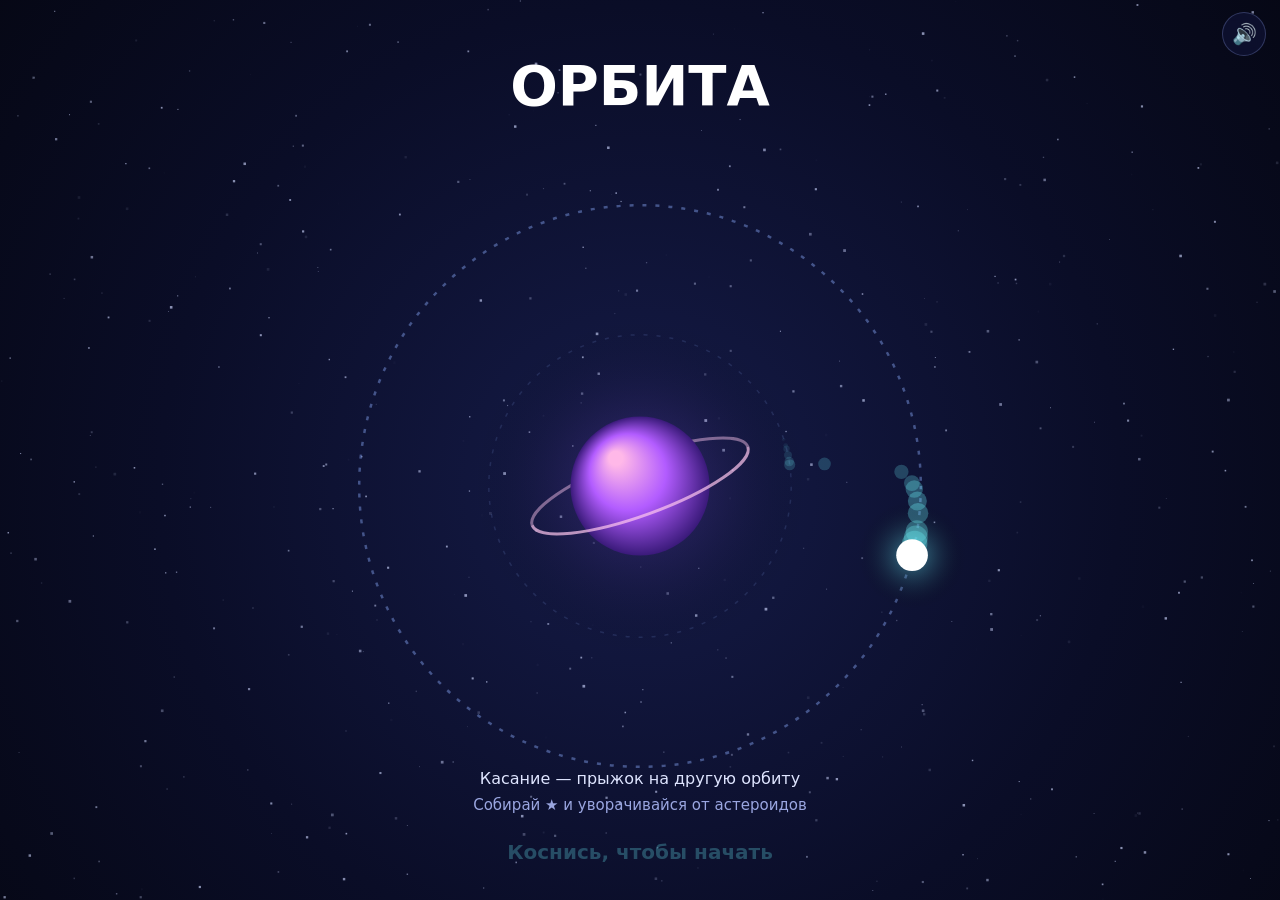
<file: index.html>
<!DOCTYPE html>
<html lang="ru">
<head>
<meta charset="utf-8">
<meta name="viewport" content="width=device-width,initial-scale=1,maximum-scale=1,user-scalable=no,viewport-fit=cover">
<meta name="apple-mobile-web-app-capable" content="yes">
<meta name="mobile-web-app-capable" content="yes">
<meta name="apple-mobile-web-app-status-bar-style" content="black-translucent">
<meta name="apple-mobile-web-app-title" content="Орбита">
<meta name="theme-color" content="#05060f">
<title>Орбита</title>
<style>
  html,body{margin:0;height:100%;background:#05060f;overflow:hidden;touch-action:none;
    -webkit-user-select:none;user-select:none;-webkit-touch-callout:none;-webkit-tap-highlight-color:transparent;
    font-family:-apple-system,BlinkMacSystemFont,"SF Pro Rounded",system-ui,sans-serif;color:#fff}
  canvas{position:fixed;inset:0;width:100%;height:100%;display:block}
  #safe{position:fixed;left:0;top:0;width:0;height:0;padding-top:env(safe-area-inset-top);visibility:hidden;pointer-events:none}
  #snd{position:fixed;right:calc(env(safe-area-inset-right) + 14px);top:calc(env(safe-area-inset-top) + 12px);
    width:44px;height:44px;border-radius:22px;border:1px solid rgba(160,180,255,.25);background:rgba(20,26,70,.45);
    color:#cfd8ff;font-size:20px;line-height:42px;text-align:center;padding:0;cursor:pointer;-webkit-backdrop-filter:blur(6px);backdrop-filter:blur(6px)}
</style>
</head>
<body>
<canvas id="c"></canvas>
<div id="safe"></div>
<button id="snd" aria-label="Звук">🔊</button>
<script>
(() => {
  const cv = document.getElementById('c'), ctx = cv.getContext('2d');
  const safeEl = document.getElementById('safe'), sndBtn = document.getElementById('snd');
  const TAU = Math.PI * 2;

  // ---------- layout ----------
  let W = 0, H = 0, cx = 0, cy = 0, R = [0, 0], PR = 8, SAFE = 0, M = 0, bgStars = [];
  function resize() {
    const dpr = Math.min(window.devicePixelRatio || 1, 3);
    W = window.innerWidth; H = window.innerHeight;
    cv.width = Math.round(W * dpr); cv.height = Math.round(H * dpr);
    ctx.setTransform(dpr, 0, 0, dpr, 0, 0);
    M = Math.min(W, H * 0.8);
    cx = W / 2; cy = H * 0.54;
    R = [M * 0.21, M * 0.39];
    PR = Math.max(6, M * 0.022);
    SAFE = parseFloat(getComputedStyle(safeEl).paddingTop) || 0;
    bgStars = [];
    const n = Math.round(W * H / 2400);
    for (let i = 0; i < n; i++) bgStars.push({ x: Math.random() * W, y: Math.random() * H, r: Math.random() * 1.1 + 0.3, p: Math.random() * TAU, s: 0.5 + Math.random() * 2 });
    if (state !== 'play') pR = R[pO];
  }

  // ---------- storage (optional) ----------
  function loadNum(k) { try { return +localStorage.getItem(k) || 0; } catch (e) { return 0; } }
  function saveNum(k, v) { try { localStorage.setItem(k, String(v)); } catch (e) {} }

  // ---------- sound ----------
  let ac = null, muted = loadNum('orbit_mute') === 1;
  function unlock() {
    try {
      if (!ac) { const A = window.AudioContext || window.webkitAudioContext; if (A) ac = new A(); }
      if (ac && ac.state === 'suspended') ac.resume().catch(() => {});
    } catch (e) { ac = null; }
  }
  function tone(f, d, type, v, f2) {
    if (!ac || muted) return;
    try {
      const t0 = ac.currentTime, o = ac.createOscillator(), g = ac.createGain();
      o.type = type || 'sine';
      o.frequency.setValueAtTime(f, t0);
      if (f2) o.frequency.exponentialRampToValueAtTime(f2, t0 + d);
      g.gain.setValueAtTime(v || 0.12, t0);
      g.gain.exponentialRampToValueAtTime(0.0001, t0 + d);
      o.connect(g); g.connect(ac.destination);
      o.start(t0); o.stop(t0 + d + 0.03);
    } catch (e) {}
  }
  function boom() {
    if (!ac || muted) return;
    try {
      const t0 = ac.currentTime, len = Math.floor(ac.sampleRate * 0.6);
      const buf = ac.createBuffer(1, len, ac.sampleRate), d = buf.getChannelData(0);
      for (let i = 0; i < len; i++) d[i] = (Math.random() * 2 - 1) * Math.pow(1 - i / len, 2);
      const src = ac.createBufferSource(), lp = ac.createBiquadFilter(), g = ac.createGain();
      src.buffer = buf; lp.type = 'lowpass'; lp.frequency.setValueAtTime(1400, t0); lp.frequency.exponentialRampToValueAtTime(120, t0 + 0.6);
      g.gain.setValueAtTime(0.35, t0);
      src.connect(lp); lp.connect(g); g.connect(ac.destination); src.start(t0);
    } catch (e) {}
    tone(200, 0.5, 'sawtooth', 0.08, 40);
  }
  function setSndIcon() { sndBtn.textContent = muted ? '🔇' : '🔊'; }
  setSndIcon();
  sndBtn.addEventListener('pointerdown', e => { e.stopPropagation(); });
  sndBtn.addEventListener('click', e => {
    e.stopPropagation(); unlock(); muted = !muted; saveNum('orbit_mute', muted ? 1 : 0); setSndIcon();
    if (!muted) tone(660, 0.08, 'triangle', 0.1);
  });

  // ---------- state ----------
  let state = 'menu', paused = false, best = loadNum('orbit_best');
  let t = 0, playT = 0, score = 0, mult = 1, lastStarT = -9;
  let w = 1.7, pA = -Math.PI / 2, pO = 1, pR = 0;
  let rocks = [], stars = [], parts = [], trail = [], floats = [];
  let rockT = 0, starT = 0, shake = 0, overT = 0, newBest = false, flash = 0, demoT = 0, pulse = 0;

  function reset() {
    score = 0; mult = 1; lastStarT = -9; playT = 0; w = 1.7;
    pA = -Math.PI / 2; pO = 1; pR = R[1];
    rocks = []; stars = []; parts = []; trail = []; floats = [];
    rockT = 1.0; starT = 0.3; newBest = false; paused = false; flash = 0;
  }

  const angDiff = (a, b) => { let d = Math.abs(a - b) % TAU; return d > Math.PI ? TAU - d : d; };
  const pos = (a, r) => [cx + Math.cos(a) * r, cy + Math.sin(a) * r];

  function spawnRock() {
    const wr = w * 0.55, rel = w + wr, minSep = 0.42 * rel + 0.38;
    for (let k = 0; k < 8; k++) {
      const o = Math.random() < 0.5 ? 0 : 1;
      const a = pA + Math.PI + (Math.random() * 2 - 1) * 0.7;
      let ok = true;
      for (const r of rocks) {
        const d = angDiff(r.a, a);
        if ((r.o !== o && d < minSep) || (r.o === o && d < 0.35)) { ok = false; break; }
      }
      if (!ok) continue;
      const n = 7 + (Math.random() * 4 | 0), verts = [];
      for (let i = 0; i < n; i++) verts.push(0.72 + Math.random() * 0.38);
      rocks.push({ o, a, size: PR * (1.1 + Math.random() * 0.5), verts, rot: Math.random() * TAU, vr: (Math.random() * 2 - 1) * 2.2, age: 0, life: (1.75 * Math.PI) / rel });
      return;
    }
  }
  function spawnStar() {
    for (let k = 0; k < 10; k++) {
      const o = Math.random() < 0.5 ? 0 : 1;
      const a = pA + Math.PI * (0.7 + Math.random() * 0.9);
      let ok = true;
      for (const r of rocks) if (r.o === o && angDiff(r.a, a) < 0.5) { ok = false; break; }
      if (ok) for (const s of stars) if (angDiff(s.a, a) < 0.5) { ok = false; break; }
      if (ok) { stars.push({ o, a, age: 0, ph: Math.random() * TAU }); return; }
    }
  }

  function burst(x, y, n, c, sp, sz) {
    for (let i = 0; i < n; i++) {
      const a = Math.random() * TAU, v = sp * (0.3 + Math.random() * 0.7);
      const life = 0.4 + Math.random() * 0.6;
      parts.push({ x, y, vx: Math.cos(a) * v, vy: Math.sin(a) * v, life, max: life, c, r: (sz || 2.2) * (0.5 + Math.random()) });
    }
  }

  function die(x, y) {
    state = 'over'; overT = t; shake = 14; flash = 1;
    burst(x, y, 46, '#7ff6ff', 280); burst(x, y, 22, '#ffffff', 180); burst(x, y, 16, '#ff7a8a', 220);
    boom();
    if (score > best) { best = score; saveNum('orbit_best', best); newBest = true; }
  }

  // ---------- update ----------
  function update(dt) {
    t += dt;
    shake = Math.max(0, shake - dt * 40);
    flash = Math.max(0, flash - dt * 2.5);
    pulse = Math.max(0, pulse - dt * 3);

    if (state === 'play' && !paused) {
      playT += dt;
      w = 1.7 + Math.min(1.6, playT * 0.018 + score * 0.025);
      pA += w * dt;
      const wr = w * 0.55;

      rockT -= dt;
      if (rockT <= 0) { spawnRock(); rockT = Math.max(0.42, 1.15 - score * 0.015 - playT * 0.006) * (0.7 + Math.random() * 0.6); }
      starT -= dt;
      if (starT <= 0 && stars.length < 2) { spawnStar(); starT = 0.9; }

      pR += (R[pO] - pR) * Math.min(1, dt * 16);
      const [px, py] = pos(pA, pR);

      for (let i = rocks.length - 1; i >= 0; i--) {
        const r = rocks[i];
        r.a -= wr * dt; r.rot += r.vr * dt; r.age += dt;
        if (r.age > r.life) { rocks.splice(i, 1); continue; }
        const al = Math.min(1, r.age / 0.35) * Math.min(1, (r.life - r.age) / 0.35);
        if (al > 0.6) {
          const [rx, ry] = pos(r.a, R[r.o]);
          if (Math.hypot(rx - px, ry - py) < PR * 0.85 + r.size * 0.78) { die(px, py); return; }
        }
      }
      for (let i = stars.length - 1; i >= 0; i--) {
        const s = stars[i]; s.age += dt;
        if (s.age > 9) { stars.splice(i, 1); continue; }
        const [sx, sy] = pos(s.a, R[s.o]);
        if (Math.hypot(sx - px, sy - py) < PR + PR * 1.3) {
          mult = (t - lastStarT < 2.2) ? Math.min(mult + 1, 5) : 1;
          lastStarT = t; score += mult; pulse = 1;
          stars.splice(i, 1);
          burst(sx, sy, 18, '#ffe08a', 170, 2);
          floats.push({ x: sx, y: sy, txt: '+' + mult, age: 0 });
          tone(780 + mult * 120, 0.14, 'sine', 0.13, 1300 + mult * 160);
          starT = Math.min(starT, 0.35);
        }
      }
      trail.push([px, py]); if (trail.length > 18) trail.shift();
    } else if (state === 'menu') {
      pA += 1.3 * dt;
      demoT -= dt; if (demoT <= 0) { pO = 1 - pO; demoT = 0.9 + Math.random() * 1.2; }
      pR += (R[pO] - pR) * Math.min(1, dt * 16);
      trail.push(pos(pA, pR)); if (trail.length > 18) trail.shift();
    } else if (state === 'over') {
      const wr = w * 0.55;
      for (const r of rocks) { r.a -= wr * dt * 0.12; r.rot += r.vr * dt * 0.2; }
      if (trail.length) trail.shift();
    }

    for (let i = parts.length - 1; i >= 0; i--) {
      const p = parts[i]; p.life -= dt;
      if (p.life <= 0) { parts.splice(i, 1); continue; }
      p.x += p.vx * dt; p.y += p.vy * dt; p.vx *= 1 - dt * 2.2; p.vy *= 1 - dt * 2.2;
    }
    for (let i = floats.length - 1; i >= 0; i--) { floats[i].age += dt; if (floats[i].age > 0.9) floats.splice(i, 1); }
  }

  // ---------- draw ----------
  function glow(x, y, r, c) {
    const g = ctx.createRadialGradient(x, y, 0, x, y, r);
    g.addColorStop(0, c); g.addColorStop(1, 'rgba(0,0,0,0)');
    ctx.fillStyle = g; ctx.beginPath(); ctx.arc(x, y, r, 0, TAU); ctx.fill();
  }
  function starPath(x, y, r, rot) {
    ctx.beginPath();
    for (let i = 0; i < 8; i++) { const a = rot + i * Math.PI / 4, rr = i % 2 ? r * 0.38 : r; ctx.lineTo(x + Math.cos(a) * rr, y + Math.sin(a) * rr); }
    ctx.closePath();
  }
  function text(s, x, y, size, color, weight, alpha) {
    ctx.globalAlpha = alpha == null ? 1 : alpha;
    ctx.font = (weight || 700) + ' ' + size + 'px -apple-system,BlinkMacSystemFont,system-ui,sans-serif';
    ctx.fillStyle = color; ctx.textAlign = 'center'; ctx.textBaseline = 'middle';
    ctx.fillText(s, x, y); ctx.globalAlpha = 1;
  }

  function draw() {
    const bg = ctx.createRadialGradient(cx, cy, 0, cx, cy, Math.max(W, H) * 0.75);
    bg.addColorStop(0, '#151b48'); bg.addColorStop(0.5, '#0a0d27'); bg.addColorStop(1, '#04050d');
    ctx.fillStyle = bg; ctx.fillRect(0, 0, W, H);

    ctx.save();
    if (shake > 0) ctx.translate((Math.random() * 2 - 1) * shake, (Math.random() * 2 - 1) * shake);

    ctx.fillStyle = '#cfd8ff';
    for (const s of bgStars) { ctx.globalAlpha = 0.3 + 0.35 * Math.sin(t * s.s + s.p); ctx.fillRect(s.x, s.y, s.r * 2, s.r * 2); }
    ctx.globalAlpha = 1;

    // orbits
    for (let i = 0; i < 2; i++) {
      ctx.beginPath(); ctx.arc(cx, cy, R[i], 0, TAU);
      const on = i === pO;
      ctx.strokeStyle = on ? 'rgba(140,175,255,0.42)' : 'rgba(140,175,255,0.15)';
      ctx.lineWidth = on ? 2.5 : 1.5;
      ctx.setLineDash([4, 9]); ctx.lineDashOffset = -t * 18 * (i ? 1 : -1);
      ctx.stroke();
    }
    ctx.setLineDash([]);

    // planet
    const pr = R[0] * 0.46, tilt = -0.35;
    glow(cx, cy, pr * 2.4, 'rgba(150,90,255,0.30)');
    ctx.lineWidth = 3; ctx.strokeStyle = 'rgba(255,200,240,0.45)';
    ctx.beginPath(); ctx.ellipse(cx, cy, pr * 1.65, pr * 0.42, tilt, Math.PI, TAU); ctx.stroke();
    const pg = ctx.createRadialGradient(cx - pr * 0.35, cy - pr * 0.4, pr * 0.1, cx, cy, pr);
    pg.addColorStop(0, '#ffb8e8'); pg.addColorStop(0.5, '#b25cff'); pg.addColorStop(1, '#3a1a7a');
    ctx.fillStyle = pg; ctx.beginPath(); ctx.arc(cx, cy, pr, 0, TAU); ctx.fill();
    ctx.strokeStyle = 'rgba(255,200,240,0.7)';
    ctx.beginPath(); ctx.ellipse(cx, cy, pr * 1.65, pr * 0.42, tilt, 0, Math.PI); ctx.stroke();

    // collectibles
    for (const s of stars) {
      const [x, y] = pos(s.a, R[s.o]);
      const al = Math.min(1, s.age / 0.3) * Math.min(1, (9 - s.age) / 0.5);
      const r = PR * 1.25 * (1 + 0.12 * Math.sin(t * 6 + s.ph));
      ctx.globalAlpha = al;
      glow(x, y, r * 3, 'rgba(255,214,110,0.45)');
      starPath(x, y, r, t * 1.5 + s.ph); ctx.fillStyle = '#ffe08a'; ctx.fill();
      ctx.globalAlpha = 1;
    }

    // rocks
    for (const r of rocks) {
      const [x, y] = pos(r.a, R[r.o]);
      const al = Math.min(1, r.age / 0.35) * Math.min(1, (r.life - r.age) / 0.35);
      ctx.globalAlpha = Math.max(0, al);
      glow(x, y, r.size * 2.4, 'rgba(255,80,100,0.28)');
      ctx.beginPath();
      const n = r.verts.length;
      for (let i = 0; i < n; i++) { const a = r.rot + i / n * TAU, rr = r.size * r.verts[i]; ctx.lineTo(x + Math.cos(a) * rr, y + Math.sin(a) * rr); }
      ctx.closePath();
      ctx.fillStyle = '#d93c55'; ctx.fill();
      ctx.lineWidth = 2; ctx.strokeStyle = '#ff9a8a'; ctx.stroke();
      ctx.globalAlpha = 1;
    }

    // player
    if (state !== 'over') {
      for (let i = 0; i < trail.length; i++) {
        const k = i / trail.length;
        ctx.globalAlpha = k * 0.45; ctx.fillStyle = '#6ff7ff';
        ctx.beginPath(); ctx.arc(trail[i][0], trail[i][1], PR * k * 0.9, 0, TAU); ctx.fill();
      }
      ctx.globalAlpha = 1;
      const [px, py] = pos(pA, pR);
      glow(px, py, PR * 3.4, 'rgba(110,245,255,0.5)');
      ctx.fillStyle = '#ffffff'; ctx.beginPath(); ctx.arc(px, py, PR, 0, TAU); ctx.fill();
    }

    // particles
    for (const p of parts) {
      ctx.globalAlpha = Math.max(0, p.life / p.max); ctx.fillStyle = p.c;
      ctx.beginPath(); ctx.arc(p.x, p.y, p.r, 0, TAU); ctx.fill();
    }
    ctx.globalAlpha = 1;
    for (const f of floats) text(f.txt, f.x, f.y - 14 - f.age * 40, 18 + PR, '#ffe08a', 800, 1 - f.age / 0.9);

    ctx.restore();

    if (flash > 0) { ctx.globalAlpha = flash * 0.5; ctx.fillStyle = '#fff'; ctx.fillRect(0, 0, W, H); ctx.globalAlpha = 1; }

    // HUD
    const topY = SAFE + 46;
    const below = Math.min(cy + R[1] + 52, H - 120);
    if (state === 'play') {
      text(String(score), cx, topY, 46 + pulse * 10, '#ffffff', 800);
      if (mult > 1 && t - lastStarT < 2.2) text('×' + mult + ' комбо', cx, topY + 38, 16, '#ffe08a', 700, Math.min(1, (2.2 - (t - lastStarT)) * 2));
      if (paused) {
        ctx.fillStyle = 'rgba(4,5,13,0.55)'; ctx.fillRect(0, 0, W, H);
        text('Пауза', cx, cy - 10, 34, '#fff', 800);
        text('Коснись, чтобы продолжить', cx, cy + 28, 16, '#b9c4ff', 500);
      }
    } else if (state === 'menu') {
      text('ОРБИТА', cx, topY + 44, Math.min(56, W * 0.14), '#ffffff', 900);
      if (best > 0) text('Рекорд: ' + best, cx, topY + 90, 16, '#b9c4ff', 600);
      text('Касание — прыжок на другую орбиту', cx, below, 16, '#dfe5ff', 500);
      text('Собирай ★ и уворачивайся от астероидов', cx, below + 26, 15, '#9aa6e0', 500);
      text('Коснись, чтобы начать', cx, below + 74, 20, '#6ff7ff', 700, 0.55 + 0.45 * Math.sin(t * 4));
    } else if (state === 'over') {
      ctx.fillStyle = 'rgba(4,5,13,0.45)'; ctx.fillRect(0, 0, W, H);
      text('Счёт', cx, topY + 10, 18, '#b9c4ff', 600);
      text(String(score), cx, topY + 70, 72, '#ffffff', 900);
      if (newBest) text('Новый рекорд!', cx, topY + 132, 22, '#ffe08a', 800, 0.7 + 0.3 * Math.sin(t * 6));
      else text('Рекорд: ' + best, cx, topY + 132, 18, '#b9c4ff', 600);
      if (t - overT > 0.6) text('Коснись, чтобы сыграть ещё', cx, below + 40, 19, '#6ff7ff', 700, 0.55 + 0.45 * Math.sin(t * 4));
    }
  }

  // ---------- input ----------
  function press() {
    unlock();
    if (state === 'menu') { reset(); state = 'play'; tone(520, 0.14, 'triangle', 0.12, 820); return; }
    if (state === 'over') { if (t - overT > 0.6) { reset(); state = 'play'; tone(520, 0.14, 'triangle', 0.12, 820); } return; }
    if (paused) { paused = false; return; }
    pO = 1 - pO;
    tone(pO ? 600 : 420, 0.07, 'triangle', 0.09);
    const [px, py] = pos(pA, pR);
    burst(px, py, 6, '#6ff7ff', 90, 1.6);
  }
  window.addEventListener('pointerdown', e => {
    if (e.target === sndBtn) return;
    e.preventDefault(); press();
  }, { passive: false });
  window.addEventListener('touchend', unlock, { passive: true });
  window.addEventListener('keydown', e => { if (e.code === 'Space' || e.code === 'Enter') { e.preventDefault(); press(); } });
  document.addEventListener('touchmove', e => e.preventDefault(), { passive: false });
  document.addEventListener('gesturestart', e => e.preventDefault());
  document.addEventListener('dblclick', e => e.preventDefault());
  document.addEventListener('visibilitychange', () => { if (document.hidden && state === 'play') paused = true; last = performance.now(); });
  window.addEventListener('blur', () => { if (state === 'play') paused = true; });
  window.addEventListener('resize', resize);

  // ---------- loop ----------
  let last = performance.now();
  function frame(now) {
    let dt = (now - last) / 1000; last = now;
    if (dt > 0.05) dt = 0.05; if (dt < 0) dt = 0;
    update(dt); draw();
    requestAnimationFrame(frame);
  }
  resize(); pR = R[pO];
  requestAnimationFrame(frame);
})();
</script>
</body>
</html>
</file>
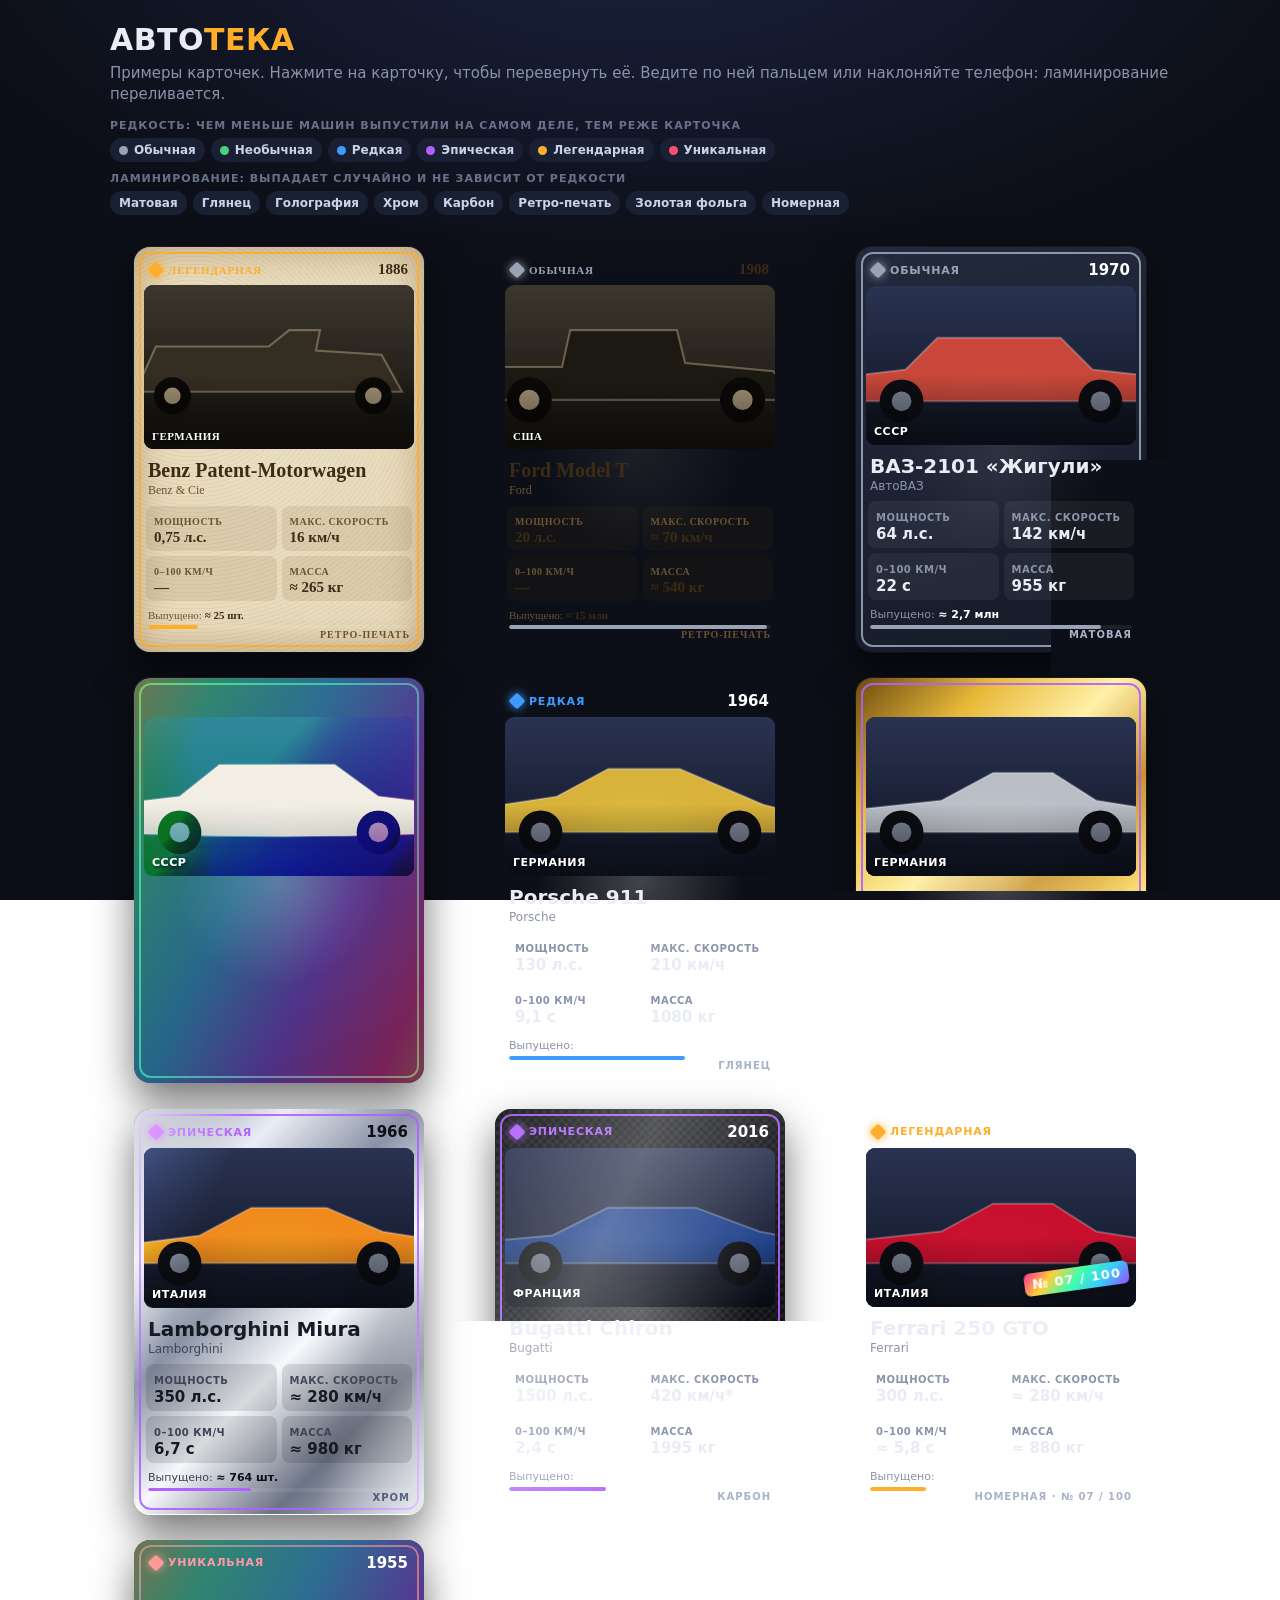
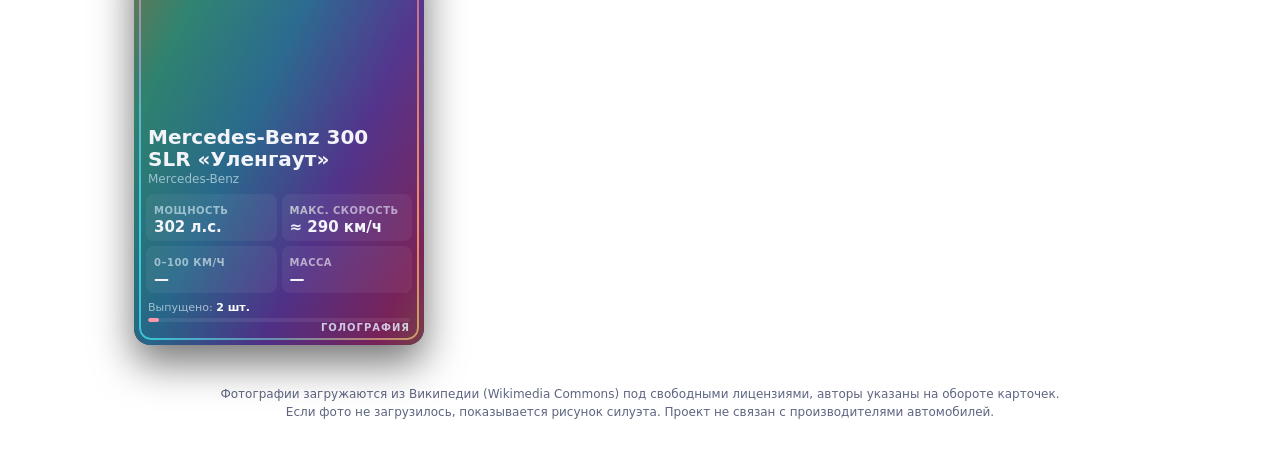
<file: avtoteka/index.html>
<!DOCTYPE html>
<html lang="ru">
<head>
<meta charset="utf-8">
<meta name="viewport" content="width=device-width,initial-scale=1,viewport-fit=cover">
<meta name="apple-mobile-web-app-capable" content="yes">
<meta name="apple-mobile-web-app-status-bar-style" content="black-translucent">
<meta name="apple-mobile-web-app-title" content="Автотека">
<meta name="theme-color" content="#0c0f17">
<title>Автотека — примеры карточек</title>
<style>
  :root { --bg:#0c0f17; --ink:#e9ecf5; --mut:#8b93ab; }
  * { box-sizing:border-box; }
  html,body { margin:0; background:radial-gradient(1200px 600px at 50% -10%, #1b2240 0%, var(--bg) 60%) fixed; color:var(--ink);
    font-family:-apple-system,BlinkMacSystemFont,"SF Pro Text",system-ui,sans-serif; -webkit-tap-highlight-color:transparent; }
  header { padding:calc(env(safe-area-inset-top) + 22px) 20px 8px; max-width:1100px; margin:0 auto; }
  h1 { margin:0; font-size:30px; font-weight:900; letter-spacing:.5px; }
  h1 span { color:#ffae2b; }
  .lead { color:var(--mut); margin:6px 0 14px; font-size:15px; line-height:1.4; }
  .chips { display:flex; flex-wrap:wrap; gap:6px; margin:6px 0; }
  .chip { font-size:12px; font-weight:700; padding:5px 9px; border-radius:20px; background:#1a2033; color:#cdd3e6; display:inline-flex; align-items:center; gap:6px; }
  .chip i { width:9px; height:9px; border-radius:50%; display:inline-block; }
  .lbl { font-size:11px; text-transform:uppercase; letter-spacing:1px; color:#69718a; font-weight:800; margin-top:10px; }
  #tilt { margin:14px 0 0; font:700 14px -apple-system,system-ui,sans-serif; color:#0c0f17; background:#38d1ff; border:0; border-radius:12px; padding:11px 16px; display:none; cursor:pointer; }
  main { display:grid; grid-template-columns:repeat(auto-fill, minmax(290px, 1fr)); gap:26px 18px; padding:18px 18px calc(env(safe-area-inset-bottom) + 40px); max-width:1100px; margin:0 auto; justify-items:center; }
  footer { color:#5d6580; font-size:12px; text-align:center; padding:0 20px 40px; line-height:1.5; }

  /* ---------- card ---------- */
  .card { --mx:.5; --my:.5; --rx:0deg; --ry:0deg; --rc:#9aa3b5; width:290px; aspect-ratio:63/88; perspective:900px; cursor:pointer; touch-action:pan-y; }
  .inner { position:relative; width:100%; height:100%; transform-style:preserve-3d; transition:transform .6s cubic-bezier(.2,.8,.2,1);
    transform:rotateX(var(--rx)) rotateY(var(--ry)); }
  .card.flipped .inner { transform:rotateX(var(--rx)) rotateY(calc(180deg + var(--ry))); }
  .face { position:absolute; inset:0; border-radius:16px; overflow:hidden; backface-visibility:hidden; -webkit-backface-visibility:hidden;
    box-shadow:0 18px 40px rgba(0,0,0,.55), 0 0 0 1px rgba(255,255,255,.06); }
  .back { transform:rotateY(180deg); }
  .frame { position:absolute; inset:0; padding:10px; display:flex; flex-direction:column; background:linear-gradient(160deg,#232a3d,#151a28); }
  .frame::before { content:""; position:absolute; inset:5px; border-radius:12px; border:2px solid var(--rc); opacity:.9; pointer-events:none; }
  .top { display:flex; align-items:center; gap:6px; font-size:11px; font-weight:800; text-transform:uppercase; letter-spacing:.8px; padding:4px 6px 7px; position:relative; z-index:2; }
  .gem { width:12px; height:12px; transform:rotate(45deg); background:var(--rc); box-shadow:0 0 10px var(--rc); border-radius:2px; }
  .rar { color:var(--rc); }
  .year { margin-left:auto; font-size:15px; letter-spacing:0; font-weight:900; color:#fff; }
  .photo { position:relative; height:44%; border-radius:9px; overflow:hidden; background:#0e1220; z-index:1; }
  .photo img, .photo svg { position:absolute; inset:0; width:100%; height:100%; object-fit:cover; }
  .photo img { opacity:0; transition:opacity .5s; }
  .photo img.ok { opacity:1; }
  .photo .shade { position:absolute; inset:0; background:linear-gradient(180deg,transparent 55%,rgba(0,0,0,.55)); }
  .photo .ctry { position:absolute; left:8px; bottom:7px; font-size:11px; font-weight:800; color:#fff; letter-spacing:.5px; text-transform:uppercase; text-shadow:0 1px 3px #000; }
  .name { font-size:20px; font-weight:900; line-height:1.1; margin:10px 4px 2px; position:relative; z-index:2; }
  .sub { font-size:12px; color:var(--mut); margin:0 4px 8px; position:relative; z-index:2; }
  .stats { display:grid; grid-template-columns:1fr 1fr; gap:5px; margin:0 2px; position:relative; z-index:2; }
  .st { background:rgba(255,255,255,.055); border-radius:8px; padding:5px 8px; }
  .st b { display:block; font-size:15px; font-weight:800; }
  .st small { font-size:10px; color:var(--mut); text-transform:uppercase; letter-spacing:.5px; font-weight:700; }
  .prod { margin:8px 4px 0; font-size:11px; color:var(--mut); position:relative; z-index:2; }
  .prod b { color:#fff; }
  .bar { height:4px; background:rgba(255,255,255,.08); border-radius:3px; margin-top:4px; overflow:hidden; }
  .bar i { display:block; height:100%; background:var(--rc); border-radius:3px; }
  .lam { margin-top:auto; font-size:10px; font-weight:800; text-transform:uppercase; letter-spacing:1px; color:#aab2c8; text-align:right; padding:0 4px 2px; position:relative; z-index:2; }
  .fx, .glare { position:absolute; inset:0; pointer-events:none; border-radius:16px; z-index:5; }
  .glare { background:radial-gradient(circle at calc(var(--mx)*100%) calc(var(--my)*100%), rgba(255,255,255,.22), transparent 42%); mix-blend-mode:overlay; }

  /* back */
  .back .frame { padding:18px 16px; gap:10px; }
  .back h3 { margin:2px 0 0; font-size:17px; font-weight:900; position:relative; z-index:2; }
  .back p { margin:0; font-size:13.5px; line-height:1.45; color:#d4d9e8; position:relative; z-index:2; }
  .back .kv { font-size:12px; color:var(--mut); line-height:1.6; position:relative; z-index:2; }
  .back .kv b { color:#fff; }
  .back .credit { margin-top:auto; font-size:10.5px; line-height:1.4; color:#6f7894; position:relative; z-index:2; word-break:break-word; }
  .back .credit a { color:#8fb6ff; }
  .back .hint { font-size:10px; color:#58607a; text-align:center; position:relative; z-index:2; }

  /* ---------- rarity ---------- */
  .r-common { --rc:#9aa3b5; } .r-uncommon { --rc:#4cd17a; } .r-rare { --rc:#3d9bff; }
  .r-epic { --rc:#b061ff; } .r-legend { --rc:#ffae2b; } .r-unique { --rc:#ff4f6d; }
  .r-unique .frame::before { border:2px solid transparent; background:conic-gradient(from var(--ang,0deg), #ff4f6d, #ffae2b, #ffe14d, #4cd17a, #38d1ff, #b061ff, #ff4f6d) border-box;
    -webkit-mask:linear-gradient(#000 0 0) padding-box, linear-gradient(#000 0 0); -webkit-mask-composite:xor; mask-composite:exclude; animation:spin 4s linear infinite; }
  @property --ang { syntax:'<angle>'; inherits:false; initial-value:0deg; }
  @keyframes spin { to { --ang:360deg; } }

  /* ---------- lamination ---------- */
  .l-matte .photo img { filter:saturate(.8) contrast(.95); }
  .l-matte .glare { opacity:.35; }
  .l-gloss .fx { background:radial-gradient(circle at calc(var(--mx)*100%) calc(var(--my)*100%), rgba(255,255,255,.55), transparent 38%),
      linear-gradient(115deg, transparent 35%, rgba(255,255,255,.18) 48%, transparent 60%); background-size:100% 100%, 250% 250%;
    background-position:0 0, calc(var(--mx)*100%) calc(var(--my)*100%); mix-blend-mode:soft-light; }
  .l-holo .fx, .l-num .fx { background:
      repeating-linear-gradient(115deg, #ff2d95 0%, #ffcf3a 6%, #3dffb0 12%, #38c8ff 18%, #9a4dff 24%, #ff2d95 30%),
      repeating-radial-gradient(circle at 30% 30%, rgba(255,255,255,.18) 0 1px, transparent 1px 7px);
    background-size:400% 400%, 100% 100%; background-position:calc(var(--mx)*100%) calc(var(--my)*100%), 0 0;
    mix-blend-mode:color-dodge; opacity:.42; }
  .l-holo .frame, .l-num .frame { background:linear-gradient(160deg,#2a2f4a,#161a2c); }
  .l-chrome .frame { background:linear-gradient(135deg,#7d8597 0%,#e9edf5 22%,#8a92a5 40%,#f6f8fc 58%,#6c7385 78%,#c9ced9 100%); color:#141821; }
  .l-chrome .sub, .l-chrome .st small, .l-chrome .prod, .l-chrome .lam { color:#3c4354; }
  .l-chrome .st { background:rgba(0,0,0,.12); } .l-chrome .year, .l-chrome .prod b { color:#0b0e14; }
  .l-chrome .photo img { filter:contrast(1.1) saturate(.75); }
  .l-chrome .fx { background:linear-gradient(110deg, transparent 20%, rgba(255,255,255,.85) 32%, transparent 42%, transparent 58%, rgba(255,255,255,.6) 66%, transparent 76%);
    background-size:300% 300%; background-position:calc(var(--mx)*100%) calc(var(--my)*100%); mix-blend-mode:overlay; }
  .l-carbon .frame { background:
      repeating-linear-gradient(45deg, rgba(255,255,255,.035) 0 3px, transparent 3px 6px),
      repeating-linear-gradient(-45deg, rgba(0,0,0,.35) 0 3px, transparent 3px 6px), #17191d; }
  .l-carbon .fx { background:linear-gradient(115deg, transparent 30%, rgba(255,255,255,.28) 45%, transparent 58%);
    background-size:300% 300%; background-position:calc(var(--mx)*100%) calc(var(--my)*100%); mix-blend-mode:screen; }
  .l-gold .frame { background:linear-gradient(135deg,#6b4a0e 0%,#e8b93a 20%,#fff1a8 38%,#c9922a 55%,#ffe27a 72%,#8a6214 100%); color:#2a1a00; }
  .l-gold .sub, .l-gold .st small, .l-gold .prod, .l-gold .lam { color:#5a3e08; }
  .l-gold .st { background:rgba(60,35,0,.16); } .l-gold .year, .l-gold .prod b { color:#2a1a00; }
  .l-gold .fx { background:
      radial-gradient(circle at calc(var(--mx)*100%) calc(var(--my)*100%), rgba(255,250,210,.8), transparent 35%),
      repeating-radial-gradient(circle at 70% 20%, rgba(255,240,170,.55) 0 1px, transparent 1px 5px);
    mix-blend-mode:overlay; }
  .l-retro .frame { background:#e9dcbd; color:#3b2a14; font-family:Georgia,"Times New Roman",serif; box-shadow:inset 0 0 40px rgba(110,70,20,.45); }
  .l-retro .frame::after { content:""; position:absolute; inset:0; background:repeating-radial-gradient(circle at 20% 30%, rgba(90,60,20,.06) 0 1px, transparent 1px 4px); pointer-events:none; }
  .l-retro .sub, .l-retro .st small, .l-retro .prod, .l-retro .lam, .l-retro .back p, .l-retro .kv { color:#6b5232; }
  .l-retro .st { background:rgba(90,60,20,.1); } .l-retro .year, .l-retro .prod b, .l-retro .kv b { color:#3b2a14; }
  .l-retro .photo img, .l-retro .photo svg { filter:sepia(.9) contrast(1.05) brightness(.92); }
  .l-retro .glare { opacity:.3; }
  .stamp { position:absolute; right:16px; top:39%; z-index:6; transform:rotate(-8deg); font:900 13px -apple-system,system-ui,sans-serif; letter-spacing:1px;
    padding:4px 8px; border-radius:6px; color:#fff; background:linear-gradient(135deg,#ff2d95,#ffcf3a,#3dffb0,#38c8ff,#9a4dff); box-shadow:0 2px 10px rgba(0,0,0,.5); }
</style>
</head>
<body>
<header>
  <h1>АВТО<span>ТЕКА</span></h1>
  <p class="lead">Примеры карточек. Нажмите на карточку, чтобы перевернуть её. Ведите по ней пальцем или наклоняйте телефон: ламинирование переливается.</p>
  <div class="lbl">Редкость: чем меньше машин выпустили на самом деле, тем реже карточка</div>
  <div class="chips">
    <span class="chip"><i style="background:#9aa3b5"></i>Обычная</span><span class="chip"><i style="background:#4cd17a"></i>Необычная</span>
    <span class="chip"><i style="background:#3d9bff"></i>Редкая</span><span class="chip"><i style="background:#b061ff"></i>Эпическая</span>
    <span class="chip"><i style="background:#ffae2b"></i>Легендарная</span><span class="chip"><i style="background:#ff4f6d"></i>Уникальная</span>
  </div>
  <div class="lbl">Ламинирование: выпадает случайно и не зависит от редкости</div>
  <div class="chips">
    <span class="chip">Матовая</span><span class="chip">Глянец</span><span class="chip">Голография</span><span class="chip">Хром</span>
    <span class="chip">Карбон</span><span class="chip">Ретро-печать</span><span class="chip">Золотая фольга</span><span class="chip">Номерная</span>
  </div>
  <button id="tilt">📱 Включить эффект наклона</button>
</header>
<main id="grid"></main>
<footer>Фотографии загружаются из Википедии (Wikimedia Commons) под свободными лицензиями, авторы указаны на обороте карточек.<br>Если фото не загрузилось, показывается рисунок силуэта. Проект не связан с производителями автомобилей.</footer>

<script>
(() => {
'use strict';
const RAR = { common:'Обычная', uncommon:'Необычная', rare:'Редкая', epic:'Эпическая', legend:'Легендарная', unique:'Уникальная' };
const LAM = { matte:'Матовая', gloss:'Глянец', holo:'Голография', chrome:'Хром', carbon:'Карбон', retro:'Ретро-печать', gold:'Золотая фольга', num:'Номерная' };
const CARS = [
  { name:'Benz Patent-Motorwagen', maker:'Benz & Cie', country:'Германия', year:1886, wiki:'Benz_Patent-Motorwagen', body:'veteran3', color:'#3a2a1c',
    rar:'legend', lam:'retro', hp:'0,75 л.с.', top:'16 км/ч', acc:'—', mass:'≈ 265 кг', prod:25, prodTxt:'≈ 25 шт.',
    fact:'Первый в мире серийный автомобиль с бензиновым двигателем. В 1888 году Берта Бенц тайком от мужа проехала на нём больше 100 км, а топливо (лигроин) покупала в аптеке.' },
  { name:'Ford Model T', maker:'Ford', country:'США', year:1908, wiki:'Ford_Model_T', body:'veteran', color:'#1b1b1b',
    rar:'common', lam:'retro', hp:'20 л.с.', top:'≈ 70 км/ч', acc:'—', mass:'≈ 540 кг', prod:15000000, prodTxt:'≈ 15 млн',
    fact:'Машина, которая посадила мир за руль. С 1913 года её собирали на конвейере: сборка одной машины сократилась с 12 часов до полутора.' },
  { name:'ВАЗ-2101 «Жигули»', maker:'АвтоВАЗ', country:'СССР', year:1970, wiki:'VAZ-2101', body:'sedan', color:'#c9473a',
    rar:'common', lam:'matte', hp:'64 л.с.', top:'142 км/ч', acc:'22 с', mass:'955 кг', prod:2700000, prodTxt:'≈ 2,7 млн',
    fact:'Легендарная «Копейка». Создана на основе Fiat 124 — «Автомобиля года» 1967-го, — но переделана под советские дороги и морозы: изменений набралось больше восьмисот.' },
  { name:'ГАЗ-21 «Волга»', maker:'ГАЗ', country:'СССР', year:1956, wiki:'GAZ-21', body:'sedan50', color:'#e8e2d0',
    rar:'uncommon', lam:'holo', hp:'70 л.с.', top:'130 км/ч', acc:'34 с', mass:'1460 кг', prod:639000, prodTxt:'≈ 639 тыс.',
    fact:'Символ советского достатка: купить её частнику было почти невозможно. На капоте ранних машин — фигурка прыгающего оленя.' },
  { name:'Porsche 911', maker:'Porsche', country:'Германия', year:1964, wiki:'Porsche_911_(classic)', body:'coupe911', color:'#d8b23a',
    rar:'rare', lam:'gloss', hp:'130 л.с.', top:'210 км/ч', acc:'9,1 с', mass:'1080 кг', prod:80000, prodTxt:'≈ 80 тыс. (1964–1973)',
    fact:'Сначала модель называлась 901, но Peugeot заявила права на трёхзначные названия с нулём посередине. Так появился «девятьсот одиннадцатый».' },
  { name:'Mercedes-Benz 300 SL', maker:'Mercedes-Benz', country:'Германия', year:1954, wiki:'Mercedes-Benz_300_SL', body:'coupe', color:'#b9bec6',
    rar:'epic', lam:'gold', hp:'215 л.с.', top:'до 260 км/ч', acc:'≈ 9 с', mass:'1295 кг', prod:1400, prodTxt:'≈ 1400 купе',
    fact:'Двери «крыло чайки» придумали не ради красоты: высокий трубчатый каркас не оставлял места для обычных дверей.' },
  { name:'Lamborghini Miura', maker:'Lamborghini', country:'Италия', year:1966, wiki:'Lamborghini_Miura', body:'mid', color:'#f08a1c',
    rar:'epic', lam:'chrome', hp:'350 л.с.', top:'≈ 280 км/ч', acc:'6,7 с', mass:'≈ 980 кг', prod:764, prodTxt:'≈ 764 шт.',
    fact:'Её часто называют первым суперкаром: V12 стоит поперёк прямо за спинами водителя и пассажира. Инженеры строили её по вечерам, втайне от Ферруччо Ламборгини.' },
  { name:'Bugatti Chiron', maker:'Bugatti', country:'Франция', year:2016, wiki:'Bugatti_Chiron', body:'hyper', color:'#1d3f8a',
    rar:'epic', lam:'carbon', hp:'1500 л.с.', top:'420 км/ч*', acc:'2,4 с', mass:'1995 кг', prod:500, prodTxt:'500 шт.',
    fact:'Двигатель W16 с четырьмя турбинами. В 2019 году доработанный Chiron первым из серийных машин превысил 300 миль в час — 490 км/ч. *Скорость ограничена электроникой.' },
  { name:'Ferrari 250 GTO', maker:'Ferrari', country:'Италия', year:1962, wiki:'Ferrari_250_GTO', body:'coupe', color:'#c8102e',
    rar:'legend', lam:'num', serial:'№ 07 / 100', hp:'300 л.с.', top:'≈ 280 км/ч', acc:'≈ 5,8 с', mass:'≈ 880 кг', prod:36, prodTxt:'36 шт.',
    fact:'Энцо Феррари лично одобрял каждого покупателя. Сегодня это одна из самых дорогих машин в мире: в 2018 году экземпляр ушёл с аукциона за 48 млн долларов.' },
  { name:'Mercedes-Benz 300 SLR «Уленгаут»', maker:'Mercedes-Benz', country:'Германия', year:1955, wiki:'Mercedes-Benz_300_SLR', body:'coupe', color:'#c3c7cd',
    rar:'unique', lam:'holo', hp:'302 л.с.', top:'≈ 290 км/ч', acc:'—', mass:'—', prod:2, prodTxt:'2 шт.',
    fact:'Гоночная машина с крышей, построенная для дорог. Главный инженер Рудольф Уленгаут ездил на ней на работу. В 2022 году её продали за 135 млн евро — дороже любого автомобиля в истории.' },
];

// ---------- silhouettes (fallback art) ----------
const BODY = {
  veteran3:'M30 52 L40 30 L95 30 L105 22 L120 22 L118 32 L150 34 L160 52 Z',
  veteran:'M22 56 L28 40 L62 40 L66 22 L118 22 L122 38 L165 42 L176 56 Z',
  sedan:'M14 58 L18 46 L52 42 L68 26 L130 26 L146 42 L182 46 L186 58 Z',
  sedan50:'M12 58 L16 44 L50 40 L70 24 L128 24 L150 40 L184 44 L188 58 Q100 62 12 58 Z',
  coupe911:'M14 58 L18 46 L58 40 L84 26 L120 26 L162 44 L186 50 L186 58 Z',
  coupe:'M10 58 L14 48 L70 42 L96 28 L126 28 L148 42 L186 48 L190 58 Z',
  mid:'M10 58 L12 50 L60 44 L86 30 L124 30 L152 42 L190 48 L190 58 Z',
  hyper:'M8 58 L12 48 L56 44 L84 30 L128 30 L160 42 L192 48 L192 58 Z',
};
const WHEELS = { veteran3:[[48,54,9],[146,54,9]], veteran:[[46,56,11],[150,56,11]] };
function silhouette(c) {
  const w = WHEELS[c.body] || [[50,58,11],[150,58,11]];
  const wheels = w.map(([x,y,r]) => `<circle cx="${x}" cy="${y}" r="${r}" fill="#0b0d12"/><circle cx="${x}" cy="${y}" r="${r*.45}" fill="#7d8597"/>`).join('');
  return `<svg viewBox="0 0 200 80" preserveAspectRatio="xMidYMid slice" xmlns="http://www.w3.org/2000/svg">
    <defs><linearGradient id="g${c.year}${c.body}" x1="0" y1="0" x2="0" y2="1"><stop offset="0" stop-color="#2a3352"/><stop offset="1" stop-color="#0e1220"/></linearGradient></defs>
    <rect width="200" height="80" fill="url(#g${c.year}${c.body})"/><rect y="66" width="200" height="14" fill="#141a2b"/>
    <path d="${BODY[c.body]}" fill="${c.color}" stroke="rgba(255,255,255,.25)" stroke-width="1"/>${wheels}</svg>`;
}

// ---------- photos from Wikipedia / Commons ----------
const cache = {};
async function loadPhoto(c, imgEl, creditEl) {
  try {
    const r = await fetch('https://en.wikipedia.org/api/rest_v1/page/summary/' + encodeURIComponent(c.wiki) + '?redirect=true');
    if (!r.ok) throw 0;
    const j = await r.json();
    let src = (j.thumbnail && j.thumbnail.source) || '';
    if (!src || src.includes('/wikipedia/en/')) throw 0;               // only free Commons images
    src = src.replace(/\/(\d+)px-/, '/800px-');
    const m = src.match(/\/commons\/thumb\/[0-9a-f]\/[0-9a-f]{2}\/([^/]+)\//) || src.match(/\/commons\/[0-9a-f]\/[0-9a-f]{2}\/([^/]+)$/);
    imgEl.onload = () => imgEl.classList.add('ok');
    imgEl.onerror = () => { if (/\/800px-/.test(imgEl.src) && j.thumbnail) imgEl.src = j.thumbnail.source; };
    imgEl.src = src;
    if (m) {
      const file = decodeURIComponent(m[1]);
      const page = 'https://commons.wikimedia.org/wiki/File:' + encodeURIComponent(file);
      creditEl.innerHTML = 'Фото: Wikimedia Commons, <a href="' + page + '" target="_blank" rel="noopener">страница файла</a>';
      const q = await fetch('https://commons.wikimedia.org/w/api.php?action=query&format=json&origin=*&prop=imageinfo&iiprop=extmetadata&titles=File:' + encodeURIComponent(file));
      const qj = await q.json(); const pg = Object.values(qj.query.pages)[0];
      const md = pg.imageinfo && pg.imageinfo[0].extmetadata;
      if (md) {
        const strip = s => (s || '').replace(/<[^>]*>/g, '').trim().slice(0, 80);
        const who = strip(md.Artist && md.Artist.value), lic = strip(md.LicenseShortName && md.LicenseShortName.value);
        creditEl.innerHTML = 'Фото: ' + (who || 'автор не указан') + (lic ? ', ' + lic : '') + ' · <a href="' + page + '" target="_blank" rel="noopener">Wikimedia Commons</a>';
      }
    }
  } catch (e) { /* keep silhouette */ }
}

// ---------- build cards ----------
const grid = document.getElementById('grid');
const maxLog = Math.log10(20000000);
for (const c of CARS) {
  const el = document.createElement('div');
  el.className = 'card r-' + c.rar + ' l-' + c.lam;
  const pct = Math.max(3, Math.log10(c.prod) / maxLog * 100);
  el.innerHTML = `
  <div class="inner">
    <div class="face front"><div class="frame">
      <div class="top"><span class="gem"></span><span class="rar">${RAR[c.rar]}</span><span class="year">${c.year}</span></div>
      <div class="photo">${silhouette(c)}<img alt=""><div class="shade"></div><span class="ctry">${c.country}</span></div>
      <div class="name">${c.name}</div>
      <div class="sub">${c.maker}</div>
      <div class="stats">
        <div class="st"><small>Мощность</small><b>${c.hp}</b></div><div class="st"><small>Макс. скорость</small><b>${c.top}</b></div>
        <div class="st"><small>0–100 км/ч</small><b>${c.acc}</b></div><div class="st"><small>Масса</small><b>${c.mass}</b></div>
      </div>
      <div class="prod">Выпущено: <b>${c.prodTxt}</b><div class="bar"><i style="width:${pct}%"></i></div></div>
      <div class="lam">${LAM[c.lam]}${c.serial ? ' · ' + c.serial : ''}</div>
    </div>${c.serial ? `<div class="stamp">${c.serial}</div>` : ''}<div class="fx"></div><div class="glare"></div></div>
    <div class="face back"><div class="frame">
      <div class="top"><span class="gem"></span><span class="rar">${RAR[c.rar]}</span><span class="year">${c.year}</span></div>
      <h3>${c.name}</h3>
      <p>${c.fact}</p>
      <div class="kv">Страна: <b>${c.country}</b><br>Производитель: <b>${c.maker}</b><br>Тираж: <b>${c.prodTxt}</b><br>Ламинирование: <b>${LAM[c.lam]}</b></div>
      <div class="credit">Фото не загрузилось: показан рисунок.</div>
      <div class="hint">Нажмите, чтобы перевернуть</div>
    </div><div class="fx"></div><div class="glare"></div></div>
  </div>`;
  grid.appendChild(el);
  loadPhoto(c, el.querySelector('img'), el.querySelector('.credit'));

  // pointer tilt
  const set = (mx, my) => {
    el.style.setProperty('--mx', mx.toFixed(3)); el.style.setProperty('--my', my.toFixed(3));
    el.style.setProperty('--ry', ((mx - .5) * 18).toFixed(2) + 'deg'); el.style.setProperty('--rx', ((.5 - my) * 14).toFixed(2) + 'deg');
  };
  el.addEventListener('pointermove', e => { const r = el.getBoundingClientRect(); set((e.clientX - r.left) / r.width, (e.clientY - r.top) / r.height); el.dataset.p = '1'; });
  el.addEventListener('pointerleave', () => { delete el.dataset.p; set(.5, .5); });
  el.addEventListener('click', e => { if (e.target.closest('a')) return; el.classList.toggle('flipped'); });
}

// ---------- device tilt ----------
const btn = document.getElementById('tilt');
function onOrient(e) {
  const g = Math.max(-35, Math.min(35, e.gamma || 0)), b = Math.max(10, Math.min(80, e.beta || 45));
  const mx = (g + 35) / 70, my = (b - 10) / 70;
  for (const el of grid.children) {
    if (el.dataset.p) continue;
    el.style.setProperty('--mx', mx.toFixed(3)); el.style.setProperty('--my', my.toFixed(3));
    el.style.setProperty('--ry', ((mx - .5) * 16).toFixed(2) + 'deg'); el.style.setProperty('--rx', ((.5 - my) * 10).toFixed(2) + 'deg');
  }
}
if (window.DeviceOrientationEvent) {
  if (typeof DeviceOrientationEvent.requestPermission === 'function') {
    btn.style.display = 'inline-block';
    btn.addEventListener('click', async () => {
      try { const p = await DeviceOrientationEvent.requestPermission(); if (p === 'granted') { window.addEventListener('deviceorientation', onOrient); btn.style.display = 'none'; } }
      catch (e) { btn.textContent = 'Наклон недоступен — водите пальцем по карточке'; }
    });
  } else window.addEventListener('deviceorientation', onOrient);
}
})();
</script>
</body>
</html>
</file>
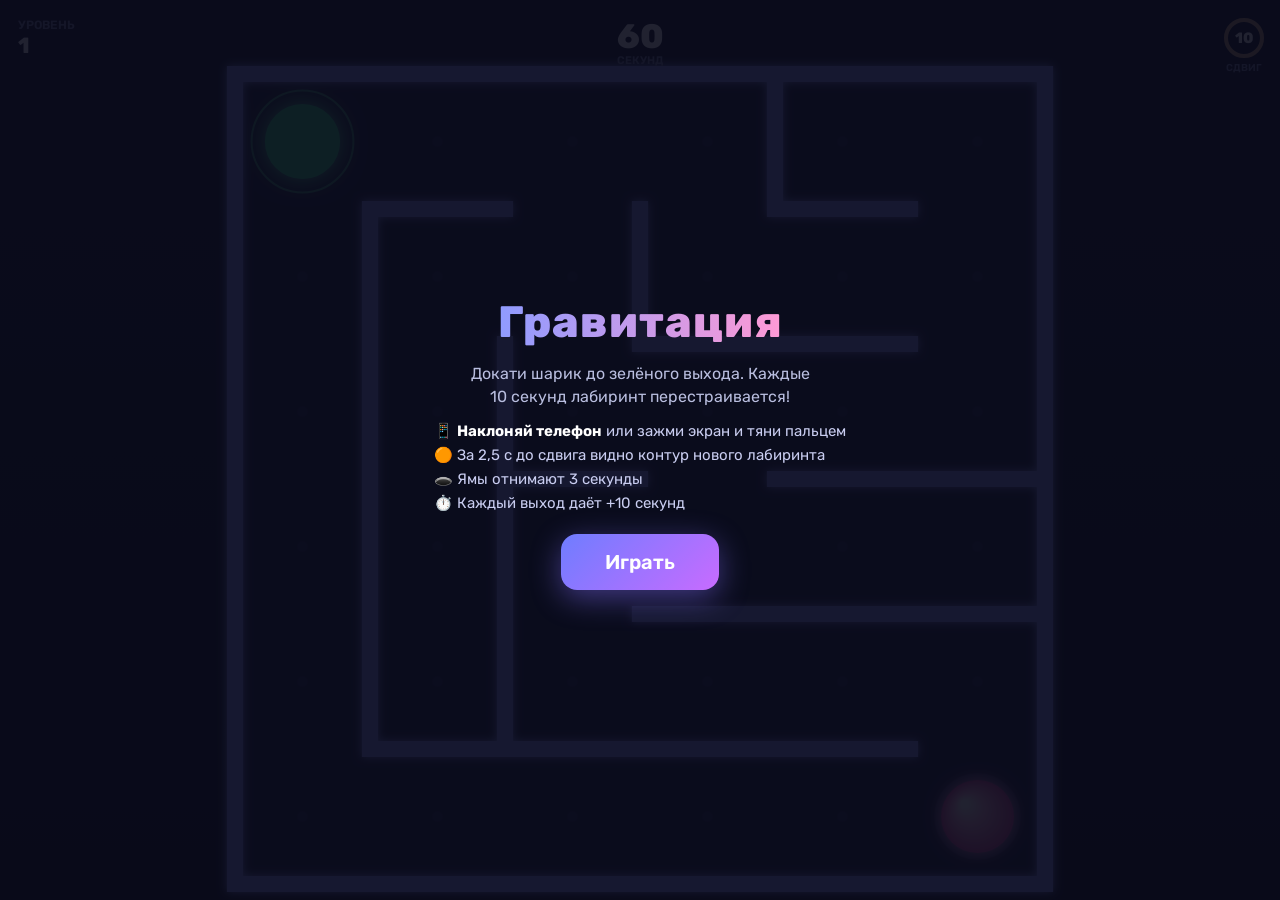
<file: gravity/index.html>
<!DOCTYPE html>
<html lang="ru">
<head>
<meta charset="utf-8">
<meta name="viewport" content="width=device-width,initial-scale=1,maximum-scale=1,user-scalable=no">
<title>Гравитация — лабиринт</title>
<link href="https://fonts.googleapis.com/css2?family=Rubik:wght@400;600;800&display=swap" rel="stylesheet">
<style>
  html,body{margin:0;height:100%;background:#0d0f1f;color:#eef0ff;font-family:Rubik,system-ui,sans-serif;overflow:hidden;touch-action:none;user-select:none;-webkit-user-select:none;-webkit-tap-highlight-color:transparent}
  canvas{display:block;position:fixed;inset:0;width:100%;height:100%}
  .ov{position:fixed;inset:0;display:flex;flex-direction:column;align-items:center;justify-content:center;gap:14px;background:rgba(9,11,26,.9);text-align:center;padding:28px;box-sizing:border-box}
  .ov.hidden{display:none}
  h1{margin:0;font-size:44px;font-weight:800;letter-spacing:1px;background:linear-gradient(90deg,#8f9bff,#ff9ad5);-webkit-background-clip:text;background-clip:text;color:transparent}
  p{margin:0;max-width:340px;line-height:1.45;color:#b9bedf;font-size:16px}
  .big{font-size:64px;font-weight:800;color:#fff;line-height:1}
  button{font:inherit;font-size:20px;font-weight:600;border:0;border-radius:16px;padding:16px 44px;background:linear-gradient(135deg,#6f7dff,#c86bff);color:#fff;box-shadow:0 8px 30px rgba(130,110,255,.45);cursor:pointer;margin-top:8px}
  button:active{transform:scale(.97)}
  .muted{font-size:14px;color:#7d83ad}
  .rules{display:flex;flex-direction:column;gap:6px;font-size:15px;color:#c9cdf0;text-align:left}
  .rules span b{color:#fff}
</style>
</head>
<body>
<canvas id="c"></canvas>

<div class="ov" id="menu">
  <h1>Гравитация</h1>
  <p>Докати шарик до зелёного выхода. Каждые 10 секунд лабиринт перестраивается!</p>
  <div class="rules">
    <span>📱 <b>Наклоняй телефон</b> или зажми экран и тяни пальцем</span>
    <span>🟠 За 2,5 с до сдвига видно контур нового лабиринта</span>
    <span>🕳️ Ямы отнимают 3 секунды</span>
    <span>⏱️ Каждый выход даёт +10 секунд</span>
  </div>
  <button id="play">Играть</button>
  <div class="muted" id="bestMenu"></div>
</div>

<div class="ov hidden" id="over">
  <p>Время вышло</p>
  <div class="big" id="finalScore">0</div>
  <p id="overText">выходов пройдено</p>
  <button id="again">Ещё раз</button>
  <div class="muted" id="bestOver"></div>
</div>

<script>
(() => {
  const cv = document.getElementById('c'), ctx = cv.getContext('2d');
  const $ = id => document.getElementById(id);

  // ---------- constants (in cell units) ----------
  const T = 0.12;          // wall thickness
  const BR = 0.27;         // ball radius
  const ACC = 20;          // max acceleration, cells/s^2
  const VMAX = 9;          // max speed
  const DAMP = 1.3;        // damping
  const BOUNCE = 0.35;
  const SHIFT = 10;        // seconds between maze shifts
  const PREVIEW = 2.5;
  const START_TIME = 60, BONUS = 10, HOLE_PENALTY = 3;
  const HUD = 70;

  // ---------- state ----------
  let W = 0, H = 0, DPR = 1, cell = 30, ox = 0, oy = 0;
  let C = 6, R = 10, maze, nextMaze, rects = [], nextRects = [], holes = [];
  let goal = {c: 0, r: 0}, start = {c: 0, r: 0};
  let ball = {x: .5, y: .5, vx: 0, vy: 0}, trail = [];
  let shiftT = SHIFT, timeLeft = START_TIME, score = 0, level = 1;
  let state = 'menu', flash = 0, falling = 0, fallAt = null, playTime = 0, hitCooldown = 0;
  let popups = [];
  let best = 0;
  try { best = +localStorage.getItem('gravity-best') || 0; } catch (e) {}

  const rnd = n => Math.floor(Math.random() * n);
  const clamp = (v, a, b) => v < a ? a : v > b ? b : v;
  const idx = (c, r) => r * C + c;
  const pop4 = b => (b & 1) + (b >> 1 & 1) + (b >> 2 & 1) + (b >> 3 & 1);

  // ---------- sound ----------
  let AC = null;
  function beep(f, dur, type = 'sine', vol = .15, f2 = null) {
    if (!AC) return;
    try {
      const o = AC.createOscillator(), g = AC.createGain(), t = AC.currentTime;
      o.type = type; o.frequency.setValueAtTime(f, t);
      if (f2) o.frequency.exponentialRampToValueAtTime(f2, t + dur);
      g.gain.setValueAtTime(vol, t); g.gain.exponentialRampToValueAtTime(.0001, t + dur);
      o.connect(g); g.connect(AC.destination); o.start(t); o.stop(t + dur);
    } catch (e) {}
  }
  const buzz = ms => { try { navigator.vibrate && navigator.vibrate(ms); } catch (e) {} };

  // ---------- maze ----------
  // bits: N=1 E=2 S=4 W=8 (wall present)
  const DIRS = [[0, -1, 1, 4], [1, 0, 2, 8], [0, 1, 4, 1], [-1, 0, 8, 2]];
  function genMaze() {
    const g = new Uint8Array(C * R).fill(15), vis = new Uint8Array(C * R);
    const sc = rnd(C), sr = rnd(R); vis[idx(sc, sr)] = 1;
    const st = [[sc, sr]];
    while (st.length) {
      const [x, y] = st[st.length - 1];
      const opts = DIRS.filter(([dx, dy]) => {
        const nx = x + dx, ny = y + dy;
        return nx >= 0 && ny >= 0 && nx < C && ny < R && !vis[idx(nx, ny)];
      });
      if (!opts.length) { st.pop(); continue; }
      const [dx, dy, a, b] = opts[rnd(opts.length)];
      const nx = x + dx, ny = y + dy;
      g[idx(x, y)] &= ~a; g[idx(nx, ny)] &= ~b; vis[idx(nx, ny)] = 1;
      st.push([nx, ny]);
    }
    // a few loops so it's less claustrophobic
    const extra = Math.floor(C * R * 0.07);
    for (let k = 0; k < extra; k++) {
      const x = rnd(C), y = rnd(R), [dx, dy, a, b] = DIRS[rnd(4)];
      const nx = x + dx, ny = y + dy;
      if (nx < 0 || ny < 0 || nx >= C || ny >= R) continue;
      g[idx(x, y)] &= ~a; g[idx(nx, ny)] &= ~b;
    }
    return g;
  }
  function buildRects(m) {
    const out = [];
    for (let r = 0; r < R; r++) for (let c = 0; c < C; c++) {
      const w = m[idx(c, r)];
      if (w & 1) out.push([c - T / 2, r - T / 2, 1 + T, T]);
      if (w & 8) out.push([c - T / 2, r - T / 2, T, 1 + T]);
      if (r === R - 1 && (w & 4)) out.push([c - T / 2, r + 1 - T / 2, 1 + T, T]);
      if (c === C - 1 && (w & 2)) out.push([c + 1 - T / 2, r - T / 2, T, 1 + T]);
    }
    return out;
  }
  function ballCell() { return {c: clamp(Math.floor(ball.x), 0, C - 1), r: clamp(Math.floor(ball.y), 0, R - 1)}; }
  function placeHoles(m) {
    if (level < 2) return [];
    const n = Math.min(level - 1, 6);
    const bc = ballCell(), list = [];
    for (let r = 0; r < R; r++) for (let c = 0; c < C; c++) {
      if (pop4(m[idx(c, r)]) !== 3) continue;               // dead ends only: never blocks the path
      if (Math.abs(c - bc.c) + Math.abs(r - bc.r) <= 1) continue;
      if ((c === goal.c && r === goal.r) || (c === start.c && r === start.r)) continue;
      list.push({c, r});
    }
    for (let i = list.length - 1; i > 0; i--) { const j = rnd(i + 1); [list[i], list[j]] = [list[j], list[i]]; }
    return list.slice(0, n);
  }

  // ---------- layout ----------
  function resize() {
    DPR = Math.min(window.devicePixelRatio || 1, 2);
    W = window.innerWidth; H = window.innerHeight;
    cv.width = W * DPR; cv.height = H * DPR;
    layout();
  }
  function layout() {
    const aw = W - 24, ah = H - HUD - 20;
    cell = Math.min(aw / C, ah / R);
    ox = (W - cell * C) / 2;
    oy = HUD + (ah - cell * R) / 2 + 4;
  }
  function newLevel() {
    C = Math.min(12, 5 + Math.ceil(level / 2));
    const aspect = (H - HUD - 20) / (W - 24);
    R = clamp(Math.round(C * aspect), C, C * 2);
    const corners = [[0, 0], [C - 1, 0], [0, R - 1], [C - 1, R - 1]];
    const k = rnd(4);
    start = {c: corners[k][0], r: corners[k][1]};
    goal = {c: corners[3 - k][0], r: corners[3 - k][1]};
    ball = {x: start.c + .5, y: start.r + .5, vx: 0, vy: 0};
    trail = [];
    maze = genMaze(); rects = buildRects(maze);
    nextMaze = genMaze(); nextRects = buildRects(nextMaze);
    holes = placeHoles(maze);
    shiftT = SHIFT; falling = 0;
    layout();
  }
  function snapBall() {
    const {c, r} = ballCell(), w = maze[idx(c, r)], lo = T / 2 + BR;
    if (w & 8) ball.x = Math.max(ball.x, c + lo);
    if (w & 2) ball.x = Math.min(ball.x, c + 1 - lo);
    if (w & 1) ball.y = Math.max(ball.y, r + lo);
    if (w & 4) ball.y = Math.min(ball.y, r + 1 - lo);
  }
  function doShift() {
    maze = nextMaze; rects = nextRects;
    snapBall();
    holes = placeHoles(maze);
    nextMaze = genMaze(); nextRects = buildRects(nextMaze);
    shiftT = SHIFT; flash = 1;
    beep(220, .35, 'triangle', .12, 660); buzz(30);
  }

  // ---------- input ----------
  const raw = {g: 0, b: 0}; let tiltOk = false, calib = null;
  addEventListener('deviceorientation', e => {
    if (e.gamma == null || e.beta == null) return;
    raw.g = e.gamma; raw.b = e.beta; tiltOk = true;
  });
  function tiltVec() {
    if (!tiltOk) return null;
    if (!calib) calib = {g: raw.g, b: raw.b};
    const g = raw.g - calib.g, b = raw.b - calib.b;
    const ang = (screen.orientation && screen.orientation.angle) || window.orientation || 0;
    let x, y;
    if (ang === 90) { x = b; y = -g; }
    else if (ang === -90 || ang === 270) { x = -b; y = g; }
    else if (ang === 180) { x = -g; y = -b; }
    else { x = g; y = b; }
    return {x: clamp(x / 22, -1, 1), y: clamp(y / 22, -1, 1)};
  }
  const touch = {on: false, sx: 0, sy: 0, x: 0, y: 0, id: null};
  cv.addEventListener('pointerdown', e => { touch.on = true; touch.id = e.pointerId; touch.sx = touch.x = e.clientX; touch.sy = touch.y = e.clientY; try { cv.setPointerCapture(e.pointerId); } catch (_) {} });
  cv.addEventListener('pointermove', e => { if (touch.on && e.pointerId === touch.id) { touch.x = e.clientX; touch.y = e.clientY; } });
  const up = e => { if (e.pointerId === touch.id) touch.on = false; };
  cv.addEventListener('pointerup', up); cv.addEventListener('pointercancel', up);
  const keys = new Set();
  addEventListener('keydown', e => keys.add(e.key.toLowerCase()));
  addEventListener('keyup', e => keys.delete(e.key.toLowerCase()));
  const TR = 70; // px for full touch tilt
  function input() {
    if (touch.on) {
      let dx = (touch.x - touch.sx) / TR, dy = (touch.y - touch.sy) / TR;
      const l = Math.hypot(dx, dy); if (l > 1) { dx /= l; dy /= l; }
      return {x: dx, y: dy};
    }
    const k = {x: 0, y: 0};
    if (keys.has('arrowleft') || keys.has('a') || keys.has('ф')) k.x -= 1;
    if (keys.has('arrowright') || keys.has('d') || keys.has('в')) k.x += 1;
    if (keys.has('arrowup') || keys.has('w') || keys.has('ц')) k.y -= 1;
    if (keys.has('arrowdown') || keys.has('s') || keys.has('ы')) k.y += 1;
    if (k.x || k.y) return k;
    return tiltVec() || {x: 0, y: 0};
  }

  // ---------- physics ----------
  function collide() {
    for (let i = 0; i < rects.length; i++) {
      const [rx, ry, rw, rh] = rects[i];
      if (ball.x + BR < rx || ball.x - BR > rx + rw || ball.y + BR < ry || ball.y - BR > ry + rh) continue;
      const cx = clamp(ball.x, rx, rx + rw), cy = clamp(ball.y, ry, ry + rh);
      let dx = ball.x - cx, dy = ball.y - cy, d = Math.hypot(dx, dy), nx, ny, pen;
      if (d < 1e-6) { // centre inside wall: push out along the shallow axis
        const mx = ball.x - (rx + rw / 2), my = ball.y - (ry + rh / 2);
        if (rw / 2 - Math.abs(mx) < rh / 2 - Math.abs(my)) { nx = Math.sign(mx) || 1; ny = 0; pen = rw / 2 - Math.abs(mx) + BR; }
        else { nx = 0; ny = Math.sign(my) || 1; pen = rh / 2 - Math.abs(my) + BR; }
      } else {
        if (d >= BR) continue;
        nx = dx / d; ny = dy / d; pen = BR - d;
      }
      ball.x += nx * pen; ball.y += ny * pen;
      const vn = ball.vx * nx + ball.vy * ny;
      if (vn < 0) {
        ball.vx -= (1 + BOUNCE) * vn * nx; ball.vy -= (1 + BOUNCE) * vn * ny;
        if (-vn > 2.5 && hitCooldown <= 0) { beep(140 + Math.min(-vn, 9) * 20, .06, 'square', .04); buzz(8); hitCooldown = .08; }
      }
    }
  }

  function update(dt) {
    if (state !== 'play') return;
    playTime += dt; hitCooldown -= dt;
    timeLeft -= dt;
    if (timeLeft <= 0) { timeLeft = 0; gameOver(); return; }
    shiftT -= dt; if (shiftT <= 0) doShift();
    flash = Math.max(0, flash - dt * 2.5);
    popups.forEach(p => p.t -= dt); popups = popups.filter(p => p.t > 0);

    if (falling > 0) {
      falling -= dt;
      if (falling <= 0) { ball = {x: start.c + .5, y: start.r + .5, vx: 0, vy: 0}; trail = []; snapBall(); }
      return;
    }

    const a = input();
    ball.vx += a.x * ACC * dt; ball.vy += a.y * ACC * dt;
    const damp = Math.exp(-DAMP * dt); ball.vx *= damp; ball.vy *= damp;
    // gentle pull toward goal / holes when close
    const pull = (cx, cy, s) => {
      const dx = cx - ball.x, dy = cy - ball.y, d = Math.hypot(dx, dy);
      if (d < .5 && d > 1e-4) { ball.vx += dx / d * s * dt; ball.vy += dy / d * s * dt; }
      return d;
    };
    let sp = Math.hypot(ball.vx, ball.vy);
    if (sp > VMAX) { ball.vx *= VMAX / sp; ball.vy *= VMAX / sp; sp = VMAX; }
    const steps = Math.min(10, Math.ceil(sp * dt / (BR * .35)) + 1);
    for (let s = 0; s < steps; s++) {
      ball.x += ball.vx * dt / steps; ball.y += ball.vy * dt / steps;
      collide();
    }
    ball.x = clamp(ball.x, BR, C - BR); ball.y = clamp(ball.y, BR, R - BR);
    trail.push([ball.x, ball.y]); if (trail.length > 14) trail.shift();

    if (pull(goal.c + .5, goal.r + .5, 10) < .3) { levelUp(); return; }
    for (const h of holes) {
      if (pull(h.c + .5, h.r + .5, 6) < .26) {
        falling = .6; fallAt = {x: h.c + .5, y: h.r + .5};
        timeLeft = Math.max(0, timeLeft - HOLE_PENALTY);
        popups.push({text: '−' + HOLE_PENALTY + ' с', x: h.c + .5, y: h.r + .5, t: 1, col: '#ff6b7a'});
        beep(500, .5, 'sawtooth', .08, 60); buzz([20, 40, 20]);
        break;
      }
    }
  }

  function levelUp() {
    score++; level++; timeLeft += BONUS;
    popups.push({text: '+' + BONUS + ' с', x: goal.c + .5, y: goal.r + .5, t: 1.1, col: '#5dffa6', screen: true});
    beep(660, .12, 'sine', .15); setTimeout(() => beep(990, .2, 'sine', .15), 90); buzz(40);
    const p = popups[popups.length - 1]; p.sx = ox + p.x * cell; p.sy = oy + p.y * cell;
    newLevel(); flash = .6;
  }

  function startGame() {
    if (!AC) { try { AC = new (window.AudioContext || window.webkitAudioContext)(); } catch (e) {} }
    try { AC && AC.resume(); } catch (e) {}
    calib = null; score = 0; level = 1; timeLeft = START_TIME; playTime = 0; popups = [];
    newLevel();
    state = 'play';
    $('menu').classList.add('hidden'); $('over').classList.add('hidden');
  }
  async function requestTilt() {
    try {
      if (typeof DeviceOrientationEvent !== 'undefined' && typeof DeviceOrientationEvent.requestPermission === 'function') {
        await DeviceOrientationEvent.requestPermission();
      }
    } catch (e) {}
  }
  function gameOver() {
    state = 'over';
    if (score > best) { best = score; try { localStorage.setItem('gravity-best', best); } catch (e) {} }
    $('finalScore').textContent = score;
    $('overText').textContent = plural(score, 'выход пройден', 'выхода пройдено', 'выходов пройдено');
    $('bestOver').textContent = 'Рекорд: ' + best;
    $('over').classList.remove('hidden');
    beep(330, .5, 'triangle', .12, 110);
  }
  function plural(n, one, few, many) {
    const m10 = n % 10, m100 = n % 100;
    if (m10 === 1 && m100 !== 11) return one;
    if (m10 >= 2 && m10 <= 4 && (m100 < 10 || m100 >= 20)) return few;
    return many;
  }
  $('play').onclick = () => { requestTilt(); startGame(); };
  $('again').onclick = () => { requestTilt(); startGame(); };
  if (best) $('bestMenu').textContent = 'Рекорд: ' + best;

  // ---------- drawing ----------
  const X = x => ox + x * cell, Y = y => oy + y * cell;
  function rr(x, y, w, h, r) { ctx.beginPath(); ctx.roundRect ? ctx.roundRect(x, y, w, h, r) : ctx.rect(x, y, w, h); }

  function drawWalls(list, color, alpha, glow) {
    ctx.save();
    ctx.globalAlpha = alpha; ctx.fillStyle = color;
    if (glow) { ctx.shadowColor = color; ctx.shadowBlur = glow; }
    ctx.beginPath();
    for (const [x, y, w, h] of list) ctx.rect(X(x), Y(y), w * cell, h * cell);
    ctx.fill();
    ctx.restore();
  }

  function draw(now) {
    ctx.setTransform(DPR, 0, 0, DPR, 0, 0);
    const bg = ctx.createLinearGradient(0, 0, 0, H);
    bg.addColorStop(0, '#12152b'); bg.addColorStop(1, '#0a0b18');
    ctx.fillStyle = bg; ctx.fillRect(0, 0, W, H);
    if (!maze) return;

    // board
    ctx.fillStyle = '#171b38'; rr(ox - 8, oy - 8, C * cell + 16, R * cell + 16, 16); ctx.fill();
    // floor dots
    ctx.fillStyle = 'rgba(140,150,255,.07)';
    for (let r = 0; r < R; r++) for (let c = 0; c < C; c++) { ctx.beginPath(); ctx.arc(X(c + .5), Y(r + .5), cell * .04, 0, 6.283); ctx.fill(); }

    // start pad
    ctx.fillStyle = 'rgba(143,155,255,.12)';
    ctx.beginPath(); ctx.arc(X(start.c + .5), Y(start.r + .5), cell * .32, 0, 6.283); ctx.fill();

    // holes
    for (const h of holes) {
      const g = ctx.createRadialGradient(X(h.c + .5), Y(h.r + .5), 0, X(h.c + .5), Y(h.r + .5), cell * .32);
      g.addColorStop(0, '#000'); g.addColorStop(.75, '#05050c'); g.addColorStop(1, 'rgba(255,90,120,.5)');
      ctx.fillStyle = g; ctx.beginPath(); ctx.arc(X(h.c + .5), Y(h.r + .5), cell * .32, 0, 6.283); ctx.fill();
    }

    // goal
    const pulse = .5 + .5 * Math.sin(now / 250);
    ctx.save();
    ctx.shadowColor = '#5dffa6'; ctx.shadowBlur = 18 + pulse * 14;
    ctx.fillStyle = '#2fe38a';
    ctx.beginPath(); ctx.arc(X(goal.c + .5), Y(goal.r + .5), cell * (.26 + pulse * .04), 0, 6.283); ctx.fill();
    ctx.restore();
    ctx.strokeStyle = 'rgba(93,255,166,.5)'; ctx.lineWidth = 2;
    ctx.beginPath(); ctx.arc(X(goal.c + .5), Y(goal.r + .5), cell * (.34 + pulse * .08), 0, 6.283); ctx.stroke();

    // walls (+ preview of next maze)
    const p = state === 'play' && shiftT < PREVIEW ? 1 - shiftT / PREVIEW : 0;
    const blink = shiftT < 1 && state === 'play' ? (Math.sin(now / 45) > 0 ? 1 : .55) : 1;
    drawWalls(rects, '#8f9bff', (1 - p * .45) * blink, 10);
    if (p > 0) drawWalls(nextRects, '#ffb35c', p * .5, 0);

    // ball
    if (falling > 0 && fallAt) {
      const k = falling / .6;
      const bx = fallAt.x + (ball.x - fallAt.x) * k, by = fallAt.y + (ball.y - fallAt.y) * k;
      drawBall(bx, by, BR * k, k);
    } else {
      for (let i = 0; i < trail.length; i++) {
        const [tx, ty] = trail[i], a = i / trail.length;
        ctx.fillStyle = `rgba(255,154,213,${a * .25})`;
        ctx.beginPath(); ctx.arc(X(tx), Y(ty), cell * BR * a * .9, 0, 6.283); ctx.fill();
      }
      drawBall(ball.x, ball.y, BR, 1);
    }

    // popups
    for (const pp of popups) {
      const a = Math.min(1, pp.t * 2);
      ctx.globalAlpha = a; ctx.fillStyle = pp.col;
      ctx.font = '800 26px Rubik, system-ui'; ctx.textAlign = 'center';
      const px = pp.screen ? pp.sx : X(pp.x), py = (pp.screen ? pp.sy : Y(pp.y)) - (1.1 - pp.t) * 50;
      ctx.fillText(pp.text, px, py);
      ctx.globalAlpha = 1;
    }

    // flash on shift
    if (flash > 0) { ctx.fillStyle = `rgba(255,179,92,${flash * .18})`; ctx.fillRect(0, 0, W, H); }

    drawHUD(now);

    // touch joystick
    if (touch.on && state === 'play') {
      ctx.strokeStyle = 'rgba(255,255,255,.25)'; ctx.lineWidth = 2;
      ctx.beginPath(); ctx.arc(touch.sx, touch.sy, TR, 0, 6.283); ctx.stroke();
      let dx = touch.x - touch.sx, dy = touch.y - touch.sy; const l = Math.hypot(dx, dy);
      if (l > TR) { dx *= TR / l; dy *= TR / l; }
      ctx.fillStyle = 'rgba(255,255,255,.3)';
      ctx.beginPath(); ctx.arc(touch.sx + dx, touch.sy + dy, 22, 0, 6.283); ctx.fill();
    }

    // control hint
    if (state === 'play' && playTime < 5 && !touch.on) {
      const msg = tiltOk ? 'Наклоняй телефон' : 'Зажми экран и тяни пальцем';
      ctx.globalAlpha = Math.min(1, (5 - playTime));
      ctx.font = '600 16px Rubik, system-ui'; ctx.textAlign = 'center';
      const tw = ctx.measureText(msg).width + 32;
      ctx.fillStyle = 'rgba(10,12,30,.8)'; rr(W / 2 - tw / 2, H - 64, tw, 40, 20); ctx.fill();
      ctx.fillStyle = '#fff'; ctx.fillText(msg, W / 2, H - 38);
      ctx.globalAlpha = 1;
    }
  }

  function drawBall(x, y, r, a) {
    const px = X(x), py = Y(y), pr = r * cell;
    if (pr < .5) return;
    ctx.save(); ctx.globalAlpha = a;
    ctx.shadowColor = '#ff9ad5'; ctx.shadowBlur = 16;
    const g = ctx.createRadialGradient(px - pr * .35, py - pr * .35, pr * .1, px, py, pr);
    g.addColorStop(0, '#fff'); g.addColorStop(.35, '#ffb8e2'); g.addColorStop(1, '#d94fa0');
    ctx.fillStyle = g; ctx.beginPath(); ctx.arc(px, py, pr, 0, 6.283); ctx.fill();
    ctx.restore();
  }

  function drawHUD(now) {
    const cy = 38;
    ctx.textBaseline = 'middle';
    // left: level & score
    ctx.textAlign = 'left'; ctx.fillStyle = '#7d83ad'; ctx.font = '600 12px Rubik, system-ui';
    ctx.fillText('УРОВЕНЬ', 18, cy - 12);
    ctx.fillStyle = '#fff'; ctx.font = '800 22px Rubik, system-ui';
    ctx.fillText(level, 18, cy + 9);

    // centre: time
    ctx.textAlign = 'center';
    const low = timeLeft < 10;
    ctx.fillStyle = low ? (Math.sin(now / 120) > 0 ? '#ff6b7a' : '#ffd0d5') : '#fff';
    ctx.font = '800 34px Rubik, system-ui';
    ctx.fillText(Math.ceil(timeLeft), W / 2, cy);
    ctx.fillStyle = '#7d83ad'; ctx.font = '600 11px Rubik, system-ui';
    ctx.fillText('СЕКУНД', W / 2, cy + 23);

    // right: shift ring
    const rx = W - 36, rad = 18, frac = state === 'play' ? shiftT / SHIFT : 1;
    ctx.lineWidth = 4; ctx.strokeStyle = 'rgba(255,179,92,.18)';
    ctx.beginPath(); ctx.arc(rx, cy, rad, 0, 6.283); ctx.stroke();
    ctx.strokeStyle = shiftT < PREVIEW ? '#ffb35c' : '#c9a37a';
    ctx.beginPath(); ctx.arc(rx, cy, rad, -Math.PI / 2, -Math.PI / 2 + frac * 6.283); ctx.stroke();
    ctx.fillStyle = '#fff'; ctx.font = '800 15px Rubik, system-ui';
    ctx.fillText(Math.ceil(shiftT), rx, cy + 1);
    ctx.fillStyle = '#7d83ad'; ctx.font = '600 10px Rubik, system-ui';
    ctx.fillText('СДВИГ', rx, cy + 30);
    ctx.textBaseline = 'alphabetic';
  }

  // ---------- loop ----------
  let last = performance.now();
  function frame(now) {
    const dt = Math.min(.05, (now - last) / 1000); last = now;
    update(dt);
    draw(now);
    requestAnimationFrame(frame);
  }
  addEventListener('resize', resize);
  document.addEventListener('visibilitychange', () => { last = performance.now(); });
  resize();
  // demo maze behind the menu
  newLevel();
  requestAnimationFrame(frame);
})();
</script>
</body>
</html>
</file>
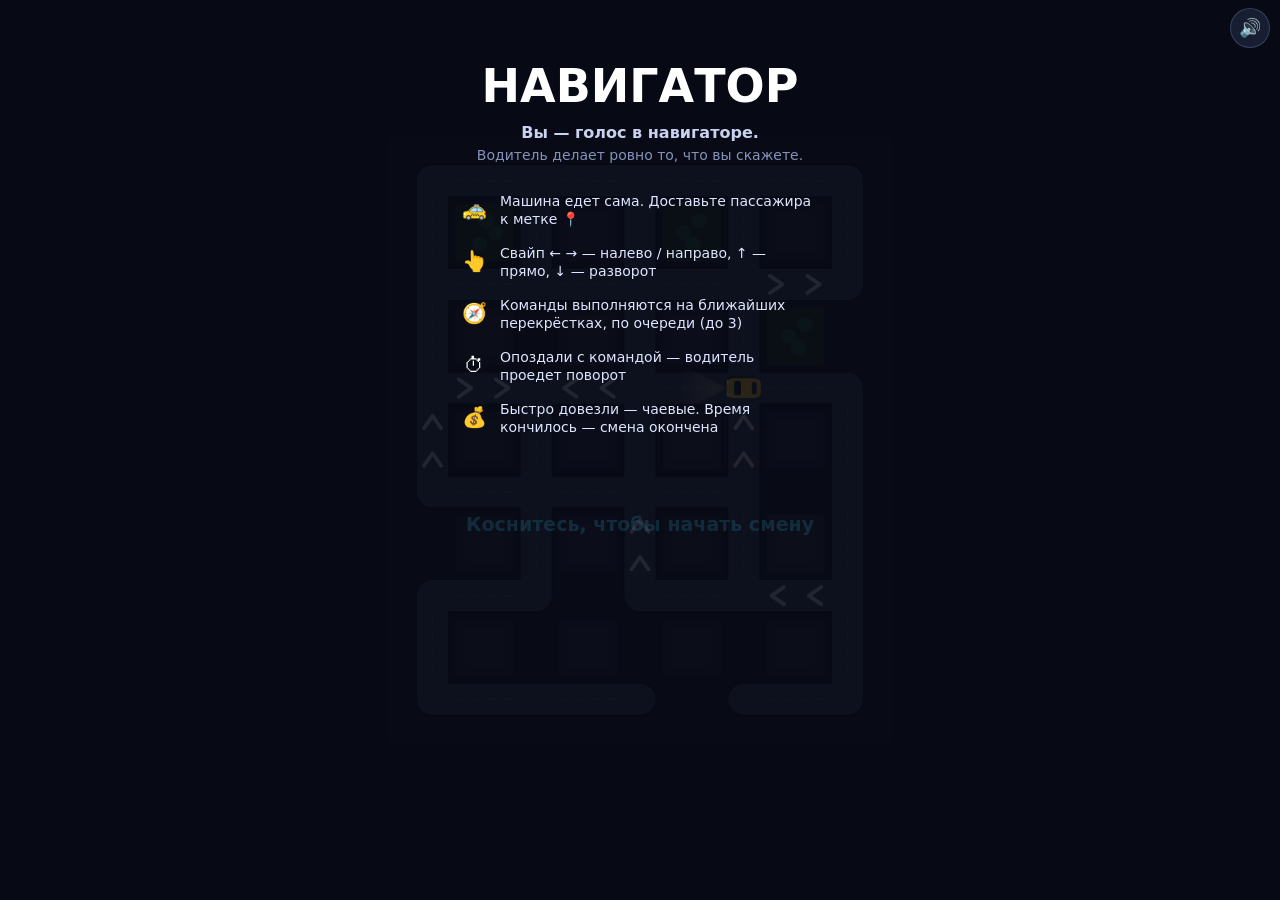
<file: navigator/index.html>
<!DOCTYPE html>
<html lang="ru">
<head>
<meta charset="utf-8">
<meta name="viewport" content="width=device-width,initial-scale=1,maximum-scale=1,user-scalable=no,viewport-fit=cover">
<meta name="apple-mobile-web-app-capable" content="yes">
<meta name="mobile-web-app-capable" content="yes">
<meta name="apple-mobile-web-app-status-bar-style" content="black-translucent">
<meta name="apple-mobile-web-app-title" content="Навигатор">
<meta name="theme-color" content="#0e1320">
<title>Навигатор</title>
<style>
  html,body{margin:0;height:100%;background:#0e1320;overflow:hidden;touch-action:none;
    -webkit-user-select:none;user-select:none;-webkit-touch-callout:none;-webkit-tap-highlight-color:transparent;
    font-family:-apple-system,BlinkMacSystemFont,system-ui,sans-serif}
  canvas{position:fixed;inset:0;width:100%;height:100%;display:block}
  #safe{position:fixed;left:0;top:0;width:0;height:0;padding-top:env(safe-area-inset-top);padding-bottom:env(safe-area-inset-bottom);visibility:hidden;pointer-events:none}
  #snd{position:fixed;right:calc(env(safe-area-inset-right) + 10px);top:calc(env(safe-area-inset-top) + 8px);
    width:40px;height:40px;border-radius:20px;border:1px solid rgba(160,180,255,.22);background:rgba(30,38,60,.75);
    color:#cfd8ff;font-size:18px;line-height:38px;text-align:center;padding:0;cursor:pointer}
</style>
</head>
<body>
<canvas id="c"></canvas>
<div id="safe"></div>
<button id="snd" aria-label="Звук">🔊</button>
<script>
(() => {
'use strict';
const cv = document.getElementById('c'), ctx = cv.getContext('2d');
const safeEl = document.getElementById('safe'), sndBtn = document.getElementById('snd');
const TAU = Math.PI * 2, DX = [0, 1, 0, -1], DY = [-1, 0, 1, 0];
const FONT = '-apple-system,BlinkMacSystemFont,system-ui,sans-serif';
const rnd = (a, b) => a + Math.random() * (b - a);
const pick = a => a[Math.random() * a.length | 0];
function shuffle(a) { for (let i = a.length - 1; i > 0; i--) { const j = Math.random() * (i + 1) | 0; [a[i], a[j]] = [a[j], a[i]]; } return a; }
const fmtMoney = n => Math.round(n).toLocaleString('ru-RU');

// ---------------- content ----------------
const STAGES = [
  { c: 4, r: 5, cut: 0.18, ow: 0,    closures: false, fickle: 0,    name: 'Спальный район', hint: 'Свайп ← налево, → направо, ↑ прямо, ↓ разворот. Или кнопки внизу. Команда срабатывает на ближайшем перекрёстке.' },
  { c: 5, r: 6, cut: 0.2,  ow: 0.18, closures: false, fickle: 0,    name: 'Центр',          hint: 'Появились односторонние улицы — смотрите на стрелки. Поедете против — штраф.' },
  { c: 5, r: 7, cut: 0.22, ow: 0.2,  closures: true,  fickle: 0,    name: 'Промзона',       hint: 'Дорожные работы! Улицы перекрывают прямо по ходу. Водитель упрётся и развернётся.' },
  { c: 6, r: 8, cut: 0.22, ow: 0.24, closures: true,  fickle: 0.35, name: 'Старый город',   hint: 'Пассажиры могут передумать, куда ехать. Следите за меткой.' },
  { c: 6, r: 9, cut: 0.24, ow: 0.27, closures: true,  fickle: 0.4,  name: 'Набережная',     hint: 'Улицы запутаннее, водитель быстрее.' },
  { c: 7, r: 10, cut: 0.25, ow: 0.3, closures: true,  fickle: 0.45, name: 'Мегаполис',      hint: 'Самый сложный район. Удачи, штурман!' },
];
const STREETS_H = ['Садовая', 'Ленина', 'Мира', 'Гагарина', 'Школьная', 'Советская', 'Пушкина', 'Лесная', 'Победы', 'Кирова', 'Чехова', 'Заречная'];
const STREETS_V = ['Цветочная', 'Новая', 'Полевая', 'Речная', 'Строителей', 'Молодёжная', 'Солнечная', 'Вокзальная', 'Зелёная', 'Липовая'];
const PASSENGERS = ['👵', '👨‍💼', '👩‍🎓', '🧑‍🍳', '👨‍🔧', '👩‍⚕️', '🧔', '👱‍♀️', '👨‍🎤', '🧑‍💻', '🤵', '👩‍🎨'];
const DRIVER = '🚕', RADIO = '📻', NAVI = '🧭';
const GREET = ['Добрый день! Мне на {a}.', 'Шеф, на {a}, побыстрее!', 'Здрасьте. {a}, пожалуйста.', 'Мне на {a}, опаздываю на работу!', 'До {a}. Только без приключений.', 'На {a}! И музыку погромче.', 'Мне на {a}. Навигатору доверяете?'];
const CHANGE = ['Ой, стойте! Мне же на {a}!', 'Подождите, планы поменялись. Едем на {a}.', 'Подруга написала — давайте на {a}!', 'Ой, я адрес перепутал. {a}!'];
const THANKS = ['Спасибо, доехали.', 'Ну наконец-то.', 'Спасибо. Навигатор у вас странный.', 'Доехали, и ладно.'];
const THANKS_FAST = ['Быстро домчали! Держите на чай.', 'Вот это скорость! Чаевые ваши.', 'Отлично, успел! Спасибо!'];
const L_DEAD = ['Тупик. Разворачиваюсь…', 'Ну и куда ты меня завёл? Тупик!', 'Тупик! Штурман, ау?'];
const L_BARRIER = ['Перекрыто! Разворачиваюсь.', 'Ремонт! Что ж ты не предупредил…', 'Тут раскопали всё. Разворот.'];
const L_WRONG = ['Тут же одностороннее! Ну ты сказал — я поехал.', 'Под кирпич?! Ладно, ты штурман…', 'Против движения! Это штраф!'];
const L_INVALID = ['{d} там нет дороги, еду прямо.', 'Куда {d}? Там дома стоят!', '{d}? Там нет поворота.'];
const L_WAIT = ['Куда дальше? Налево или направо?', 'Развилка. Куда сворачиваем?', 'Стою. Жду команду.'];
const L_LATE = ['Поздно! Проехали. Сверну на следующем.', 'Раньше надо говорить! Проехали.', 'Эх, проскочили поворот…'];
const L_OK = ['Понял.', 'Есть!', 'Поехали.'];
const L_UTURN = ['Разворачиваюсь.', 'Разворот, понял.'];
const DIR_WORD = { L: 'Налево', R: 'Направо', S: 'Прямо', U: 'Назад' };
const CMD_TXT = { L: 'поверните налево', R: 'поверните направо', S: 'двигайтесь прямо', U: 'развернитесь' };
const fill = (s, o) => s.replace(/\{(\w)\}/g, (_, k) => o[k]);

// ---------------- storage ----------------
function load(k) { try { return localStorage.getItem(k); } catch (e) { return null; } }
function save(k, v) { try { localStorage.setItem(k, String(v)); } catch (e) {} }

// ---------------- sound + voice ----------------
let ac = null, muted = load('nav_mute') === '1';
function unlock() {
  try {
    if (!ac) { const A = window.AudioContext || window.webkitAudioContext; if (A) ac = new A(); }
    if (ac && ac.state === 'suspended') ac.resume().catch(() => {});
  } catch (e) { ac = null; }
}
function tone(f, d, type, v, f2, delay) {
  if (!ac || muted) return;
  try {
    const t0 = ac.currentTime + (delay || 0), o = ac.createOscillator(), g = ac.createGain();
    o.type = type || 'sine'; o.frequency.setValueAtTime(f, t0);
    if (f2) o.frequency.exponentialRampToValueAtTime(f2, t0 + d);
    g.gain.setValueAtTime(0.0001, t0); g.gain.linearRampToValueAtTime(v || 0.1, t0 + 0.01);
    g.gain.exponentialRampToValueAtTime(0.0001, t0 + d);
    o.connect(g); g.connect(ac.destination); o.start(t0); o.stop(t0 + d + 0.03);
  } catch (e) {}
}
const sfxCmd = () => { tone(880, 0.08, 'sine', 0.08); tone(1320, 0.1, 'sine', 0.07, 0, 0.07); };
const sfxCancel = () => tone(500, 0.1, 'triangle', 0.07, 300);
const sfxBad = () => tone(180, 0.25, 'square', 0.05, 120);
const sfxAsk = () => { tone(660, 0.1, 'triangle', 0.07); tone(660, 0.1, 'triangle', 0.07, 0, 0.16); };
const sfxCoin = () => { [988, 1319, 1760].forEach((f, i) => tone(f, 0.16, 'sine', 0.09, 0, i * 0.07)); };
const sfxSiren = () => { for (let i = 0; i < 4; i++) tone(i % 2 ? 620 : 900, 0.18, 'sawtooth', 0.04, 0, i * 0.18); };
const sfxRadio = () => { tone(1200, 0.05, 'square', 0.03); tone(900, 0.05, 'square', 0.03, 0, 0.06); };
const sfxDoor = () => { tone(740, 0.12, 'sine', 0.08); tone(587, 0.18, 'sine', 0.08, 0, 0.12); };

let ruVoice = null;
function loadVoices() { try { const vs = window.speechSynthesis.getVoices(); ruVoice = vs.find(v => /^ru/i.test(v.lang)) || null; } catch (e) {} }
if ('speechSynthesis' in window) { loadVoices(); try { window.speechSynthesis.onvoiceschanged = loadVoices; } catch (e) {} }
function speak(s) {
  if (muted || !ruVoice) return;
  try { const ss = window.speechSynthesis; ss.cancel(); const u = new SpeechSynthesisUtterance(s); u.voice = ruVoice; u.lang = ruVoice.lang; u.rate = 1.15; ss.speak(u); } catch (e) {}
}
function setSndIcon() { sndBtn.textContent = muted ? '🔇' : '🔊'; }
setSndIcon();
sndBtn.addEventListener('pointerdown', e => e.stopPropagation());
sndBtn.addEventListener('click', e => {
  e.stopPropagation(); unlock(); muted = !muted; save('nav_mute', muted ? 1 : 0); setSndIcon();
  if (muted) { try { window.speechSynthesis.cancel(); } catch (er) {} } else sfxCmd();
});

// ---------------- layout ----------------
let W = 0, H = 0, SAFE_T = 0, SAFE_B = 0, L = 40, RW = 12, ox = 0, oy = 0, topH = 0, botH = 0;
let C = 4, Rr = 5, edges = new Map(), cells = [], rowNames = [], colNames = [];
function readSafe() { const cs = getComputedStyle(safeEl); SAFE_T = parseFloat(cs.paddingTop) || 0; SAFE_B = parseFloat(cs.paddingBottom) || 0; }
function layout() {
  topH = SAFE_T + 122; botH = SAFE_B + 142;
  const mapTop = topH + 12, mapBot = H - botH - 12, aw = W - 24, ah = mapBot - mapTop;
  L = Math.max(16, Math.min(aw / (C - 1 + 0.9), ah / (Rr - 1 + 0.9), 110));
  RW = L * 0.3;
  ox = W / 2 - (C - 1) * L / 2; oy = (mapTop + mapBot) / 2 - (Rr - 1) * L / 2;
}
function resize() {
  const dpr = Math.min(window.devicePixelRatio || 1, 3);
  W = window.innerWidth; H = window.innerHeight;
  cv.width = Math.round(W * dpr); cv.height = Math.round(H * dpr);
  ctx.setTransform(dpr, 0, 0, dpr, 0, 0);
  readSafe(); layout();
}
const sx = x => ox + x * L, sy = y => oy + y * L;

// ---------------- graph ----------------
function addEdge(h, i, j) { const k = (h ? 'h' : 'v') + i + ',' + j; edges.set(k, { k, h, i, j, ow: 0, closed: false, closedAt: 0 }); }
function ekey(i, j, d) {
  if (d === 0) return j > 0 ? 'v' + i + ',' + (j - 1) : null;
  if (d === 1) return i < C - 1 ? 'h' + i + ',' + j : null;
  if (d === 2) return j < Rr - 1 ? 'v' + i + ',' + j : null;
  return i > 0 ? 'h' + (i - 1) + ',' + j : null;
}
function edgeAt(i, j, d) { const k = ekey(i, j, d); return k ? (edges.get(k) || null) : null; }
const sgn = d => (d === 1 || d === 2) ? 1 : -1;
const wrongWay = (e, d) => e.ow !== 0 && e.ow !== sgn(d);
function canTravel(i, j, d) { const e = edgeAt(i, j, d); return !!e && !e.closed && !wrongWay(e, d); }
function bfsAll(mode) {
  const N = C * Rr, seen = new Uint8Array(N), q = [0]; seen[0] = 1; let c = 1;
  while (q.length) {
    const n = q.pop(), i = n % C, j = n / C | 0;
    for (let d = 0; d < 4; d++) {
      if (!edgeAt(i, j, d)) continue;
      const ni = i + DX[d], nj = j + DY[d], m = nj * C + ni;
      if (seen[m]) continue;
      const ok = mode === 0 ? true : mode === 1 ? canTravel(i, j, d) : canTravel(ni, nj, (d + 2) % 4);
      if (ok) { seen[m] = 1; c++; q.push(m); }
    }
  }
  return c === N;
}
const connected = () => bfsAll(0), strong = () => bfsAll(1) && bfsAll(2);
function distFrom(i0, j0) {
  const N = C * Rr, dist = new Int16Array(N).fill(-1), q = [j0 * C + i0]; dist[q[0]] = 0; let h = 0;
  while (h < q.length) {
    const n = q[h++], i = n % C, j = n / C | 0;
    for (let d = 0; d < 4; d++) { if (!canTravel(i, j, d)) continue; const m = (j + DY[d]) * C + i + DX[d]; if (dist[m] < 0) { dist[m] = dist[n] + 1; q.push(m); } }
  }
  return dist;
}
function edgeDist(dist, e) {
  const a = e.j * C + e.i, b = e.h ? a + 1 : a + C; let best = 1e9;
  if (dist[a] >= 0) best = Math.min(best, dist[a]); if (dist[b] >= 0) best = Math.min(best, dist[b]);
  return best + 0.5;
}
const ends = e => e.h ? [e.i, e.j, e.i + 1, e.j] : [e.i, e.j, e.i, e.j + 1];
const midOf = e => e.h ? [e.i + 0.5, e.j] : [e.i, e.j + 0.5];
const streetOf = e => e.h ? rowNames[e.j] : colNames[e.i];

function genMap(st) {
  C = st.c; Rr = st.r; edges = new Map();
  for (let j = 0; j < Rr; j++) for (let i = 0; i < C; i++) { if (i < C - 1) addEdge(true, i, j); if (j < Rr - 1) addEdge(false, i, j); }
  const list = shuffle([...edges.values()]); const target = Math.floor(list.length * st.cut); let rem = 0;
  for (const e of list) { if (rem >= target) break; edges.delete(e.k); if (connected()) rem++; else edges.set(e.k, e); }
  if (st.ow > 0) {
    const l2 = shuffle([...edges.values()]); const tgt = Math.floor(l2.length * st.ow); let n = 0;
    for (const e of l2) { if (n >= tgt) break; e.ow = Math.random() < 0.5 ? 1 : -1; if (strong()) n++; else e.ow = 0; }
  }
  cells = [];
  for (let j = 0; j < Rr - 1; j++) { const row = []; for (let i = 0; i < C - 1; i++) row.push({ t: Math.random() < 0.13 ? 'park' : 'bld', v: Math.random() * 3 | 0, s: Math.random() }); cells.push(row); }
  rowNames = shuffle(STREETS_H.slice()); colNames = shuffle(STREETS_V.slice());
  layout();
}

// ---------------- game state ----------------
let state = 'menu', paused = false, t = 0, money = 0, best = +(load('nav_best') || 0), delivered = 0, stageIdx = 0;
let timeLeft = 0, edgeTime = 1.45, queue = [], car = null, dest = null, trip = null;
let msg = { icon: NAVI, text: '', t: -9 }, navLine = '', floats = [], fx = [], banner = null, closeT = 0, lastPass = null;
let fineFlash = 0, overT = 0, newBest = false, lowWarned = false, pressed = {};

function say(icon, text) { msg = { icon, text, t }; }
const angOf = d => Math.atan2(DY[d], DX[d]);
function floatAtCar(text, color) { floats.push({ x: sx(car.x), y: sy(car.y) - RW, text, color, age: 0 }); }

function setLeg(i, j, nd) {
  const e = edgeAt(i, j, nd);
  car.d = nd; car.fi = i; car.fj = j; car.ek = e.k;
  if (e.closed) { car.tx = i + DX[nd] * 0.34; car.ty = j + DY[nd] * 0.34; car.toNode = false; }
  else { car.tx = i + DX[nd]; car.ty = j + DY[nd]; car.toNode = true; if (wrongWay(e, nd)) fine(); }
}
function placeCar() {
  const nodes = shuffle([...Array(C * Rr).keys()]);
  for (const n of nodes) {
    const i = n % C, j = n / C | 0, ds = shuffle([0, 1, 2, 3]).filter(d => canTravel(i, j, d));
    if (ds.length) { car = { x: i, y: j, d: ds[0], ang: angOf(ds[0]), wait: false }; setLeg(i, j, ds[0]); return; }
  }
}
function fwdOpts(i, j, d) { return [d, (d + 3) % 4, (d + 1) % 4].filter(k => !!edgeAt(i, j, k)); }
const wantDir = (cmd, d) => cmd === 'L' ? (d + 3) % 4 : cmd === 'R' ? (d + 1) % 4 : cmd === 'U' ? (d + 2) % 4 : d;
function decide(i, j, d, cmd) {
  if (cmd === 'U') return { nd: (d + 2) % 4, used: true, ev: 'uturn', dec: true };
  const o = fwdOpts(i, j, d);
  if (!o.length) return { nd: (d + 2) % 4, used: false, ev: 'dead' };
  if (o.length === 1) return { nd: o[0], used: false };
  if (cmd) {
    const w = wantDir(cmd, d);
    if (o.includes(w)) return { nd: w, used: true, dec: true };
    if (o.includes(d)) return { nd: d, used: true, ev: 'invalid', dec: true };
    return { wait: true, used: true, ev: 'invalid', dec: true };
  }
  if (o.includes(d)) return { nd: d, used: false, dec: true, ev: 'default', opts: o };
  return { wait: true, used: false, dec: true };
}

function arriveNode() {
  const i = Math.round(car.tx), j = Math.round(car.ty); car.x = i; car.y = j;
  const cmd = queue[0], r = decide(i, j, car.d, cmd);
  if (r.used) queue.shift();
  if (r.wait) {
    car.wait = true; car.wi = i; car.wj = j;
    if (r.ev === 'invalid') { say(DRIVER, fill(pick(L_INVALID), { d: DIR_WORD[cmd] }).replace(', еду прямо', '') + ' Куда?'); sfxBad(); }
    else { say(DRIVER, pick(L_WAIT)); sfxAsk(); }
    refreshNav(false); return;
  }
  if (r.ev === 'invalid') { say(DRIVER, fill(pick(L_INVALID), { d: DIR_WORD[cmd] })); sfxBad(); }
  else if (r.ev === 'uturn') say(DRIVER, pick(L_UTURN));
  else if (r.ev === 'dead') { say(DRIVER, pick(L_DEAD)); sfxBad(); }
  lastPass = r.ev === 'default' ? { t, d: car.d, opts: r.opts, went: r.nd } : null;
  setLeg(i, j, r.nd);
  if (r.used) refreshNav(false);
}
function arriveBarrier() {
  car.d = (car.d + 2) % 4; car.tx = car.fi; car.ty = car.fj; car.toNode = true;
  say(DRIVER, pick(L_BARRIER)); sfxBad();
}
function fine() {
  money = Math.max(0, money - 300); timeLeft -= 4; fineFlash = 1.4;
  say(DRIVER, pick(L_WRONG)); floatAtCar('штраф −300 ₽ · −4 с', '#ff6b7d'); sfxSiren();
}

// ---------------- route preview ----------------
function simulate() {
  const pts = [[car.x, car.y]], marks = [];
  if (car.wait) { marks.push({ x: car.wi, y: car.wj, wait: true, idx: -1 }); return { pts, marks }; }
  const q = queue.slice(); let used = 0, dist = 0;
  const s = { x: car.x, y: car.y, d: car.d, tx: car.tx, ty: car.ty, toNode: car.toNode, fi: car.fi, fj: car.fj };
  for (let n = 0; n < 16; n++) {
    dist += Math.hypot(s.tx - s.x, s.ty - s.y); s.x = s.tx; s.y = s.ty; pts.push([s.x, s.y]);
    if (!s.toNode) { s.d = (s.d + 2) % 4; s.tx = s.fi; s.ty = s.fj; s.toNode = true; marks.push({ x: s.x, y: s.y, barrier: true, idx: -1 }); continue; }
    const i = Math.round(s.x), j = Math.round(s.y), cmd = q[0], r = decide(i, j, s.d, cmd);
    if (r.used) { marks.push({ x: i, y: j, idx: used, cmd, dist, nd: r.nd, bad: r.ev === 'invalid', wait: !!r.wait }); q.shift(); used++; }
    else if (r.dec) marks.push({ x: i, y: j, idx: -1, dist, nd: r.nd, wait: !!r.wait, def: true });
    else if (r.ev === 'dead') marks.push({ x: i, y: j, idx: -1, dead: true });
    if (r.wait) break;
    const e = edgeAt(i, j, r.nd); s.d = r.nd; s.fi = i; s.fj = j;
    if (e.closed) { s.tx = i + DX[r.nd] * 0.34; s.ty = j + DY[r.nd] * 0.34; s.toNode = false; }
    else { s.tx = i + DX[r.nd]; s.ty = j + DY[r.nd]; s.toNode = true; }
    if (!q.length && r.dec && !r.used) { pts.push([s.x + (s.tx - s.x) * 0.6, s.y + (s.ty - s.y) * 0.6]); break; }
  }
  return { pts, marks };
}
function phraseFor(k, sim) {
  const m = sim.marks.find(mk => mk.idx === k);
  const cmd = queue[k], txt = CMD_TXT[cmd];
  if (!m) return 'Затем ' + txt;
  const prev = k > 0 ? sim.marks.find(mk => mk.idx === k - 1) : null;
  const d = m.dist - (prev ? prev.dist : 0), meters = Math.round(d * 2) * 50;
  if (k === 0) return meters < 50 ? 'Сейчас ' + txt : 'Через ' + meters + ' метров ' + txt;
  return meters < 50 ? 'Сразу ' + txt : 'Затем через ' + meters + ' метров ' + txt;
}
function refreshNav(speakIt) {
  if (car.wait) { navLine = 'Водитель ждёт команду'; return; }
  if (!queue.length) { navLine = 'Едем прямо по дороге'; return; }
  const sim = simulate(), k = queue.length - 1, p = phraseFor(k, sim);
  navLine = p.charAt(0).toUpperCase() + p.slice(1);
  if (speakIt) speak(navLine);
}

// ---------------- commands ----------------
function command(cmd) {
  if (state !== 'play' || paused || banner) return;
  unlock();
  if (car.wait) {
    const r = decide(car.wi, car.wj, car.d, cmd);
    if (r.wait) { say(DRIVER, DIR_WORD[cmd] + ' не могу, там нет дороги. Куда?'); sfxBad(); return; }
    speak(CMD_TXT[cmd].charAt(0).toUpperCase() + CMD_TXT[cmd].slice(1));
    car.wait = false; sfxCmd(); say(DRIVER, pick(L_OK)); lastPass = null;
    setLeg(car.wi, car.wj, r.nd); refreshNav(false); return;
  }
  if (queue.length >= 3) { say(DRIVER, 'Погоди, я столько не запомню!'); sfxBad(); return; }
  if (lastPass && t - lastPass.t < 0.7 && cmd !== 'U') {
    const w = wantDir(cmd, lastPass.d);
    if (w !== lastPass.went && lastPass.opts.includes(w)) say(DRIVER, pick(L_LATE));
  }
  queue.push(cmd); sfxCmd(); refreshNav(true);
}
function cancelCmd() {
  if (state !== 'play' || paused || banner || !queue.length) return;
  queue.pop(); sfxCancel(); refreshNav(false);
}

// ---------------- trips ----------------
function carNode() { return car.wait ? [car.wi, car.wj] : car.toNode ? [Math.round(car.tx), Math.round(car.ty)] : [car.fi, car.fj]; }
function chooseDest(minD) {
  const [ni, nj] = carNode(), dist = distFrom(ni, nj);
  let cand = [];
  for (const e of edges.values()) { if (e.closed || e.k === car.ek || (dest && e === dest.e)) continue; const d = edgeDist(dist, e); if (d >= minD && d < 1e8) cand.push([e, d]); }
  if (!cand.length) for (const e of edges.values()) { if (e.closed || e.k === car.ek) continue; const d = edgeDist(dist, e); if (d < 1e8) cand.push([e, d]); }
  cand.sort((a, b) => a[1] - b[1]);
  const lo = Math.floor(cand.length * 0.35);
  const [e, d] = cand[lo + (Math.random() * (cand.length - lo) | 0)];
  const [x, y] = midOf(e);
  return { e, x, y, sp: d + 0.5, addr: 'ул. ' + streetOf(e) + ', ' + (1 + Math.random() * 60 | 0) };
}
function addTime(s) { timeLeft = Math.min(99, timeLeft + s); floats.push({ x: W - 50, y: SAFE_T + 72, text: '+' + Math.round(s) + ' с', color: '#7dffa8', age: 0 }); }
function newTrip() {
  const st = STAGES[stageIdx], p = pick(PASSENGERS);
  dest = chooseDest(3 + Math.min(3, stageIdx));
  trip = { p, el: 0, sp: dest.sp, changeAt: Math.random() < st.fickle ? rnd(0.3, 0.6) * dest.sp * edgeTime : 0 };
  addTime(dest.sp * edgeTime * 1.45 + 3);
  say(p, fill(pick(GREET), { a: dest.addr })); sfxDoor();
  lowWarned = timeLeft <= 10;
}
function changeDest() {
  const old = dest; dest = chooseDest(2);
  trip.sp = trip.el / edgeTime + dest.sp;
  addTime(dest.sp * edgeTime * 1.2 + 2);
  fx.push({ type: 'ping', x: old.x, y: old.y, age: 0, color: '#ff5470' });
  say(trip.p, fill(pick(CHANGE), { a: dest.addr })); sfxDoor();
}
function deliver() {
  const fast = trip.el <= trip.sp * edgeTime * 1.3 + 1.5;
  const fare = Math.round((100 + trip.sp * 40) / 10) * 10, tip = fast ? Math.round(fare * 0.3 / 10) * 10 : 0;
  money += fare + tip; delivered++;
  floatAtCar('+' + fmtMoney(fare + tip) + ' ₽' + (tip ? ' (чаевые)' : ''), '#ffd84d');
  fx.push({ type: 'ping', x: dest.x, y: dest.y, age: 0, color: '#ffd84d' });
  say(trip.p, pick(tip ? THANKS_FAST : THANKS)); sfxCoin();
  edgeTime = Math.max(0.9, 1.45 - delivered * 0.03);
  if (delivered % 3 === 0 && stageIdx < STAGES.length - 1) { stageIdx++; enterStage(); }
  else newTrip();
}
function enterStage() {
  const st = STAGES[stageIdx];
  genMap(st); placeCar(); queue = []; lastPass = null; dest = null; fx = [];
  closeT = rnd(5, 8);
  banner = { title: stageIdx === 0 ? 'Смена начинается' : 'Новый район', name: st.name, hint: st.hint };
  newTrip(); refreshNav(false);
}
function tryClose() {
  const all = [...edges.values()];
  const closed = all.filter(e => e.closed).sort((a, b) => a.closedAt - b.closedAt);
  if (closed.length >= 2) closed[0].closed = false;
  const [ni, nj] = carNode(), near = new Set();
  for (let d = 0; d < 4; d++) { const k = ekey(ni, nj, d); if (k) near.add(k); }
  const open = shuffle(all.filter(e => !e.closed));
  for (const e of open.slice(0, 25)) {
    if (e.k === car.ek || e === dest.e || near.has(e.k)) continue;
    e.closed = true;
    if (strong()) {
      e.closedAt = t; const [x, y] = midOf(e);
      fx.push({ type: 'ping', x, y, age: 0, color: '#ff9d2e' });
      say(RADIO, 'Перекрыта ул. ' + streetOf(e) + ': дорожные работы.'); sfxRadio(); refreshNav(false);
      return;
    }
    e.closed = false;
  }
}
function start() {
  unlock();
  stageIdx = 0; delivered = 0; money = 0; edgeTime = 1.45; timeLeft = 22; floats = []; newBest = false; paused = false;
  state = 'play'; enterStage();
}
function gameOver() {
  state = 'over'; overT = t; timeLeft = 0; car.wait = true;
  if (money > best) { best = money; save('nav_best', best); newBest = true; }
  tone(440, 0.3, 'triangle', 0.08, 220);
}

// ---------------- update ----------------
function update(dt) {
  t += dt;
  for (let i = floats.length - 1; i >= 0; i--) { floats[i].age += dt; if (floats[i].age > 1.6) floats.splice(i, 1); }
  for (let i = fx.length - 1; i >= 0; i--) { fx[i].age += dt; if (fx[i].age > 1.6) fx.splice(i, 1); }
  for (const k in pressed) { pressed[k] -= dt; if (pressed[k] <= 0) delete pressed[k]; }
  if (state !== 'play' || paused || banner) return;

  timeLeft -= dt; trip.el += dt; fineFlash = Math.max(0, fineFlash - dt);
  if (timeLeft <= 10 && !lowWarned) { lowWarned = true; say(DRIVER, 'Шеф, время поджимает!'); }
  if (timeLeft <= 0) { gameOver(); return; }
  if (STAGES[stageIdx].closures) { closeT -= dt; if (closeT <= 0) { tryClose(); closeT = rnd(9, 15); } }
  if (trip.changeAt && trip.el >= trip.changeAt) { trip.changeAt = 0; changeDest(); }

  if (!car.wait) {
    let step = dt / edgeTime, guard = 0;
    while (step > 0 && !car.wait && guard++ < 6) {
      const rx = car.tx - car.x, ry = car.ty - car.y, rem = Math.hypot(rx, ry);
      if (step < rem) { car.x += rx / rem * step; car.y += ry / rem * step; step = 0; }
      else { car.x = car.tx; car.y = car.ty; step -= rem; if (car.toNode) arriveNode(); else arriveBarrier(); }
      if (car.ek === dest.e.k && Math.hypot(car.x - dest.x, car.y - dest.y) < 0.1) { deliver(); return; }
    }
  }
  const ta = angOf(car.d); let diff = ((ta - car.ang + Math.PI * 3) % TAU) - Math.PI;
  car.ang += diff * Math.min(1, dt * 14);
}

// ---------------- drawing helpers ----------------
function rr(x, y, w, h, r) {
  r = Math.min(r, w / 2, h / 2);
  ctx.beginPath(); ctx.moveTo(x + r, y); ctx.arcTo(x + w, y, x + w, y + h, r); ctx.arcTo(x + w, y + h, x, y + h, r);
  ctx.arcTo(x, y + h, x, y, r); ctx.arcTo(x, y, x + w, y, r); ctx.closePath();
}
function txt(s, x, y, size, color, weight, align, alpha) {
  ctx.globalAlpha = alpha == null ? 1 : Math.max(0, Math.min(1, alpha));
  ctx.font = (weight || 600) + ' ' + size + 'px ' + FONT; ctx.fillStyle = color;
  ctx.textAlign = align || 'center'; ctx.textBaseline = 'middle'; ctx.fillText(s, x, y); ctx.globalAlpha = 1;
}
function wrap(s, maxW, size, weight) {
  ctx.font = (weight || 500) + ' ' + size + 'px ' + FONT;
  const words = s.split(' '), lines = []; let cur = '';
  for (const w of words) { const test = cur ? cur + ' ' + w : w; if (ctx.measureText(test).width > maxW && cur) { lines.push(cur); cur = w; } else cur = test; }
  if (cur) lines.push(cur); return lines;
}
function chevron(x, y, a, s) {
  ctx.save(); ctx.translate(x, y); ctx.rotate(a);
  ctx.beginPath(); ctx.moveTo(-s * 0.45, -s * 0.55); ctx.lineTo(s * 0.35, 0); ctx.lineTo(-s * 0.45, s * 0.55); ctx.stroke();
  ctx.restore();
}

// ---------------- draw map ----------------
function drawMap() {
  const pad = L * 0.45;
  ctx.fillStyle = '#151b2a'; rr(sx(0) - pad, sy(0) - pad, (C - 1) * L + pad * 2, (Rr - 1) * L + pad * 2, 14); ctx.fill();
  const g = RW / 2 + Math.max(2, L * 0.07), bcol = ['#222a3e', '#262e45', '#2a2f46'];
  for (let j = 0; j < Rr - 1; j++) for (let i = 0; i < C - 1; i++) {
    const c = cells[j][i], x0 = sx(i) + g, y0 = sy(j) + g, w = L - 2 * g; if (w <= 3) continue;
    if (c.t === 'park') {
      ctx.fillStyle = '#1c3a2e'; rr(x0, y0, w, w, 5); ctx.fill();
      ctx.fillStyle = '#285a42';
      for (let k = 0; k < 3; k++) { ctx.beginPath(); ctx.arc(x0 + w * (0.28 + 0.44 * ((k * 0.37 + c.s) % 1)), y0 + w * (0.3 + 0.2 * k), w * 0.13, 0, TAU); ctx.fill(); }
    } else {
      ctx.fillStyle = bcol[c.v]; rr(x0, y0, w, w, 5); ctx.fill();
      ctx.fillStyle = 'rgba(255,255,255,0.035)'; rr(x0 + w * 0.16, y0 + w * 0.16, w * 0.68, w * 0.68, 3); ctx.fill();
    }
  }
  ctx.lineCap = 'round';
  ctx.strokeStyle = '#0f1420'; ctx.lineWidth = RW + 4; ctx.beginPath();
  for (const e of edges.values()) { const [a, b, c2, d] = ends(e); ctx.moveTo(sx(a), sy(b)); ctx.lineTo(sx(c2), sy(d)); }
  ctx.stroke();
  ctx.strokeStyle = '#3a4562'; ctx.lineWidth = RW; ctx.beginPath();
  for (const e of edges.values()) { const [a, b, c2, d] = ends(e); ctx.moveTo(sx(a), sy(b)); ctx.lineTo(sx(c2), sy(d)); }
  ctx.stroke();
  for (const e of edges.values()) {
    const [a, b, c2, d] = ends(e);
    if (e.ow !== 0) {
      ctx.strokeStyle = 'rgba(235,240,255,0.85)'; ctx.lineWidth = Math.max(1.5, RW * 0.12); ctx.lineCap = 'round'; ctx.lineJoin = 'round';
      const ang = e.h ? (e.ow > 0 ? 0 : Math.PI) : (e.ow > 0 ? Math.PI / 2 : -Math.PI / 2);
      for (const f of [0.32, 0.68]) chevron(sx(a + (c2 - a) * f), sy(b + (d - b) * f), ang, RW * 0.5);
    } else {
      ctx.strokeStyle = '#56627f'; ctx.lineWidth = 1.2; ctx.setLineDash([L * 0.08, L * 0.08]); ctx.lineCap = 'butt';
      ctx.beginPath(); ctx.moveTo(sx(a + (c2 - a) * 0.2), sy(b + (d - b) * 0.2)); ctx.lineTo(sx(a + (c2 - a) * 0.8), sy(b + (d - b) * 0.8)); ctx.stroke();
      ctx.setLineDash([]);
    }
    if (e.closed) drawBarrier(e);
  }
  ctx.lineCap = 'butt';
}
function drawBarrier(e) {
  const [mx, my] = midOf(e), x = sx(mx), y = sy(my);
  ctx.save(); ctx.translate(x, y); if (!e.h) ctx.rotate(Math.PI / 2);
  ctx.fillStyle = 'rgba(255,90,60,0.18)'; ctx.fillRect(-L * 0.32, -RW / 2, L * 0.64, RW);
  const bw = RW * 0.3, bh = RW * 1.25;
  ctx.fillStyle = '#fff'; ctx.fillRect(-bw / 2, -bh / 2, bw, bh);
  ctx.fillStyle = '#ff4d3d'; for (let k = 0; k < 4; k += 2) ctx.fillRect(-bw / 2, -bh / 2 + k * bh / 4, bw, bh / 4);
  ctx.fillStyle = '#ff9d2e';
  for (const s of [-1, 1]) { ctx.beginPath(); ctx.moveTo(s * RW * 0.55, -RW * 0.22); ctx.lineTo(s * RW * 0.55 + RW * 0.16, RW * 0.18); ctx.lineTo(s * RW * 0.55 - RW * 0.16, RW * 0.18); ctx.closePath(); ctx.fill(); }
  ctx.restore();
}
function drawPreview() {
  if (!car) return;
  const sim = simulate();
  if (sim.pts.length > 1) {
    ctx.strokeStyle = 'rgba(56,209,255,0.75)'; ctx.lineWidth = RW * 0.26; ctx.lineCap = 'round'; ctx.lineJoin = 'round';
    ctx.setLineDash([RW * 0.5, RW * 0.4]); ctx.lineDashOffset = -t * RW * 2.2;
    ctx.beginPath(); ctx.moveTo(sx(sim.pts[0][0]), sy(sim.pts[0][1]));
    for (let k = 1; k < sim.pts.length; k++) ctx.lineTo(sx(sim.pts[k][0]), sy(sim.pts[k][1]));
    ctx.stroke(); ctx.setLineDash([]); ctx.lineCap = 'butt';
  }
  const G = ['↑', '→', '↓', '←'], r = Math.max(9, RW * 0.62);
  for (const m of sim.marks) {
    if (m.barrier || m.dead) continue;
    const x = sx(m.x), y = sy(m.y);
    let col = '#5b688c', g = m.wait ? '?' : G[m.nd];
    if (m.wait) col = '#ffb020'; else if (m.bad) col = '#ff8a3d'; else if (m.idx >= 0) col = '#38d1ff';
    ctx.fillStyle = col; ctx.globalAlpha = m.def ? 0.85 : 1;
    ctx.beginPath(); ctx.arc(x, y, r, 0, TAU); ctx.fill(); ctx.globalAlpha = 1;
    txt(g, x, y + 0.5, r * 1.25, m.idx >= 0 || m.wait ? '#0b1020' : '#e6ebff', 800);
    if (m.idx >= 0) {
      ctx.fillStyle = '#0b1020'; ctx.beginPath(); ctx.arc(x + r * 0.85, y - r * 0.85, r * 0.5, 0, TAU); ctx.fill();
      txt(String(m.idx + 1), x + r * 0.85, y - r * 0.85 + 0.5, r * 0.65, '#38d1ff', 800);
    }
  }
}
function drawDest() {
  if (!dest) return;
  const x = sx(dest.x), y = sy(dest.y), ph = (t * 1.3) % 1;
  ctx.strokeStyle = '#ff5470'; ctx.lineWidth = 2; ctx.globalAlpha = 1 - ph;
  ctx.beginPath(); ctx.arc(x, y, RW * (0.5 + ph * 1.1), 0, TAU); ctx.stroke(); ctx.globalAlpha = 1;
  const pr = Math.max(7, RW * 0.5), py = y - pr * 1.9;
  ctx.fillStyle = '#ff5470';
  ctx.beginPath(); ctx.arc(x, py, pr, Math.PI * 0.85, Math.PI * 2.15); ctx.lineTo(x, y - 1); ctx.closePath(); ctx.fill();
  ctx.fillStyle = '#fff'; ctx.beginPath(); ctx.arc(x, py, pr * 0.4, 0, TAU); ctx.fill();
  ctx.font = '700 11px ' + FONT; const label = dest.addr, tw = ctx.measureText(label).width + 12;
  let lx = Math.max(tw / 2 + 4, Math.min(W - tw / 2 - 4, x)), ly = py - pr - 13;
  if (ly - 9 < topH + 4) ly = y + RW * 0.9 + 12;
  ctx.fillStyle = 'rgba(255,84,112,0.95)'; rr(lx - tw / 2, ly - 9, tw, 18, 9); ctx.fill();
  txt(label, lx, ly + 0.5, 11, '#fff', 700);
}
function drawCar() {
  if (!car) return;
  const x = sx(car.x), y = sy(car.y), cl = Math.max(14, RW * 1.1), cw = Math.max(8, RW * 0.64);
  ctx.save(); ctx.translate(x, y); ctx.rotate(car.ang);
  const lg = ctx.createRadialGradient(cl * 0.9, 0, 0, cl * 0.9, 0, cl * 1.1);
  lg.addColorStop(0, 'rgba(255,240,180,0.35)'); lg.addColorStop(1, 'rgba(255,240,180,0)');
  ctx.fillStyle = lg; ctx.beginPath(); ctx.moveTo(cl * 0.45, 0); ctx.arc(cl * 0.45, 0, cl * 1.4, -0.45, 0.45); ctx.closePath(); ctx.fill();
  ctx.fillStyle = 'rgba(0,0,0,0.35)'; rr(-cl / 2 + 1.5, -cw / 2 + 2, cl, cw, cw * 0.3); ctx.fill();
  ctx.fillStyle = '#ffcd2e'; rr(-cl / 2, -cw / 2, cl, cw, cw * 0.3); ctx.fill();
  ctx.fillStyle = '#1e2740'; rr(cl * 0.08, -cw * 0.36, cl * 0.2, cw * 0.72, 2); ctx.fill();
  ctx.fillStyle = '#2a3452'; rr(-cl * 0.38, -cw * 0.32, cl * 0.14, cw * 0.64, 2); ctx.fill();
  ctx.fillStyle = '#fff6c8'; ctx.fillRect(cl / 2 - 2, -cw * 0.42, 2, cw * 0.22); ctx.fillRect(cl / 2 - 2, cw * 0.2, 2, cw * 0.22);
  ctx.restore();
  if (fineFlash > 0) {
    const on = Math.floor(t * 8) % 2;
    ctx.fillStyle = on ? 'rgba(255,40,70,0.45)' : 'rgba(60,120,255,0.45)';
    ctx.beginPath(); ctx.arc(x, y, cl * 1.1, 0, TAU); ctx.fill();
  }
  if (car.wait && state === 'play') {
    const b = 0.5 + 0.5 * Math.sin(t * 6);
    ctx.strokeStyle = 'rgba(255,176,32,' + (0.4 + 0.5 * b) + ')'; ctx.lineWidth = 2.5;
    ctx.beginPath(); ctx.arc(x, y, cl * 0.95 + b * 3, 0, TAU); ctx.stroke();
  }
}
function drawFx() {
  for (const f of fx) {
    const k = f.age / 1.6; ctx.strokeStyle = f.color; ctx.lineWidth = 3; ctx.globalAlpha = 1 - k;
    ctx.beginPath(); ctx.arc(sx(f.x), sy(f.y), RW * (0.6 + k * 3), 0, TAU); ctx.stroke(); ctx.globalAlpha = 1;
  }
  for (const f of floats) txt(f.text, f.x, f.y - f.age * 28, 15, f.color, 800, 'center', 1.6 - f.age);
}

// ---------------- HUD ----------------
const BTNS = [
  { c: 'U', g: '↶', l: 'разворот' }, { c: 'L', g: '←', l: 'налево' }, { c: 'S', g: '↑', l: 'прямо' },
  { c: 'R', g: '→', l: 'направо' }, { c: 'X', g: '✕', l: 'отмена' }];
function btnRects() {
  const y0 = H - botH, gap = 8, bw = (W - 24 - gap * 4) / 5, by = y0 + 72, bh = 58;
  return BTNS.map((b, k) => ({ ...b, x: 12 + k * (bw + gap), y: by, w: bw, h: bh }));
}
function hitBtn(x, y) { return btnRects().find(b => x >= b.x - 3 && x <= b.x + b.w + 3 && y >= b.y - 8 && y <= b.y + b.h + 8); }
function drawTop() {
  const g = ctx.createLinearGradient(0, 0, 0, topH);
  g.addColorStop(0, '#0b0f1a'); g.addColorStop(1, '#111827');
  ctx.fillStyle = g; ctx.fillRect(0, 0, W, topH);
  ctx.fillStyle = 'rgba(120,140,200,0.15)'; ctx.fillRect(0, topH - 1, W, 1);
  txt(fmtMoney(money) + ' ₽', 16, SAFE_T + 24, 22, '#ffffff', 800, 'left');
  txt(STAGES[stageIdx].name + ' · пассажиров: ' + delivered, 16, SAFE_T + 46, 12, '#8592ba', 600, 'left');
  const low = timeLeft < 10, blink = low && Math.floor(t * 4) % 2;
  txt('⏱ ' + Math.max(0, Math.ceil(timeLeft)), W - 62, SAFE_T + 28, 20, low ? (blink ? '#ff6b7d' : '#ffb3bd') : '#ffffff', 800, 'right');
  const bx = 16, bw = W - 32, by = SAFE_T + 58, frac = Math.max(0, Math.min(1, timeLeft / 60));
  ctx.fillStyle = '#222b42'; rr(bx, by, bw, 6, 3); ctx.fill();
  ctx.fillStyle = timeLeft < 10 ? '#ff5470' : timeLeft < 20 ? '#ffb020' : '#3ee08f'; rr(bx, by, Math.max(6, bw * frac), 6, 3); ctx.fill();
  const my = SAFE_T + 70, mh = 46, mx = 12, mw = W - 24, age = t - msg.t;
  const pop = age < 0.25 ? 1 + (0.25 - age) * 0.25 : 1;
  ctx.save(); ctx.translate(mx + mw / 2, my + mh / 2); ctx.scale(pop, pop); ctx.translate(-(mx + mw / 2), -(my + mh / 2));
  ctx.fillStyle = msg.icon === RADIO ? '#2a2316' : msg.icon === DRIVER ? '#1b2338' : '#231b33'; rr(mx, my, mw, mh, 12); ctx.fill();
  ctx.strokeStyle = 'rgba(140,160,230,0.18)'; ctx.lineWidth = 1; ctx.stroke();
  txt(msg.icon, mx + 22, my + mh / 2 + 1, 22, '#fff', 400);
  const lines = wrap(msg.text || '', mw - 56, 14, 500).slice(0, 2);
  lines.forEach((ln, k) => txt(ln, mx + 42, my + mh / 2 + (k - (lines.length - 1) / 2) * 17, 14, '#e8ecff', 500, 'left'));
  ctx.restore();
}
function drawBottom() {
  const y0 = H - botH;
  const g = ctx.createLinearGradient(0, y0, 0, H);
  g.addColorStop(0, '#111827'); g.addColorStop(1, '#0b0f1a');
  ctx.fillStyle = g; ctx.fillRect(0, y0, W, botH);
  ctx.fillStyle = 'rgba(120,140,200,0.15)'; ctx.fillRect(0, y0, W, 1);
  let size = 15; ctx.font = '700 ' + size + 'px ' + FONT;
  const line = NAVI + ' ' + navLine; while (ctx.measureText(line).width > W - 24 && size > 11) { size--; ctx.font = '700 ' + size + 'px ' + FONT; }
  txt(line, W / 2, y0 + 22, size, car && car.wait ? '#ffb020' : '#38d1ff', 700);
  const RG = { L: '←', R: '→', S: '↑', U: '↶' }, cw = 34, gap = 8, total = 3 * cw + 2 * gap, qx = W / 2 - total / 2 + 30;
  txt('Команды:', qx - 12, y0 + 50, 12, '#8592ba', 600, 'right');
  for (let k = 0; k < 3; k++) {
    const x = qx + k * (cw + gap), has = k < queue.length;
    ctx.fillStyle = has ? '#38d1ff' : '#1d2539'; rr(x, y0 + 38, cw, 24, 7); ctx.fill();
    if (has) txt(RG[queue[k]], x + cw / 2, y0 + 50.5, 16, '#0b1020', 800);
    else txt(String(k + 1), x + cw / 2, y0 + 50.5, 11, '#3d4866', 700);
  }
  for (const b of btnRects()) {
    const pr = pressed[b.c] > 0;
    ctx.fillStyle = pr ? '#38d1ff' : b.c === 'X' ? '#2a2233' : '#222c45'; rr(b.x, b.y, b.w, b.h, 12); ctx.fill();
    txt(b.g, b.x + b.w / 2, b.y + b.h * 0.4, 24, pr ? '#0b1020' : '#e8ecff', 700);
    txt(b.l, b.x + b.w / 2, b.y + b.h * 0.78, 10, pr ? '#0b1020' : '#8592ba', 600);
  }
}
function overlay(a) { ctx.fillStyle = 'rgba(6,9,18,' + a + ')'; ctx.fillRect(0, 0, W, H); }
function drawCard(lines, y) {
  // lines: [text,size,color,weight]
  let h = 28; for (const l of lines) h += l[1] * 1.45;
  const w = Math.min(W - 32, 360), x = W / 2 - w / 2;
  ctx.fillStyle = '#141b2d'; rr(x, y - h / 2, w, h, 18); ctx.fill();
  ctx.strokeStyle = 'rgba(56,209,255,0.25)'; ctx.lineWidth = 1; ctx.stroke();
  let cy = y - h / 2 + 14;
  for (const l of lines) { cy += l[1] * 0.725; txt(l[0], W / 2, cy, l[1], l[2], l[3], 'center', l[4]); cy += l[1] * 0.725; }
}
function drawBanner() {
  overlay(0.6);
  const hint = wrap(banner.hint, Math.min(W - 32, 360) - 36, 14, 500);
  const lines = [[banner.title.toUpperCase(), 12, '#38d1ff', 800], [banner.name, 30, '#ffffff', 900], ['', 6, '#fff', 400]];
  for (const h of hint) lines.push([h, 14, '#c9d2f0', 500]);
  lines.push(['', 8, '#fff', 400]);
  lines.push(['Коснитесь, чтобы ехать', 15, '#38d1ff', 700, 0.55 + 0.45 * Math.sin(t * 4)]);
  drawCard(lines, H / 2);
}
function drawMenu() {
  overlay(0.86);
  const top = SAFE_T + Math.max(40, H * 0.1);
  txt('НАВИГАТОР', W / 2, top, Math.min(46, W * 0.11), '#ffffff', 900);
  txt('Вы — голос в навигаторе.', W / 2, top + 44, 16, '#c9d2f0', 600);
  txt('Водитель делает ровно то, что вы скажете.', W / 2, top + 66, 14, '#8592ba', 500);
  const rows = [
    ['🚕', 'Машина едет сама. Доставьте пассажира к метке 📍'],
    ['👆', 'Свайп ← → — налево / направо, ↑ — прямо, ↓ — разворот'],
    ['🧭', 'Команды выполняются на ближайших перекрёстках, по очереди (до 3)'],
    ['⏱', 'Опоздали с командой — водитель проедет поворот'],
    ['💰', 'Быстро довезли — чаевые. Время кончилось — смена окончена'],
  ];
  let y = top + 112; const w = Math.min(W - 40, 360), x = W / 2 - w / 2;
  for (const [ic, s] of rows) {
    const ls = wrap(s, w - 44, 14, 500);
    txt(ic, x + 14, y + (ls.length - 1) * 9, 20, '#fff', 400);
    ls.forEach((ln, k) => txt(ln, x + 40, y + k * 18, 14, '#dfe5ff', 500, 'left'));
    y += ls.length * 18 + 16;
  }
  if (best > 0) txt('Рекорд: ' + fmtMoney(best) + ' ₽', W / 2, y + 14, 15, '#ffd84d', 700);
  txt('Коснитесь, чтобы начать смену', W / 2, Math.min(H - SAFE_B - 50, y + 64), 19, '#38d1ff', 800, 'center', 0.55 + 0.45 * Math.sin(t * 4));
}
function drawOver() {
  overlay(0.7);
  const lines = [
    ['СМЕНА ОКОНЧЕНА', 13, '#ff8a9a', 800], ['', 4, '#fff', 400],
    [fmtMoney(money) + ' ₽', 40, '#ffffff', 900],
    ['Пассажиров: ' + delivered + ' · район: ' + STAGES[stageIdx].name, 13, '#8592ba', 600], ['', 6, '#fff', 400],
    [newBest ? '🏆 Новый рекорд!' : 'Рекорд: ' + fmtMoney(best) + ' ₽', 17, '#ffd84d', 800], ['', 8, '#fff', 400],
  ];
  if (t - overT > 0.8) lines.push(['Коснитесь — новая смена', 16, '#38d1ff', 700, 0.55 + 0.45 * Math.sin(t * 4)]);
  else lines.push([' ', 16, '#38d1ff', 700]);
  drawCard(lines, H / 2);
}
function draw() {
  ctx.fillStyle = '#0e1320'; ctx.fillRect(0, 0, W, H);
  if (edges.size) { drawMap(); if (state !== 'menu') { drawPreview(); drawDest(); } drawCar(); drawFx(); }
  if (state === 'menu') { drawMenu(); return; }
  drawTop(); drawBottom();
  if (banner) drawBanner();
  else if (state === 'over') drawOver();
  else if (paused) drawCard([['Пауза', 26, '#fff', 800], ['Коснитесь, чтобы продолжить', 14, '#c9d2f0', 500]], H / 2);
}

// ---------------- input ----------------
let ptr = null;
function pressBtn(b) {
  pressed[b.c] = 0.15;
  if (b.c === 'X') cancelCmd(); else command(b.c);
}
window.addEventListener('pointerdown', e => {
  if (e.target === sndBtn) return;
  e.preventDefault(); unlock();
  if (state === 'play' && !paused && !banner) { const b = hitBtn(e.clientX, e.clientY); if (b) { pressBtn(b); ptr = null; return; } }
  ptr = { x: e.clientX, y: e.clientY };
}, { passive: false });
window.addEventListener('pointerup', e => {
  if (!ptr) return;
  const dx = e.clientX - ptr.x, dy = e.clientY - ptr.y; ptr = null;
  if (state === 'menu') { start(); return; }
  if (state === 'over') { if (t - overT > 0.8) start(); return; }
  if (banner) { banner = null; return; }
  if (paused) { paused = false; return; }
  if (Math.hypot(dx, dy) < 24) return;
  if (Math.abs(dx) > Math.abs(dy)) command(dx < 0 ? 'L' : 'R'); else command(dy < 0 ? 'S' : 'U');
});
window.addEventListener('pointercancel', () => { ptr = null; });
window.addEventListener('touchend', unlock, { passive: true });
window.addEventListener('keydown', e => {
  const map = { ArrowLeft: 'L', ArrowRight: 'R', ArrowUp: 'S', ArrowDown: 'U' };
  if (map[e.key]) { e.preventDefault(); pressed[map[e.key]] = 0.15; command(map[e.key]); return; }
  if (e.key === 'Backspace') { e.preventDefault(); pressed.X = 0.15; cancelCmd(); return; }
  if (e.key === ' ' || e.key === 'Enter') {
    e.preventDefault();
    if (state === 'menu' || (state === 'over' && t - overT > 0.8)) start(); else if (banner) banner = null; else if (paused) paused = false;
  }
});
document.addEventListener('touchmove', e => e.preventDefault(), { passive: false });
document.addEventListener('gesturestart', e => e.preventDefault());
document.addEventListener('dblclick', e => e.preventDefault());
document.addEventListener('visibilitychange', () => { if (document.hidden && state === 'play') paused = true; last = performance.now(); });
window.addEventListener('blur', () => { if (state === 'play') paused = true; });
window.addEventListener('resize', resize);

// test hook (read-only snapshot + command)
window.__nav = {
  snap: () => ({ state, banner: !!banner, paused, car: car && { ...car }, dest: dest && { k: dest.e.k, x: dest.x, y: dest.y },
    queue: queue.slice(), C, Rr, delivered, stageIdx, money, timeLeft,
    edges: [...edges.values()].map(e => ({ k: e.k, h: e.h, i: e.i, j: e.j, ow: e.ow, closed: e.closed })) }),
  command, start, dismiss: () => { banner = null; },
};

// ---------------- loop ----------------
let last = performance.now();
function frame(now) {
  let dt = (now - last) / 1000; last = now;
  if (dt > 0.05) dt = 0.05; if (dt < 0) dt = 0;
  update(dt); draw();
  requestAnimationFrame(frame);
}
resize(); genMap(STAGES[1]); placeCar();
requestAnimationFrame(frame);
})();
</script>
</body>
</html>
</file>
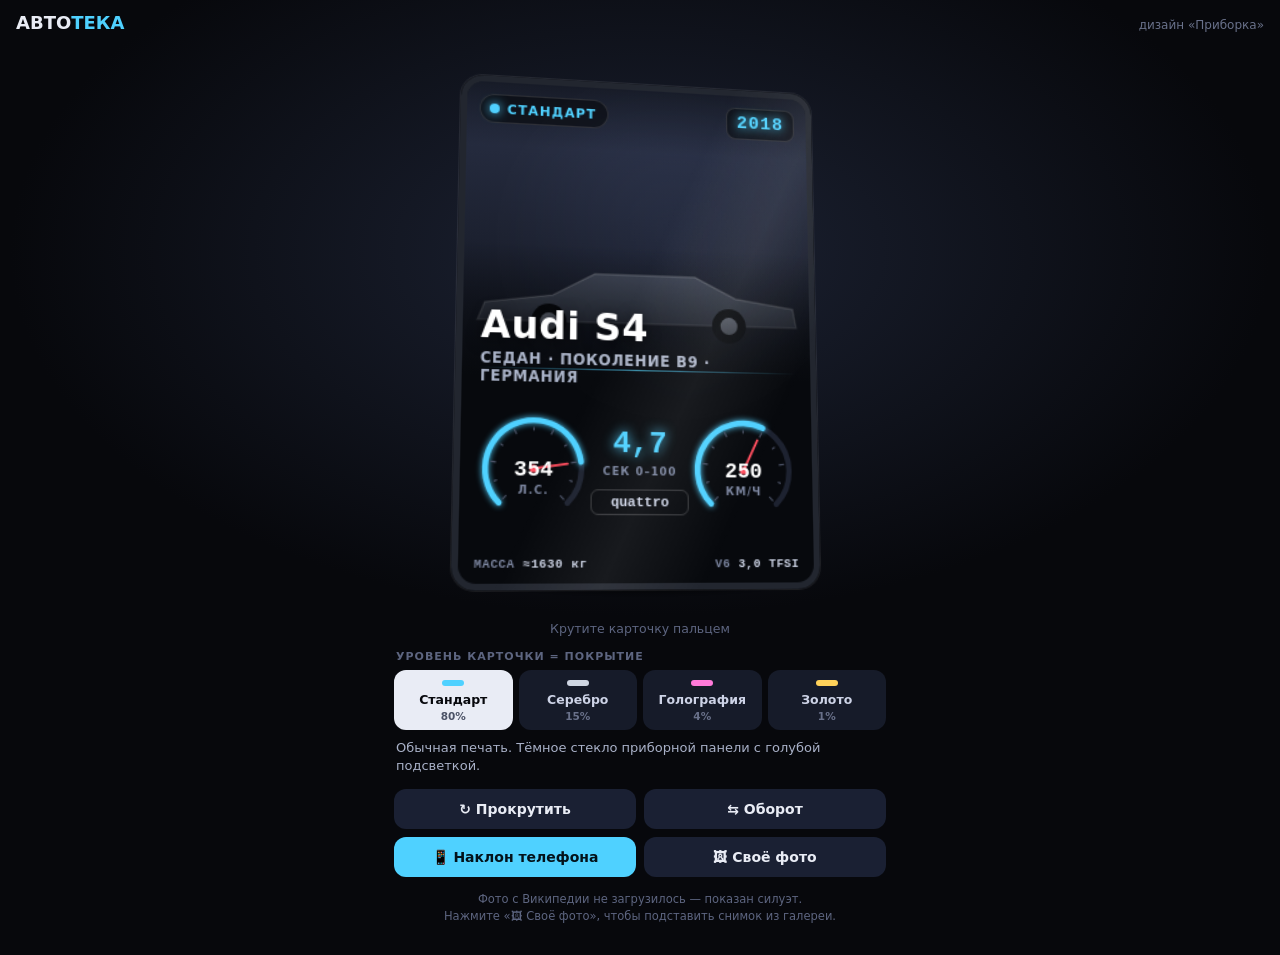
<file: avtoteka/audi-s4/index.html>
<!DOCTYPE html>
<html lang="ru">
<head>
<meta charset="utf-8">
<meta name="viewport" content="width=device-width,initial-scale=1,maximum-scale=1,user-scalable=no,viewport-fit=cover">
<meta name="apple-mobile-web-app-capable" content="yes">
<meta name="apple-mobile-web-app-status-bar-style" content="black-translucent">
<meta name="theme-color" content="#07080c">
<title>Автотека — Audi S4 (2018)</title>
<style>
  * { box-sizing:border-box; }
  html,body { margin:0; min-height:100%; color:#e9ecf5; font-family:-apple-system,BlinkMacSystemFont,system-ui,sans-serif; -webkit-tap-highlight-color:transparent;
    background:radial-gradient(900px 520px at 50% 28%, #1c2233 0%, #07080c 70%) fixed #07080c; -webkit-user-select:none; user-select:none; }
  .top { padding:calc(env(safe-area-inset-top) + 12px) 16px 0; display:flex; align-items:baseline; justify-content:space-between; }
  .top h1 { margin:0; font-size:18px; font-weight:900; } .top h1 span { color:#4fd1ff; }
  .top small { color:#69718a; font-size:12px; }
  #stage { position:relative; height:min(66vh,600px); min-height:470px; display:flex; align-items:center; justify-content:center; touch-action:none; cursor:grab; perspective:1100px; }
  #shadow { position:absolute; bottom:5%; left:50%; width:240px; height:26px; margin-left:-120px; border-radius:50%; background:radial-gradient(closest-side, rgba(0,0,0,.7), transparent); pointer-events:none; }
  #scaler { transform:scale(var(--k,1)); transform-style:preserve-3d; }
  .hint { text-align:center; color:#5d6580; font-size:12.5px; margin:-6px 0 6px; }
  .panel { max-width:520px; margin:0 auto; padding:0 14px calc(env(safe-area-inset-bottom) + 30px); }
  .lbl { font-size:11px; font-weight:800; letter-spacing:1px; text-transform:uppercase; color:#5d6580; margin:14px 2px 7px; }
  .tiers { display:grid; grid-template-columns:repeat(4,1fr); gap:6px; }
  .tier { border:0; border-radius:12px; padding:10px 4px 8px; font:700 12.5px -apple-system,system-ui,sans-serif; background:#161b29; color:#cdd3e6; cursor:pointer; display:flex; flex-direction:column; align-items:center; gap:3px; }
  .tier small { font-weight:600; font-size:10.5px; color:#69718a; }
  .tier.on { background:#e9ecf5; color:#07080c; } .tier.on small { color:#4b5266; }
  .tier i { width:22px; height:6px; border-radius:3px; margin-bottom:3px; }
  .tdesc { font-size:13px; color:#a9b1c8; margin:9px 2px 0; min-height:36px; line-height:1.4; }
  .btns { display:grid; grid-template-columns:1fr 1fr; gap:8px; margin-top:14px; }
  .btn { border:0; border-radius:12px; padding:12px; font:700 14px -apple-system,system-ui,sans-serif; background:#1a2033; color:#e9ecf5; cursor:pointer; }
  .btn.acc { background:#4fd1ff; color:#03121a; }
  #credit { font-size:11.5px; color:#5d6580; text-align:center; margin-top:14px; line-height:1.45; }
  #credit a { color:#8fb6ff; }
  #file { display:none; }

  /* ================= CARD: «ПРИБОРКА» ================= */
  .card { --mx:.5; --my:.5; --ac:#4fd1ff; --bz:#262a33; width:290px; height:406px; position:relative; transform-style:preserve-3d;
    transform:rotateX(var(--rx,0deg)) rotateY(var(--ry,0deg)); will-change:transform; }
  .face { position:absolute; inset:0; overflow:hidden; border-radius:18px; backface-visibility:hidden; -webkit-backface-visibility:hidden; background:#0a0c11;
    box-shadow:0 0 0 1px rgba(255,255,255,.08); }
  .back { transform:rotateY(180deg); }
  .bezel { position:absolute; inset:0; border-radius:18px; padding:5px; background:var(--bzbg, var(--bz)); z-index:1; }
  .glass { position:absolute; inset:5px; border-radius:14px; overflow:hidden; background:#07090d; z-index:2; }
  .ph { position:absolute; left:0; right:0; top:0; height:60%; overflow:hidden; background:linear-gradient(#2a3147,#10131c); }
  .ph img { position:absolute; inset:0; width:100%; height:100%; object-fit:cover; object-position:50% 60%; opacity:0; transition:opacity .6s; }
  .ph img.ok { opacity:1; }
  .ph svg { position:absolute; left:0; right:0; bottom:8%; width:100%; height:70%; }
  .ph::after { content:""; position:absolute; inset:0; background:linear-gradient(180deg, rgba(7,9,13,.55) 0%, transparent 22%, transparent 55%, #07090d 100%); }
  .badge { position:absolute; left:10px; top:10px; z-index:5; display:flex; align-items:center; gap:6px; padding:5px 9px 5px 7px; border-radius:20px;
    background:rgba(7,9,13,.6); -webkit-backdrop-filter:blur(6px); backdrop-filter:blur(6px); font:800 10.5px -apple-system,system-ui,sans-serif; letter-spacing:1px; text-transform:uppercase; color:var(--ac);
    border:1px solid rgba(255,255,255,.12); }
  .badge i { width:8px; height:8px; border-radius:50%; background:var(--ac); box-shadow:0 0 8px var(--ac); }
  .lcd { position:absolute; right:10px; top:10px; z-index:5; font:700 15px "SF Mono",Menlo,monospace; color:var(--ac); letter-spacing:1px;
    background:rgba(7,9,13,.6); padding:4px 8px; border-radius:8px; border:1px solid rgba(255,255,255,.12); text-shadow:0 0 8px var(--ac); }
  .title { position:absolute; left:14px; right:14px; top:46%; z-index:5; }
  .title h2 { margin:0; font:900 30px -apple-system,system-ui,sans-serif; letter-spacing:.5px; line-height:1; color:#fff; text-shadow:0 2px 12px rgba(0,0,0,.6); }
  .title div { margin-top:4px; font:600 11.5px -apple-system,system-ui,sans-serif; color:#aab3c8; letter-spacing:.6px; text-transform:uppercase; }
  .dash { position:absolute; left:0; right:0; bottom:0; height:42%; z-index:4; padding:6px 12px 10px; display:grid; grid-template-columns:1fr 78px 1fr; align-items:center; }
  .dash::before { content:""; position:absolute; left:12px; right:12px; top:0; height:1px; background:linear-gradient(90deg, transparent, var(--ac), transparent); opacity:.6; }
  .gauge { position:relative; width:100%; aspect-ratio:1; max-width:96px; justify-self:center; }
  .gauge svg { width:100%; height:100%; overflow:visible; }
  .gauge .val { position:absolute; left:0; right:0; top:38%; text-align:center; font:800 17px "SF Mono",Menlo,monospace; color:#fff; }
  .gauge .unit { position:absolute; left:0; right:0; top:60%; text-align:center; font:700 8.5px -apple-system,system-ui,sans-serif; color:#7c86a0; letter-spacing:1px; text-transform:uppercase; }
  .mid { text-align:center; }
  .mid b { display:block; font:800 24px "SF Mono",Menlo,monospace; color:var(--ac); text-shadow:0 0 10px var(--ac); line-height:1; }
  .mid small { display:block; font:700 8.5px -apple-system,system-ui,sans-serif; color:#7c86a0; letter-spacing:1px; margin-top:4px; }
  .mid .gear { margin-top:9px; font:800 11px "SF Mono",Menlo,monospace; color:#cfd6e8; border:1px solid rgba(255,255,255,.18); border-radius:6px; padding:3px 0; }
  .strip { position:absolute; left:12px; right:12px; bottom:9px; z-index:5; display:flex; justify-content:space-between; font:700 9.5px "SF Mono",Menlo,monospace; color:#7c86a0; letter-spacing:.5px; }
  .strip b { color:#cfd6e8; font-weight:800; }
  .serial { position:absolute; right:10px; top:41px; z-index:6; font:800 10px "SF Mono",Menlo,monospace; color:#2a1a00; background:linear-gradient(135deg,#ffe27a,#c9922a); padding:3px 7px; border-radius:6px; display:none; }
  .t-gold .serial { display:block; }
  .fx, .glare { position:absolute; inset:0; pointer-events:none; z-index:20; border-radius:18px; }
  .glare { background:radial-gradient(circle at calc(var(--mx)*100%) calc(var(--my)*100%), rgba(255,255,255,.28), transparent 45%); mix-blend-mode:overlay; }
  .glassline { position:absolute; inset:0; z-index:19; pointer-events:none; border-radius:18px;
    background:linear-gradient(115deg, transparent 40%, rgba(255,255,255,.07) 47%, transparent 54%); background-size:250% 250%; background-position:calc(var(--mx)*100%) 0; }

  /* back */
  .back .glass { padding:16px 15px; }
  .back .k { font:700 10px "SF Mono",Menlo,monospace; color:var(--ac); letter-spacing:1.5px; }
  .back h3 { margin:6px 0 10px; font:900 22px -apple-system,system-ui,sans-serif; }
  .back p { margin:0; font-size:12.5px; line-height:1.42; color:#cfd6e8; }
  .back .grid { display:grid; grid-template-columns:1fr 1fr; gap:5px; margin-top:10px; }
  .back .cell { background:rgba(255,255,255,.05); border:1px solid rgba(255,255,255,.07); border-radius:9px; padding:6px 8px; }
  .back .cell small { display:block; font:700 8.5px -apple-system,system-ui,sans-serif; color:#7c86a0; letter-spacing:1px; text-transform:uppercase; }
  .back .cell b { font:800 13px "SF Mono",Menlo,monospace; color:#fff; }
  .back .cr { position:absolute; left:15px; right:15px; bottom:9px; font-size:8.5px; color:#5d6580; line-height:1.35; }

  /* ---------- tiers ---------- */
  .t-std { --ac:#4fd1ff; --bz:#22262f; }
  .t-silver { --ac:#e6ecf7; --bzbg:repeating-linear-gradient(90deg,#9aa2b1 0 1px,#c9cfda 1px 2px,#aeb5c2 2px 3px), linear-gradient(135deg,#7d8597,#eef1f7 45%,#8c94a6 70%,#d9dee8); }
  .t-silver .fx { background:linear-gradient(110deg,transparent 25%,rgba(255,255,255,.55) 36%,transparent 46%); background-size:300% 300%; background-position:calc(var(--mx)*100%) calc(var(--my)*100%); mix-blend-mode:overlay; }
  .t-holo { --ac:#ff7ad9; --bzbg:linear-gradient(135deg,#ff2d95,#ffcf3a,#3dffb0,#38c8ff,#9a4dff,#ff2d95); }
  .t-holo .fx { background:repeating-linear-gradient(115deg,#ff2d95 0%,#ffcf3a 6%,#3dffb0 12%,#38c8ff 18%,#9a4dff 24%,#ff2d95 30%),
      repeating-radial-gradient(circle at 30% 30%, rgba(255,255,255,.25) 0 1px, transparent 1px 7px);
    background-size:400% 400%,100% 100%; background-position:calc(var(--mx)*100%) calc(var(--my)*100%),0 0; mix-blend-mode:color-dodge; opacity:.4; }
  .t-gold { --ac:#ffd25a; --bzbg:linear-gradient(135deg,#6b4a0e 0%,#e8b93a 20%,#fff1a8 38%,#c9922a 55%,#ffe27a 72%,#8a6214 100%); }
  .t-gold .fx { background:radial-gradient(circle at calc(var(--mx)*100%) calc(var(--my)*100%), rgba(255,236,150,.85), transparent 36%),
      repeating-radial-gradient(circle at 70% 20%, rgba(255,215,90,.55) 0 1px, transparent 1px 5px); mix-blend-mode:overlay; }
</style>
</head>
<body>
<div class="top"><h1>АВТО<span>ТЕКА</span></h1><small>дизайн «Приборка»</small></div>

<div id="stage"><div id="shadow"></div><div id="scaler">
  <div class="card t-std" id="card">
    <div class="face front">
      <div class="bezel"></div>
      <div class="glass">
        <div class="ph">
          <svg viewBox="0 0 200 70" preserveAspectRatio="xMidYMax meet"><path d="M8 52 L12 42 L50 37 L74 24 L132 24 L156 36 L190 41 L192 52 Z" fill="#3c4250" stroke="rgba(255,255,255,.2)"/>
            <circle cx="48" cy="52" r="10" fill="#050608"/><circle cx="48" cy="52" r="5" fill="#8a91a0"/><circle cx="152" cy="52" r="10" fill="#050608"/><circle cx="152" cy="52" r="5" fill="#8a91a0"/></svg>
          <img id="img" alt="Audi S4">
        </div>
        <div class="badge"><i></i><span id="tname">Стандарт</span></div>
        <div class="lcd">2018</div>
        <div class="serial">№ 0042</div>
        <div class="title"><h2>Audi S4</h2><div>Седан · поколение B9 · Германия</div></div>
        <div class="dash">
          <div class="gauge" id="g1"></div>
          <div class="mid"><b>4,7</b><small>СЕК 0–100</small><div class="gear">quattro</div></div>
          <div class="gauge" id="g2"></div>
        </div>
        <div class="strip"><span>МАССА <b>≈1630 кг</b></span><span>V6 <b>3,0 TFSI</b></span></div>
      </div>
      <div class="glassline"></div><div class="fx"></div><div class="glare"></div>
    </div>
    <div class="face back">
      <div class="bezel"></div>
      <div class="glass">
        <div class="k">БОРТОВОЙ КОМПЬЮТЕР · №204</div>
        <h3>Audi S4 (B9)</h3>
        <p>Спортивная версия A4. В поколении B9 механический нагнетатель сменила турбина, спрятанная прямо в развал блока V6: она раскручивается быстрее. Полный привод quattro — всегда.</p>
        <div class="grid">
          <div class="cell"><small>Мощность</small><b>354 л.с.</b></div>
          <div class="cell"><small>Крутящий момент</small><b>500 Н·м</b></div>
          <div class="cell"><small>Макс. скорость</small><b>250 км/ч*</b></div>
          <div class="cell"><small>Коробка</small><b>8-ст. АКП</b></div>
          <div class="cell"><small>Выпуск</small><b>2016–2019</b></div>
          <div class="cell"><small>Покрытие</small><b id="bt">Стандарт</b></div>
        </div>
        <div class="cr"><span id="credit2">*ограничена электроникой.</span></div>
      </div>
      <div class="glassline"></div><div class="fx"></div><div class="glare"></div>
    </div>
  </div>
</div></div>
<div class="hint">Крутите карточку пальцем</div>

<div class="panel">
  <div class="lbl">Уровень карточки = покрытие</div>
  <div class="tiers" id="tiers"></div>
  <div class="tdesc" id="tdesc"></div>
  <div class="btns">
    <button class="btn" id="spin">↻ Прокрутить</button>
    <button class="btn" id="flip">⇆ Оборот</button>
    <button class="btn acc" id="gyro">📱 Наклон телефона</button>
    <button class="btn" id="own">🖼 Своё фото</button>
  </div>
  <input type="file" id="file" accept="image/*">
  <div id="credit">Ищу фото на Wikimedia Commons…</div>
</div>

<script>
(() => {
'use strict';
const card = document.getElementById('card'), stage = document.getElementById('stage'), scaler = document.getElementById('scaler'), shadow = document.getElementById('shadow');
const img = document.getElementById('img'), credit = document.getElementById('credit');

// ---------- gauges ----------
function gauge(el, frac, value, unit, ticks) {
  const cx = 50, cy = 50, r = 42, a0 = 135, span = 270;
  const pt = (a, rr) => [cx + rr * Math.cos(a * Math.PI / 180), cy + rr * Math.sin(a * Math.PI / 180)];
  const arc = (from, to, rr) => { const [x1, y1] = pt(from, rr), [x2, y2] = pt(to, rr); return `M${x1.toFixed(2)} ${y1.toFixed(2)} A${rr} ${rr} 0 ${to - from > 180 ? 1 : 0} 1 ${x2.toFixed(2)} ${y2.toFixed(2)}`; };
  const aEnd = a0 + span * frac;
  let t = '';
  for (let i = 0; i <= ticks; i++) { const a = a0 + span * i / ticks, [x1, y1] = pt(a, r - 9), [x2, y2] = pt(a, r - (i % 2 ? 6 : 4)); t += `<line x1="${x1.toFixed(1)}" y1="${y1.toFixed(1)}" x2="${x2.toFixed(1)}" y2="${y2.toFixed(1)}" stroke="#4b5266" stroke-width="1.2"/>`; }
  const [nx, ny] = pt(aEnd, r - 12);
  el.innerHTML = `<svg viewBox="0 0 100 100">
    <path d="${arc(a0, a0 + span, r)}" fill="none" stroke="#1d2230" stroke-width="5" stroke-linecap="round"/>
    <path d="${arc(a0, aEnd, r)}" fill="none" stroke="var(--ac)" stroke-width="5" stroke-linecap="round" style="filter:drop-shadow(0 0 3px var(--ac))"/>
    ${t}<line x1="50" y1="50" x2="${nx.toFixed(1)}" y2="${ny.toFixed(1)}" stroke="#ff4d5e" stroke-width="2" stroke-linecap="round"/><circle cx="50" cy="50" r="3.5" fill="#ff4d5e"/></svg>
    <div class="val">${value}</div><div class="unit">${unit}</div>`;
}
gauge(document.getElementById('g1'), Math.log10(355) / Math.log10(1501), '354', 'л.с.', 10);
gauge(document.getElementById('g2'), 250 / 420, '250', 'км/ч', 10);

// ---------- tiers ----------
const TIERS = [
  ['std', 'Стандарт', '80%', '#4fd1ff', 'Обычная печать. Тёмное стекло приборной панели с голубой подсветкой.'],
  ['silver', 'Серебро', '15%', '#cfd6e2', 'Рамка из шлифованного алюминия и белая подсветка, как у дорогих комплектаций.'],
  ['holo', 'Голография', '4%', '#ff7ad9', 'Радужная рамка и перелив по всей карточке. Меняет цвет при наклоне.'],
  ['gold', 'Золото', '1%', '#ffd25a', 'Золотая рамка, искрящаяся фольга и личный номер экземпляра.'],
];
let tier = 'std';
function apply() {
  card.className = 'card t-' + tier;
  const T = TIERS.find(x => x[0] === tier);
  document.getElementById('tname').textContent = T[1]; document.getElementById('bt').textContent = T[1]; document.getElementById('tdesc').textContent = T[4];
  for (const b of document.querySelectorAll('.tier')) b.classList.toggle('on', b.dataset.v === tier);
}
for (const [v, n, p, c] of TIERS) {
  const b = document.createElement('button'); b.className = 'tier'; b.dataset.v = v;
  b.innerHTML = `<i style="background:${c}"></i>${n}<small>${p}</small>`;
  b.onclick = () => { tier = v; apply(); kick(); }; document.getElementById('tiers').appendChild(b);
}
apply();

function fit() { const k = Math.min(1.35, (window.innerWidth * 0.8) / 290, (stage.clientHeight * 0.86) / 406); scaler.style.setProperty('--k', k.toFixed(3)); shadow.style.width = (240 * k) + 'px'; shadow.style.marginLeft = (-120 * k) + 'px'; }
window.addEventListener('resize', fit); fit();

// ---------- photo: pick a sedan photo from Commons category ----------
let own = false;
const strip = s => (s || '').replace(/<[^>]*>/g, '').trim().slice(0, 80);
function show(url, page, md) {
  if (own) return;
  img.onload = () => img.classList.add('ok'); img.src = url;
  const who = md ? strip(md.Artist && md.Artist.value) : '', lic = md ? strip(md.LicenseShortName && md.LicenseShortName.value) : '';
  credit.innerHTML = 'Фото: ' + (who || 'Wikimedia Commons') + (lic ? ', ' + lic : '') + ' · <a href="' + page + '" target="_blank" rel="noopener">страница файла</a>';
  document.getElementById('credit2').innerHTML = '*ограничена электроникой. Фото: ' + (who || 'Wikimedia Commons') + (lic ? ', ' + lic : '');
}
async function fromCategory() {
  const api = 'https://commons.wikimedia.org/w/api.php?action=query&format=json&origin=*&generator=categorymembers&gcmtitle=' +
    encodeURIComponent('Category:Audi S4 (B9)') + '&gcmtype=file&gcmlimit=200&prop=imageinfo&iiprop=url|extmetadata|size&iiurlwidth=1000';
  const j = await (await fetch(api)).json();
  const files = Object.values((j.query && j.query.pages) || {}).filter(p => p.imageinfo && /\.jpe?g$/i.test(p.title));
  const bad = /avant|interior|innen|cockpit|engine|motor|rear|heck|back|seat|wheel|felge|detail|logo|badge|dashboard|kombi|steering|lenkrad|trunk/i;
  const good = files.filter(p => !bad.test(p.title) && p.imageinfo[0].width > p.imageinfo[0].height);
  const score = p => (/limousine|sedan|saloon/i.test(p.title) ? 3 : 0) + (/front|frontansicht|front view|left|right|side/i.test(p.title) ? 2 : 0) + (/(2017|2018|2019)/.test(p.title) ? 1 : 0) - (/fl\b|facelift|2020|2021|2022/i.test(p.title) ? 2 : 0);
  good.sort((a, b) => score(b) - score(a));
  const p = good[0]; if (!p) throw 0;
  const ii = p.imageinfo[0];
  show(ii.thumburl || ii.url, ii.descriptionurl, ii.extmetadata);
}
async function fromSummary() {
  const j = await (await fetch('https://en.wikipedia.org/api/rest_v1/page/summary/Audi_S4?redirect=true')).json();
  const src = j.thumbnail && j.thumbnail.source; if (!src || src.includes('/wikipedia/en/')) throw 0;
  const m = src.match(/\/commons\/thumb\/[0-9a-f]\/[0-9a-f]{2}\/([^/]+)\//);
  show(src.replace(/\/(\d+)px-/, '/1000px-'), m ? 'https://commons.wikimedia.org/wiki/File:' + m[1] : 'https://commons.wikimedia.org', null);
}
fromCategory().catch(() => fromSummary()).catch(() => {
  if (!own) credit.innerHTML = 'Фото с Википедии не загрузилось — показан силуэт.<br>Нажмите «🖼 Своё фото», чтобы подставить снимок из галереи.';
});
document.getElementById('own').onclick = () => document.getElementById('file').click();
document.getElementById('file').onchange = e => {
  const f = e.target.files && e.target.files[0]; if (!f) return;
  own = true; img.onload = () => img.classList.add('ok'); img.src = URL.createObjectURL(f);
  credit.textContent = 'Ваше фото — видно только на этом устройстве, никуда не загружается.';
};

// ---------- rotation ----------
let ry = -18, rx = 6, vy = 0, drag = null, last = performance.now(), spinTo = null, gyro = null;
stage.addEventListener('pointerdown', e => { drag = { x: e.clientX, y: e.clientY, t: performance.now() }; vy = 0; spinTo = null; stage.setPointerCapture(e.pointerId); });
stage.addEventListener('pointermove', e => {
  if (!drag) return;
  const now = performance.now(), dx = e.clientX - drag.x, dy = e.clientY - drag.y, dt = Math.max(1, now - drag.t) / 1000;
  ry += dx * 0.55; rx = Math.max(-35, Math.min(35, rx - dy * 0.35)); vy = (dx * 0.55) / dt * 0.6 + vy * 0.4;
  drag = { x: e.clientX, y: e.clientY, t: now };
});
const end = () => { drag = null; }; stage.addEventListener('pointerup', end); stage.addEventListener('pointercancel', end);
function kick() { if (drag) return; spinTo = Math.round(ry / 360) * 360 + 360; vy = 0; }
document.getElementById('spin').onclick = () => { spinTo = ry + 360; vy = 0; };
document.getElementById('flip').onclick = () => { spinTo = Math.round((ry + 180) / 180) * 180; vy = 0; };
function frame(now) {
  const dt = Math.min(0.05, (now - last) / 1000); last = now;
  if (!drag) {
    if (spinTo != null) { ry += (spinTo - ry) * Math.min(1, dt * 4.5); if (Math.abs(spinTo - ry) < 0.3) { ry = spinTo; spinTo = null; } }
    else if (Math.abs(vy) > 8) { ry += vy * dt; vy *= Math.pow(0.12, dt); }
    else { vy = 0; const face = Math.round(ry / 180) * 180; const target = gyro ? face + gyro.g * 0.9 : face + Math.sin(now / 1400) * 14; ry += (target - ry) * Math.min(1, dt * 3); }
    const tx = gyro ? Math.max(-30, Math.min(30, (gyro.b - 45) * 0.7)) : 6 + Math.sin(now / 1900) * 5;
    rx += (tx - rx) * Math.min(1, dt * 2.5);
  }
  const rad = ry * Math.PI / 180; let mx = 0.5 + Math.sin(rad) * 0.55; if (Math.cos(rad) < 0) mx = 1 - mx;
  card.style.setProperty('--ry', ry.toFixed(2) + 'deg'); card.style.setProperty('--rx', rx.toFixed(2) + 'deg');
  card.style.setProperty('--mx', Math.max(-0.2, Math.min(1.2, mx)).toFixed(3)); card.style.setProperty('--my', Math.max(-0.2, Math.min(1.2, 0.5 - rx / 50)).toFixed(3));
  shadow.style.transform = 'scaleX(' + (0.35 + 0.65 * Math.abs(Math.cos(rad))).toFixed(3) + ')';
  requestAnimationFrame(frame);
}
requestAnimationFrame(frame);
const gbtn = document.getElementById('gyro');
function onOrient(e) { gyro = { g: Math.max(-40, Math.min(40, e.gamma || 0)), b: Math.max(0, Math.min(90, e.beta == null ? 45 : e.beta)) }; }
gbtn.onclick = async () => {
  if (gyro) { window.removeEventListener('deviceorientation', onOrient); gyro = null; gbtn.textContent = '📱 Наклон телефона'; return; }
  try {
    if (window.DeviceOrientationEvent && typeof DeviceOrientationEvent.requestPermission === 'function') { if (await DeviceOrientationEvent.requestPermission() !== 'granted') throw 0; }
    window.addEventListener('deviceorientation', onOrient); gyro = { g: 0, b: 45 }; gbtn.textContent = '✋ Выключить наклон';
  } catch (e) { gbtn.textContent = 'Наклон недоступен'; }
};
})();
</script>
</body>
</html>
</file>
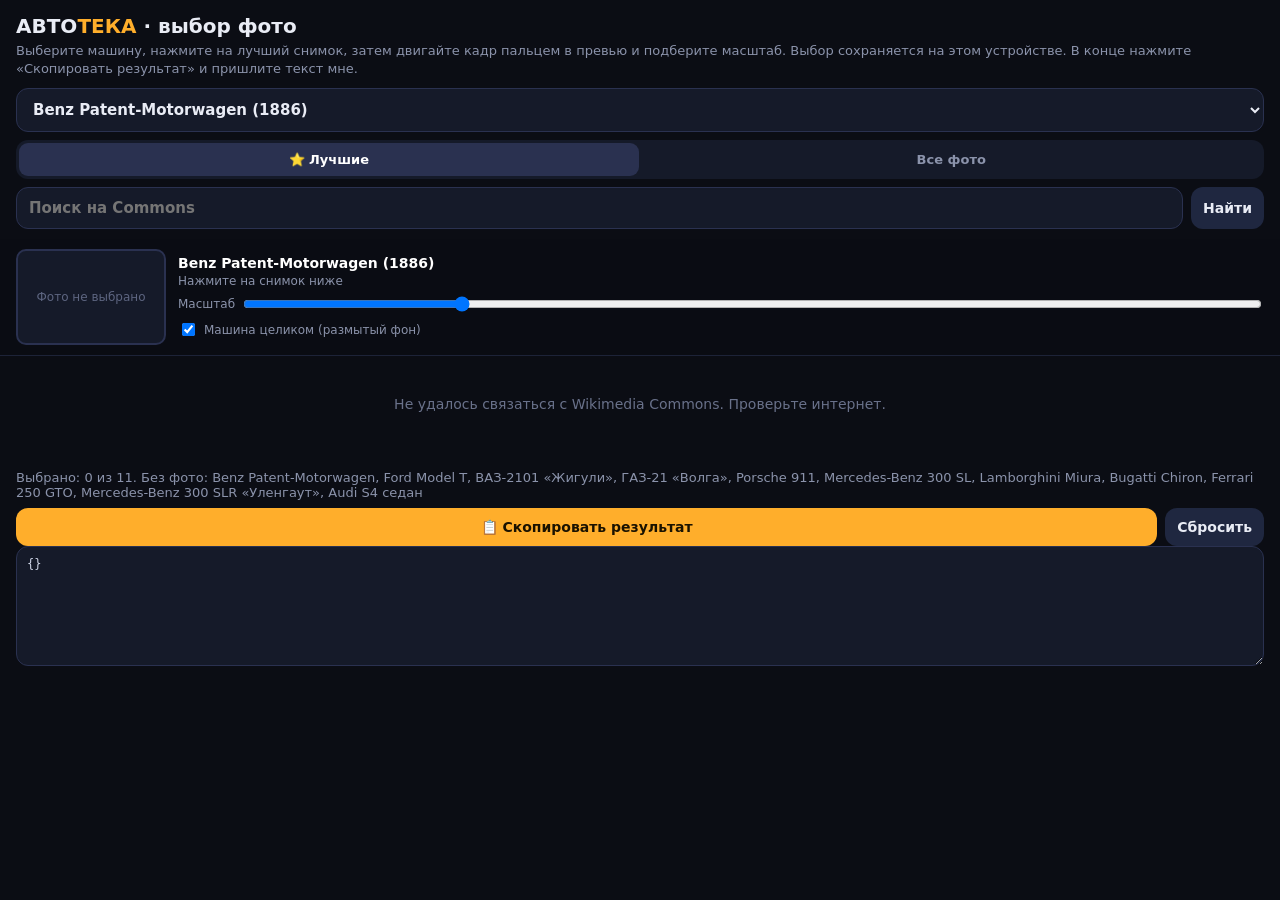
<file: avtoteka/curator/index.html>
<!DOCTYPE html>
<html lang="ru">
<head>
<meta charset="utf-8">
<meta name="viewport" content="width=device-width,initial-scale=1,viewport-fit=cover">
<meta name="theme-color" content="#0b0d14">
<title>Автотека — выбор фото</title>
<style>
  * { box-sizing:border-box; }
  html,body { margin:0; background:#0b0d14; color:#e9ecf5; font-family:-apple-system,BlinkMacSystemFont,system-ui,sans-serif; -webkit-tap-highlight-color:transparent; }
  header { padding:calc(env(safe-area-inset-top) + 14px) 16px 10px; }
  h1 { margin:0; font-size:20px; font-weight:900; } h1 span { color:#ffae2b; }
  .sub { color:#8b93ab; font-size:13px; margin:4px 0 10px; line-height:1.4; }
  select, input[type=text] { width:100%; font:600 15px -apple-system,system-ui,sans-serif; padding:11px 12px; border-radius:12px; border:1px solid #2a3150; background:#151a29; color:#e9ecf5; }
  .row { display:flex; gap:8px; margin-top:8px; }
  .row > * { flex:1; }
  .seg { display:flex; background:#151a29; border-radius:12px; padding:3px; gap:3px; }
  .seg button { flex:1; border:0; border-radius:9px; padding:9px 6px; font:700 13px -apple-system,system-ui,sans-serif; background:transparent; color:#8b93ab; }
  .seg button.on { background:#2a3150; color:#fff; }
  .btn { border:0; border-radius:12px; padding:11px 12px; font:700 14px -apple-system,system-ui,sans-serif; background:#1f2740; color:#e9ecf5; cursor:pointer; }
  .btn.acc { background:#ffae2b; color:#1a1200; }
  #preview { position:sticky; top:0; z-index:10; background:rgba(11,13,20,.95); -webkit-backdrop-filter:blur(10px); backdrop-filter:blur(10px); padding:10px 16px; border-bottom:1px solid #1d2338; display:flex; gap:12px; align-items:center; }
  .frame { flex:none; width:150px; height:96px; border-radius:10px; overflow:hidden; position:relative; background:#151a29; touch-action:none; cursor:grab; border:2px solid #2a3150; }
  .frame .bg { position:absolute; inset:-20px; background-size:cover; background-position:center; filter:blur(14px) brightness(.6); }
  .frame img { position:absolute; left:50%; top:50%; transform-origin:center; max-width:none; }
  .frame .ph { position:absolute; inset:0; display:flex; align-items:center; justify-content:center; color:#5d6580; font-size:12px; text-align:center; padding:6px; }
  .pv { flex:1; min-width:0; font-size:12px; color:#8b93ab; }
  .pv b { color:#fff; font-size:14px; display:block; margin-bottom:3px; }
  .pv label { display:flex; align-items:center; gap:6px; margin-top:6px; }
  .pv input[type=range] { flex:1; }
  main { padding:10px 12px 20px; display:grid; grid-template-columns:repeat(auto-fill,minmax(160px,1fr)); gap:10px; }
  .it { position:relative; border-radius:12px; overflow:hidden; background:#151a29; cursor:pointer; border:2px solid transparent; }
  .it.sel { border-color:#ffae2b; }
  .it img { width:100%; height:110px; object-fit:cover; display:block; background:#1a2033; }
  .it .meta { padding:6px 8px 8px; font-size:10.5px; color:#8b93ab; line-height:1.35; word-break:break-word; }
  .it .q { position:absolute; left:6px; top:6px; font:800 10px -apple-system,system-ui,sans-serif; padding:3px 6px; border-radius:6px; background:#3fc46e; color:#05210f; }
  .it .q.f { background:#ffae2b; color:#1a1200; }
  .empty { grid-column:1/-1; color:#69718a; text-align:center; padding:30px 10px; font-size:14px; }
  .out { padding:0 16px calc(env(safe-area-inset-bottom) + 40px); }
  textarea { width:100%; height:120px; border-radius:12px; border:1px solid #2a3150; background:#151a29; color:#cfd6e8; font:12px "SF Mono",Menlo,monospace; padding:10px; }
  .done { color:#8b93ab; font-size:13px; margin:8px 0; }
</style>
</head>
<body>
<header>
  <h1>АВТО<span>ТЕКА</span> · выбор фото</h1>
  <div class="sub">Выберите машину, нажмите на лучший снимок, затем двигайте кадр пальцем в превью и подберите масштаб. Выбор сохраняется на этом устройстве. В конце нажмите «Скопировать результат» и пришлите текст мне.</div>
  <select id="car"></select>
  <div class="row">
    <div class="seg" id="mode"><button data-m="q" class="on">⭐ Лучшие</button><button data-m="all">Все фото</button></div>
  </div>
  <div class="row"><input type="text" id="q" placeholder="Поиск на Commons"><button class="btn" id="go" style="flex:none">Найти</button></div>
</header>
<div id="preview">
  <div class="frame" id="frame"><div class="ph">Фото не выбрано</div></div>
  <div class="pv">
    <b id="pvname">—</b><span id="pvinfo">Нажмите на снимок ниже</span>
    <label>Масштаб <input type="range" id="zoom" min="60" max="250" value="100"></label>
    <label><input type="checkbox" id="whole" checked> Машина целиком (размытый фон)</label>
  </div>
</div>
<main id="grid"></main>
<div class="out">
  <div class="done" id="done"></div>
  <div class="row"><button class="btn acc" id="copy">📋 Скопировать результат</button><button class="btn" id="clear" style="flex:none">Сбросить</button></div>
  <textarea id="json" readonly></textarea>
</div>
<script>
(() => {
'use strict';
const CARS = [
  ['motorwagen', 'Benz Patent-Motorwagen (1886)', 'Benz Patent-Motorwagen'],
  ['model-t', 'Ford Model T (1908)', 'Ford Model T'],
  ['vaz-2101', 'ВАЗ-2101 «Жигули» (1970)', 'VAZ-2101'],
  ['gaz-21', 'ГАЗ-21 «Волга» (1956)', 'GAZ-21 Volga'],
  ['porsche-911', 'Porsche 911 (1964)', 'Porsche 911 1964 OR Porsche 901'],
  ['300sl', 'Mercedes-Benz 300 SL (1954)', 'Mercedes-Benz 300 SL Gullwing W198'],
  ['miura', 'Lamborghini Miura (1966)', 'Lamborghini Miura'],
  ['chiron', 'Bugatti Chiron (2016)', 'Bugatti Chiron'],
  ['250gto', 'Ferrari 250 GTO (1962)', 'Ferrari 250 GTO'],
  ['300slr', 'Mercedes-Benz 300 SLR «Уленгаут» (1955)', 'Mercedes-Benz 300 SLR Uhlenhaut'],
  ['audi-s4-b9', 'Audi S4 седан (2018)', 'Audi S4 B9 Limousine'],
];
const KEY = 'avtoteka_photos_v1';
let picks = {}; try { picks = JSON.parse(localStorage.getItem(KEY) || '{}'); } catch (e) {}
const save = () => { try { localStorage.setItem(KEY, JSON.stringify(picks)); } catch (e) {} renderOut(); };
const sel = document.getElementById('car'), grid = document.getElementById('grid'), qIn = document.getElementById('q');
for (const [id, name] of CARS) { const o = document.createElement('option'); o.value = id; o.textContent = name; sel.appendChild(o); }
let mode = 'q';
const strip = s => (s || '').replace(/<[^>]*>/g, '').replace(/\s+/g, ' ').trim();
const carId = () => sel.value, carQ = () => CARS.find(c => c[0] === carId())[2];

async function search() {
  const term = qIn.value.trim() || carQ();
  grid.innerHTML = '<div class="empty">Ищу…</div>';
  const runs = mode === 'q'
    ? [term + ' incategory:"Quality_images"', term + ' incategory:"Featured_pictures_on_Wikimedia_Commons"', term + ' incategory:"Valued_images_sorted_by_promotion_date"']
    : [term];
  let pages = [];
  try {
    for (const s of runs) {
      const url = 'https://commons.wikimedia.org/w/api.php?action=query&format=json&origin=*&generator=search&gsrnamespace=6&gsrlimit=40&gsrsearch=' +
        encodeURIComponent(s + ' filetype:bitmap') + '&prop=imageinfo|categories&clshow=!hidden&cllimit=50&iiprop=url|size|extmetadata&iiurlwidth=1600';
      const j = await (await fetch(url)).json();
      pages = pages.concat(Object.values((j.query && j.query.pages) || {}));
    }
  } catch (e) { grid.innerHTML = '<div class="empty">Не удалось связаться с Wikimedia Commons. Проверьте интернет.</div>'; return; }
  const seen = new Set();
  pages = pages.filter(p => p.imageinfo && !seen.has(p.title) && seen.add(p.title));
  pages.sort((a, b) => (b.imageinfo[0].width * b.imageinfo[0].height) - (a.imageinfo[0].width * a.imageinfo[0].height));
  if (!pages.length) { grid.innerHTML = '<div class="empty">' + (mode === 'q' ? 'Отборных снимков не нашлось. Переключитесь на «Все фото».' : 'Ничего не нашлось. Попробуйте другой запрос.') + '</div>'; return; }
  grid.innerHTML = '';
  const cur = picks[carId()];
  for (const p of pages) {
    const ii = p.imageinfo[0], md = ii.extmetadata || {};
    const qual = /Featured/i.test(md.Categories ? md.Categories.value : '') ? 'f' : (/Quality/i.test(md.Categories ? md.Categories.value : '') ? 'q' : '');
    const el = document.createElement('div'); el.className = 'it' + (cur && cur.file === p.title ? ' sel' : '');
    const small = (ii.thumburl || ii.url).replace(/\/(\d+)px-/, '/400px-');
    el.innerHTML = `<img loading="lazy" src="${small}" alt="">${qual ? `<span class="q ${qual}">${qual === 'f' ? 'FEATURED' : 'QUALITY'}</span>` : ''}
      <div class="meta">${ii.width}×${ii.height}<br>${strip(md.Artist && md.Artist.value).slice(0, 40) || 'автор не указан'} · ${strip(md.LicenseShortName && md.LicenseShortName.value)}</div>`;
    el.onclick = () => {
      picks[carId()] = { file: p.title, url: ii.thumburl || ii.url, page: ii.descriptionurl, author: strip(md.Artist && md.Artist.value).slice(0, 80), license: strip(md.LicenseShortName && md.LicenseShortName.value), w: ii.width, h: ii.height, x: 0, y: 0, zoom: 100, whole: true };
      for (const x of grid.children) x.classList.remove('sel'); el.classList.add('sel');
      save(); preview();
    };
    grid.appendChild(el);
  }
}

// ---------- preview with drag / zoom ----------
const frame = document.getElementById('frame'), zoom = document.getElementById('zoom'), whole = document.getElementById('whole');
function preview() {
  const p = picks[carId()];
  document.getElementById('pvname').textContent = CARS.find(c => c[0] === carId())[1];
  if (!p) { frame.innerHTML = '<div class="ph">Фото не выбрано</div>'; document.getElementById('pvinfo').textContent = 'Нажмите на снимок ниже'; return; }
  document.getElementById('pvinfo').textContent = (p.author || 'автор не указан') + ' · ' + p.license;
  zoom.value = p.zoom; whole.checked = p.whole;
  frame.innerHTML = `<div class="bg" style="background-image:url('${p.url}')"></div><img src="${p.url}" alt="">`;
  layout();
}
function layout() {
  const p = picks[carId()]; if (!p) return;
  const img = frame.querySelector('img'), fw = frame.clientWidth, fh = frame.clientHeight, ar = p.w / p.h;
  const base = p.whole ? Math.min(fw / ar, fh) : Math.max(fw / ar, fh);   // fitted image height
  const h = base * p.zoom / 100, w = h * ar;
  img.style.width = w + 'px'; img.style.height = h + 'px';
  img.style.transform = `translate(calc(-50% + ${p.x * fw}px), calc(-50% + ${p.y * fh}px))`;
  frame.querySelector('.bg').style.display = p.whole ? 'block' : 'none';
}
zoom.oninput = () => { const p = picks[carId()]; if (!p) return; p.zoom = +zoom.value; layout(); save(); };
whole.onchange = () => { const p = picks[carId()]; if (!p) return; p.whole = whole.checked; p.x = 0; p.y = 0; layout(); save(); };
let drag = null;
frame.addEventListener('pointerdown', e => { if (!picks[carId()]) return; drag = { x: e.clientX, y: e.clientY }; frame.setPointerCapture(e.pointerId); });
frame.addEventListener('pointermove', e => {
  if (!drag) return; const p = picks[carId()];
  p.x = Math.max(-.6, Math.min(.6, p.x + (e.clientX - drag.x) / frame.clientWidth));
  p.y = Math.max(-.6, Math.min(.6, p.y + (e.clientY - drag.y) / frame.clientHeight));
  drag = { x: e.clientX, y: e.clientY }; layout();
});
frame.addEventListener('pointerup', () => { if (drag) { drag = null; save(); } });

// ---------- output ----------
function renderOut() {
  const n = CARS.filter(c => picks[c[0]]).length;
  document.getElementById('done').textContent = 'Выбрано: ' + n + ' из ' + CARS.length + (n < CARS.length ? '. Без фото: ' + CARS.filter(c => !picks[c[0]]).map(c => c[1].split(' (')[0]).join(', ') : ' — всё готово!');
  const out = {}; for (const [id] of CARS) if (picks[id]) { const p = picks[id]; out[id] = { file: p.file, author: p.author, license: p.license, x: +p.x.toFixed(3), y: +p.y.toFixed(3), zoom: p.zoom, whole: p.whole }; }
  document.getElementById('json').value = JSON.stringify(out);
}
document.getElementById('copy').onclick = async () => {
  const t = document.getElementById('json'); renderOut();
  try { await navigator.clipboard.writeText(t.value); document.getElementById('copy').textContent = '✅ Скопировано — вставьте в чат'; }
  catch (e) { t.focus(); t.select(); document.getElementById('copy').textContent = 'Выделил текст — скопируйте вручную'; }
};
document.getElementById('clear').onclick = () => { delete picks[carId()]; save(); preview(); for (const x of grid.children) x.classList.remove('sel'); };
for (const b of document.querySelectorAll('#mode button')) b.onclick = () => { mode = b.dataset.m; for (const x of document.querySelectorAll('#mode button')) x.classList.toggle('on', x === b); search(); };
sel.onchange = () => { qIn.value = ''; preview(); search(); };
document.getElementById('go').onclick = search;
qIn.addEventListener('keydown', e => { if (e.key === 'Enter') search(); });
window.addEventListener('resize', layout);
preview(); search(); renderOut();
})();
</script>
</body>
</html>
</file>
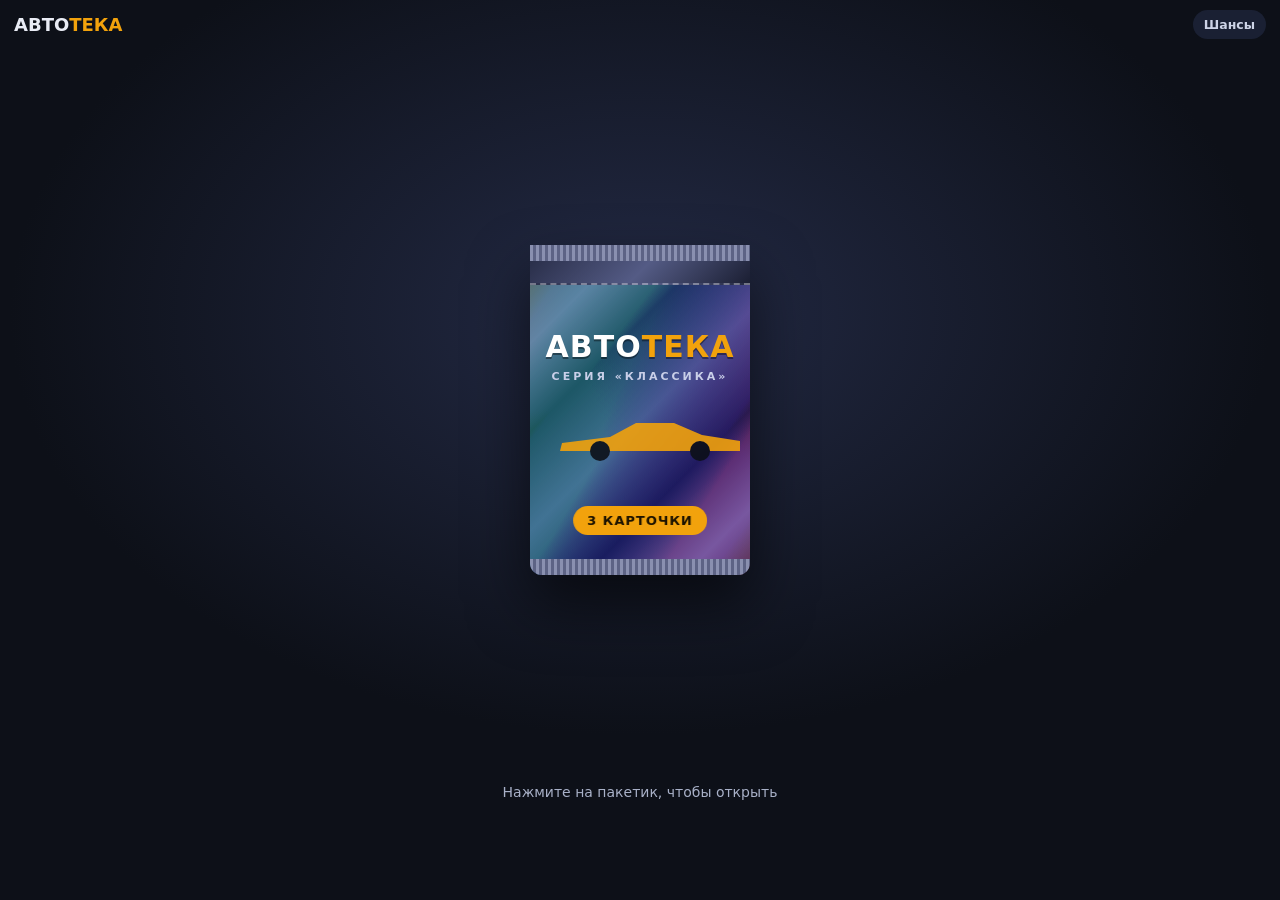
<file: avtoteka/pack/index.html>
<!DOCTYPE html>
<html lang="ru">
<head>
<meta charset="utf-8">
<meta name="viewport" content="width=device-width,initial-scale=1,maximum-scale=1,user-scalable=no,viewport-fit=cover">
<meta name="apple-mobile-web-app-capable" content="yes">
<meta name="apple-mobile-web-app-status-bar-style" content="black-translucent">
<meta name="apple-mobile-web-app-title" content="Автотека">
<meta name="theme-color" content="#0d1018">
<title>Автотека — открыть пакетик</title>
<style>
  * { box-sizing:border-box; }
  html,body { margin:0; height:100%; overflow:hidden; color:#e9ecf5; font-family:-apple-system,BlinkMacSystemFont,system-ui,sans-serif; -webkit-tap-highlight-color:transparent;
    -webkit-user-select:none; user-select:none; background:radial-gradient(900px 600px at 50% 35%, #232a45 0%, #0d1018 70%) #0d1018; }
  .top { position:fixed; left:0; right:0; top:0; z-index:40; padding:calc(env(safe-area-inset-top) + 10px) 14px 8px; display:flex; align-items:center; justify-content:space-between; }
  .top h1 { margin:0; font-size:18px; font-weight:900; } .top h1 span { color:#f2a20c; }
  .pill { border:0; border-radius:16px; padding:7px 11px; font:700 12.5px -apple-system,system-ui,sans-serif; background:#1a2033; color:#cdd3e6; cursor:pointer; }
  #scene { position:fixed; inset:0; padding:40px 0 120px; display:flex; align-items:center; justify-content:center; perspective:1200px; touch-action:none; }
  #msg { position:fixed; left:12px; right:12px; bottom:calc(env(safe-area-inset-bottom) + 98px); line-height:1.35; text-align:center; color:#a9b1c8; font-size:14px; z-index:30; pointer-events:none; transition:opacity .3s; }
  #bar { position:fixed; left:0; right:0; bottom:0; z-index:35; padding:10px 14px calc(env(safe-area-inset-bottom) + 14px); display:flex; gap:8px; justify-content:center; }
  .btn { border:0; border-radius:14px; padding:13px 18px; font:800 15px -apple-system,system-ui,sans-serif; background:#1f2740; color:#e9ecf5; cursor:pointer; }
  .btn.acc { background:#f2a20c; color:#1d1300; }
  .hide { display:none !important; }

  /* ---------- pack ---------- */
  #pack { position:relative; width:220px; height:330px; transform-style:preserve-3d; cursor:pointer; transition:transform .4s; }
  #pack .body { position:absolute; inset:0; border-radius:10px 10px 12px 12px; overflow:hidden;
    background:linear-gradient(135deg,#2a2f4a 0%,#545b85 18%,#1b1f33 34%,#3d4470 52%,#14182a 70%,#4b5280 88%,#20253d 100%); box-shadow:0 30px 60px rgba(0,0,0,.6); }
  #pack .body::before { content:""; position:absolute; inset:0; background:repeating-linear-gradient(115deg,#ff2d95 0%,#ffcf3a 6%,#3dffb0 12%,#38c8ff 18%,#9a4dff 24%,#ff2d95 30%);
    background-size:400% 400%; background-position:var(--px,50%) 50%; mix-blend-mode:color-dodge; opacity:.25; }
  #pack .crimp { position:absolute; left:0; right:0; height:16px; z-index:3; background:repeating-linear-gradient(90deg,#8a90b0 0 3px,#5d6385 3px 6px); }
  #pack .crimp.t { top:0; border-radius:10px 10px 0 0; } #pack .crimp.b { bottom:0; border-radius:0 0 12px 12px; }
  #pack .tear { position:absolute; left:0; right:0; top:0; height:40px; z-index:5; transition:transform .7s cubic-bezier(.3,.7,.3,1), opacity .7s; }
  #pack .tear .crimp { top:0; } #pack .tear .strip { position:absolute; left:0; right:0; top:16px; height:24px; background:linear-gradient(135deg,#2a2f4a,#545b85,#1b1f33); border-bottom:2px dashed rgba(255,255,255,.35); }
  #pack.torn .tear { transform:translate(60px,-120px) rotate(28deg); opacity:0; }
  #pack .logo { position:absolute; left:0; right:0; top:84px; text-align:center; z-index:2; }
  #pack .logo b { display:block; font:900 30px -apple-system,system-ui,sans-serif; letter-spacing:1px; color:#fff; text-shadow:0 2px 0 rgba(0,0,0,.4); }
  #pack .logo b span { color:#f2a20c; }
  #pack .logo small { display:block; margin-top:6px; font:800 11px -apple-system,system-ui,sans-serif; letter-spacing:3px; color:#c9cfe8; }
  #pack .car { position:absolute; left:20px; right:20px; top:150px; height:70px; z-index:2; opacity:.9; }
  #pack .cnt { position:absolute; left:50%; bottom:40px; transform:translateX(-50%); z-index:2; background:#f2a20c; color:#1d1300; font:900 13px -apple-system,system-ui,sans-serif; padding:7px 14px; border-radius:20px; letter-spacing:1px; white-space:nowrap; }
  #pack.shake { animation:shake .5s; }
  @keyframes shake { 0%,100% { transform:rotate(0) } 20% { transform:rotate(-5deg) } 40% { transform:rotate(5deg) } 60% { transform:rotate(-3deg) } 80% { transform:rotate(3deg) } }
  #pack.gone { transform:translateY(120vh) rotate(8deg); transition:transform .8s cubic-bezier(.5,0,.7,.4); }

  /* ---------- reveal stage ---------- */
  #stack { position:absolute; width:290px; height:406px; transform:scale(var(--k,1)); }
  .slot { position:absolute; inset:0; transition:transform .55s cubic-bezier(.2,.8,.2,1), opacity .4s; transform-style:preserve-3d; }
  .slot.out { transform:translateY(-130vh) rotate(-10deg) !important; opacity:0; }
  .rays { position:absolute; left:50%; top:50%; width:900px; height:900px; margin:-450px 0 0 -450px; pointer-events:none; opacity:0; transition:opacity .5s;
    background:repeating-conic-gradient(from 0deg, var(--glow) 0deg 6deg, transparent 6deg 18deg); -webkit-mask:radial-gradient(circle, #000 0 18%, transparent 55%); mask:radial-gradient(circle, #000 0 18%, transparent 55%);
    animation:spin 14s linear infinite; transform:translateZ(-120px); }
  .slot.lit .rays { opacity:.55; }
  @keyframes spin { to { rotate:360deg; } }
  .cover { position:absolute; inset:0; border-radius:16px; z-index:30; display:flex; flex-direction:column; align-items:center; justify-content:center; gap:10px;
    background:linear-gradient(145deg,#2b3150,#151a2b); border:2px solid rgba(255,255,255,.12); backface-visibility:hidden; -webkit-backface-visibility:hidden; transition:opacity .35s, transform .35s; }
  .cover b { font:900 22px -apple-system,system-ui,sans-serif; letter-spacing:1px; } .cover b span { color:#f2a20c; }
  .cover small { color:#8b93ab; font-weight:700; font-size:13px; }
  .cover .q { width:70px; height:70px; border-radius:50%; border:3px dashed rgba(255,255,255,.25); display:flex; align-items:center; justify-content:center; font:900 34px -apple-system,system-ui,sans-serif; color:#8b93ab; }
  .slot.revealed .cover { opacity:0; transform:scale(1.08); pointer-events:none; }
  #flash { position:fixed; inset:0; background:#fff; opacity:0; pointer-events:none; z-index:50; transition:opacity .5s; }
  #dots { position:fixed; left:0; right:0; bottom:calc(env(safe-area-inset-bottom) + 80px); display:flex; justify-content:center; gap:8px; z-index:30; }
  #dots i { width:9px; height:9px; border-radius:50%; background:#2a3150; } #dots i.on { background:#e9ecf5; }

  /* ---------- summary ---------- */
  #summary { position:fixed; inset:0; z-index:20; display:flex; flex-direction:column; align-items:center; justify-content:center; gap:14px; padding:70px 10px 110px; }
  #summary h2 { margin:0; font-size:20px; font-weight:900; }
  #minis { display:flex; gap:8px; justify-content:center; margin-bottom:26px; }
  .mini { width:calc(290px * var(--m)); height:calc(406px * var(--m)); position:relative; cursor:pointer; }
  .mini > .card { transform-origin:0 0; transform:scale(var(--m)); position:absolute; left:0; top:0; }
  .mini .tag { position:absolute; left:0; right:0; bottom:-22px; text-align:center; font-size:11px; font-weight:800; }
  #coll { color:#8b93ab; font-size:13px; text-align:center; }
  #odds { position:fixed; inset:0; z-index:60; background:rgba(5,7,12,.85); display:flex; align-items:center; justify-content:center; padding:20px; }
  #odds .box { background:#151a29; border-radius:18px; padding:18px; max-width:380px; width:100%; font-size:13.5px; line-height:1.45; }
  #odds h3 { margin:0 0 10px; } #odds table { width:100%; border-collapse:collapse; margin:8px 0 12px; }
  #odds td { padding:5px 0; border-bottom:1px solid #232a40; } #odds td:last-child { text-align:right; font-weight:800; }

  /* ================= CARD «ТЕХПАСПОРТ» ================= */
  .card { --mx:.5; --my:.5; --rc:#8c95a8; width:290px; height:406px; position:relative; transform-style:preserve-3d;
    transform:rotateX(var(--rx,0deg)) rotateY(var(--ry,0deg)); transition:transform .12s; }
  .card.flipped { transform:rotateX(var(--rx,0deg)) rotateY(calc(180deg + var(--ry,0deg))); transition:transform .6s cubic-bezier(.2,.8,.2,1); }
  .card.unflip { transition:transform .6s cubic-bezier(.2,.8,.2,1); }
  .face { position:absolute; inset:0; border-radius:16px; overflow:hidden; backface-visibility:hidden; -webkit-backface-visibility:hidden; color:#1d1a14;
    background:
      repeating-radial-gradient(circle at 0% 0%, color-mix(in srgb, var(--rc) 9%, transparent) 0 1.5px, transparent 1.5px 9px),
      repeating-radial-gradient(circle at 100% 100%, color-mix(in srgb, var(--rc) 9%, transparent) 0 1.5px, transparent 1.5px 9px),
      linear-gradient(170deg,#f7f3e8,#ebe5d4);
    box-shadow:0 22px 46px rgba(0,0,0,.55), inset 0 0 0 1px rgba(0,0,0,.08); }
  .back { transform:rotateY(180deg); }
  .hdr { position:absolute; left:14px; right:14px; top:11px; display:flex; justify-content:space-between; align-items:center; font:700 9px "SF Mono",Menlo,monospace; letter-spacing:1px; color:#7a705c; }
  .stars { color:var(--rc); font-size:13px; letter-spacing:1px; font-family:-apple-system,system-ui,sans-serif; }
  .win { position:absolute; left:12px; right:12px; top:30px; height:47%; border-radius:10px; overflow:hidden; background:#1c2030; box-shadow:inset 0 0 0 1px rgba(0,0,0,.2); }
  .win .bg { position:absolute; inset:-24px; background-size:cover; background-position:center; filter:blur(16px) saturate(1.1) brightness(.75); }
  .win img { position:absolute; inset:0; width:100%; height:100%; object-fit:contain; opacity:0; transition:opacity .5s; }
  .win img.ok { opacity:1; }
  .win.loaded svg { display:none; }
  .win svg { position:absolute; left:6%; right:6%; bottom:10%; width:88%; height:60%; }
  .win .yr { position:absolute; left:8px; bottom:8px; z-index:2; font:800 12px "SF Mono",Menlo,monospace; color:#fff; background:rgba(0,0,0,.55); padding:3px 7px; border-radius:6px; }
  .plate { position:absolute; left:12px; right:12px; top:calc(30px + 47% + 10px); height:48px; background:#fff; border:3px solid #15130f; border-radius:8px; display:flex; overflow:hidden; box-shadow:0 2px 0 rgba(0,0,0,.15); }
  .plate .cc { flex:none; width:34px; background:#1f4fbf; color:#fff; display:flex; flex-direction:column; align-items:center; justify-content:space-between; padding:4px 0 3px; }
  .plate .cc i { font-style:normal; font-size:9px; color:#ffd400; letter-spacing:-1px; }
  .plate .cc b { font:900 11px -apple-system,system-ui,sans-serif; }
  .plate .nm { flex:1; display:flex; align-items:center; justify-content:center; padding:0 8px; font-family:"DIN Condensed","Arial Narrow","Roboto Condensed",-apple-system,sans-serif; font-weight:800;
    text-transform:uppercase; letter-spacing:.5px; color:#15130f; white-space:nowrap; overflow:hidden; font-stretch:condensed; }
  .sub { position:absolute; left:14px; right:14px; top:calc(30px + 47% + 64px); font:600 10.5px -apple-system,system-ui,sans-serif; color:#6f6653; letter-spacing:.4px; text-transform:uppercase; white-space:nowrap; overflow:hidden; text-overflow:ellipsis; }
  .flds { position:absolute; left:14px; right:14px; top:calc(30px + 47% + 82px); display:grid; grid-template-columns:1fr 1fr 1fr; gap:8px; }
  .fld small { display:block; font:700 8px -apple-system,system-ui,sans-serif; letter-spacing:.8px; color:#8a806b; text-transform:uppercase; }
  .fld b { display:block; font:800 14.5px -apple-system,system-ui,sans-serif; border-bottom:1.5px dashed #b9b09a; padding-bottom:2px; white-space:nowrap; }
  .rs { position:absolute; left:12px; right:12px; bottom:10px; height:22px; border-radius:6px; background:var(--rc); color:#fff; display:flex; align-items:center; justify-content:space-between; padding:0 9px;
    font:800 9.5px -apple-system,system-ui,sans-serif; letter-spacing:1px; text-transform:uppercase; }
  .fx, .glare { position:absolute; inset:0; pointer-events:none; z-index:20; border-radius:16px; }
  .glare { background:radial-gradient(circle at calc(var(--mx)*100%) calc(var(--my)*100%), rgba(255,255,255,.22), transparent 45%); }
  /* back */
  .back .ttl { position:absolute; left:14px; right:14px; top:28px; font:900 13px -apple-system,system-ui,sans-serif; letter-spacing:.5px; text-transform:uppercase; }
  .back .ttl small { display:block; font:600 9.5px "SF Mono",Menlo,monospace; color:#7a705c; letter-spacing:1px; margin-top:3px; }
  .back table { position:absolute; left:14px; right:14px; top:66px; width:calc(100% - 28px); border-collapse:collapse; font-size:11.5px; }
  .back td { padding:4.5px 0; border-bottom:1px dashed #c4bba5; vertical-align:top; }
  .back td:first-child { color:#8a806b; width:16px; font:700 9px "SF Mono",Menlo,monospace; padding-top:6px; }
  .back td:nth-child(2) { color:#6f6653; } .back td:last-child { text-align:right; font-weight:800; }
  .note { position:absolute; left:14px; right:14px; top:228px; border:1.5px solid #c4bba5; border-radius:8px; padding:6px 8px 7px; font-size:11px; line-height:1.38; color:#3a3427; }
  .note small { display:block; font:800 8px -apple-system,system-ui,sans-serif; letter-spacing:1px; color:#8a806b; margin-bottom:2px; }
  .seal { position:absolute; right:16px; bottom:16px; width:70px; height:70px; border-radius:50%; border:2.5px solid var(--rc); color:var(--rc); transform:rotate(-14deg);
    display:flex; align-items:center; justify-content:center; text-align:center; font:900 8px -apple-system,system-ui,sans-serif; letter-spacing:.5px; opacity:.85;
    box-shadow:inset 0 0 0 3px #f1ecdf, inset 0 0 0 4.5px var(--rc); }
  .code { position:absolute; left:14px; bottom:16px; }
  .code .bars { width:120px; height:26px; background:repeating-linear-gradient(90deg,#15130f 0 1px,transparent 1px 3px,#15130f 3px 5px,transparent 5px 6px,#15130f 6px 7px,transparent 7px 10px); }
  .code small { display:block; font:700 9px "SF Mono",Menlo,monospace; color:#5d5545; margin-top:4px; letter-spacing:.5px; }
  .crd { position:absolute; left:14px; right:96px; bottom:58px; font-size:8px; color:#8a806b; line-height:1.3; }

  /* rarity colours */
  .r-mass { --rc:#7d879c; } .r-rare { --rc:#2f80ed; } .r-coll { --rc:#8e44ef; } .r-leg { --rc:#e8930a; }
  /* finishes */
  .f-holo .fx { background:repeating-linear-gradient(115deg,#ff2d95 0%,#ffcf3a 6%,#3dffb0 12%,#38c8ff 18%,#9a4dff 24%,#ff2d95 30%),
      repeating-radial-gradient(circle at 30% 30%, rgba(255,255,255,.35) 0 1px, transparent 1px 7px);
    background-size:400% 400%,100% 100%; background-position:calc(var(--mx)*100%) calc(var(--my)*100%),0 0; opacity:.24; }
  .f-holo .plate { border-color:#5b3fd1; }
  .f-gold .face { background:
      repeating-radial-gradient(circle at 0% 0%, rgba(120,80,0,.12) 0 1.5px, transparent 1.5px 9px),
      linear-gradient(135deg,#c99a2e 0%,#f6dc8a 25%,#fff4c4 42%,#d9aa3e 60%,#f9e29a 80%,#b88a22 100%); }
  .f-gold .plate { border-color:#7a5608; background:#fffaf0; }
  .f-gold .fld b { border-color:#a07d2a; } .f-gold .hdr, .f-gold .sub, .f-gold .fld small { color:#5c4310; }
  .f-gold .fx { background:radial-gradient(circle at calc(var(--mx)*100%) calc(var(--my)*100%), rgba(255,250,210,.55), transparent 38%),
      radial-gradient(rgba(255,255,255,.45) .8px, transparent 1.2px) 0 0/7px 7px; opacity:.45; }
  .fin { position:absolute; right:18px; top:38px; z-index:5; font:900 9.5px -apple-system,system-ui,sans-serif; letter-spacing:1px; padding:4px 8px; border-radius:6px; color:#fff; transform:rotate(-6deg); }
  .f-holo .fin { background:linear-gradient(135deg,#ff2d95,#ffcf3a,#3dffb0,#38c8ff,#9a4dff); }
  .f-gold .fin { background:linear-gradient(135deg,#7a5608,#e8b93a,#fff1a8,#c9922a); color:#2a1a00; }
  .f-std .fin { display:none; }
</style>
</head>
<body>
<div class="top"><h1>АВТО<span>ТЕКА</span></h1><div style="display:flex;gap:6px"><button class="pill" id="oddsBtn">Шансы</button></div></div>

<div id="scene">
  <div id="pack">
    <div class="body"></div>
    <div class="crimp b"></div>
    <div class="tear"><div class="crimp"></div><div class="strip"></div></div>
    <div class="logo"><b>АВТО<span>ТЕКА</span></b><small>СЕРИЯ «КЛАССИКА»</small></div>
    <svg class="car" viewBox="0 0 200 70"><path d="M10 56 L12 48 L60 42 L86 28 L124 28 L152 40 L190 46 L190 56 Z" fill="#f2a20c"/><circle cx="50" cy="56" r="10" fill="#0d1018"/><circle cx="150" cy="56" r="10" fill="#0d1018"/></svg>
    <div class="cnt">3 КАРТОЧКИ</div>
  </div>
  <div id="stack" class="hide"></div>
</div>
<div id="flash"></div>
<div id="dots" class="hide"></div>
<div id="summary" class="hide"><h2>Ваши карточки</h2><div id="minis"></div><div id="coll"></div></div>
<div id="msg">Нажмите на пакетик, чтобы открыть</div>
<div id="bar"><button class="btn acc hide" id="next">Дальше →</button><button class="btn acc hide" id="again">Открыть ещё пакетик</button></div>
<div id="odds" class="hide"><div class="box">
  <h3>Шансы</h3>
  <div>В пакетике 3 карточки. Третья — гарантированно «Редкая» или лучше.</div>
  <table>
    <tr><td>★ Массовая (тираж больше 100 тыс.)</td><td>70% · —</td></tr>
    <tr><td>★★ Редкая (5–100 тыс.)</td><td>22% · 80%</td></tr>
    <tr><td>★★★ Коллекционная (100–5000)</td><td>7% · 17%</td></tr>
    <tr><td>★★★★ Легенда (меньше 100)</td><td>1% · 3%</td></tr>
  </table>
  <div style="color:#8b93ab;font-size:12px;margin-top:-6px">Первое число — шанс для 1-й и 2-й карточки, второе — для 3-й.</div>
  <table>
    <tr><td>Стандарт</td><td>88%</td></tr>
    <tr><td>🌈 Голография</td><td>10%</td></tr>
    <tr><td>✨ Золото (номерное)</td><td>2%</td></tr>
  </table>
  <div style="color:#8b93ab;font-size:12px">Покрытие выпадает для каждой карточки отдельно и не зависит от редкости.</div>
  <button class="btn" style="width:100%;margin-top:14px" id="oddsClose">Понятно</button>
</div></div>

<script>
(() => {
'use strict';
const RAR = { mass:['Массовая','★'], rare:['Редкая','★★'], coll:['Коллекционная','★★★'], leg:['Легенда','★★★★'] };
const FIN = { std:'Стандарт', holo:'Голография', gold:'Золото' };
const CC = { 'Германия':'D', 'США':'USA', 'СССР':'SU', 'Италия':'I', 'Франция':'F', 'Великобритания':'GB', 'Япония':'J' };
// [id, name, maker, country, year, wiki, rarity, hp, 0-100, top, mass, production, fact, body]
const CARS = [
  ['model-t','Ford Model T','Ford','США',1908,'Ford_Model_T','mass','20 л.с.','—','≈70','≈540 кг','≈15 млн','С 1913 года её собирали на конвейере: сборка одной машины сократилась с 12 часов до полутора.','veteran'],
  ['vaz-2101','ВАЗ-2101','АвтоВАЗ','СССР',1970,'VAZ-2101','mass','64 л.с.','22 с','142','955 кг','≈2,7 млн','«Копейка» создана на основе Fiat 124, но получила больше восьмисот изменений под советские дороги и морозы.','sedan'],
  ['gaz-21','ГАЗ-21 «Волга»','ГАЗ','СССР',1956,'GAZ-21','mass','70 л.с.','34 с','130','1460 кг','≈639 тыс.','Символ советского достатка. На капоте ранних машин — фигурка прыгающего оленя.','sedan'],
  ['beetle','Volkswagen Käfer','Volkswagen','Германия',1938,'Volkswagen_Beetle','mass','25 л.с.','—','≈100','≈730 кг','≈21,5 млн','Самый массовый автомобиль одной платформы в истории. Последний «Жук» собрали в Мексике в 2003 году.','beetle'],
  ['fiat-500','Fiat 500','Fiat','Италия',1957,'Fiat_500_(1957)','mass','13 л.с.','—','≈85','≈470 кг','≈3,9 млн','Длина меньше трёх метров. Этой малолитражкой Италия пересела со скутеров на автомобили.','beetle'],
  ['mini','Mini','BMC','Великобритания',1959,'Mini','mass','34 л.с.','—','≈116','≈620 кг','≈5,3 млн','Алек Иссигонис поставил мотор поперёк, чтобы 80% длины машины досталось людям и багажу.','hatch'],
  ['zaz-965','ЗАЗ-965 «Запорожец»','ЗАЗ','СССР',1960,'ZAZ-965','mass','23 л.с.','—','≈80','≈640 кг','≈322 тыс.','«Горбатый»: двигатель воздушного охлаждения сзади, поэтому машину не нужно было прогревать зимой водой.','beetle'],
  ['porsche-911','Porsche 911','Porsche','Германия',1964,'Porsche_911_(classic)','rare','130 л.с.','9,1 с','210','1080 кг','≈80 тыс.','Сначала модель называлась 901, но Peugeot заявила права на трёхзначные названия с нулём посередине.','coupe911'],
  ['audi-s4','Audi S4 (B9)','Audi','Германия',2018,'Audi_S4','rare','354 л.с.','4,7 с','250*','≈1630 кг','десятки тыс.','Турбина спрятана прямо в развале блока V6, поэтому раскручивается быстрее. Полный привод quattro — всегда.','sedan'],
  ['e-type','Jaguar E-Type','Jaguar','Великобритания',1961,'Jaguar_E-Type','rare','265 л.с.','≈7 с','≈240','≈1220 кг','≈72,5 тыс.','Говорят, Энцо Феррари назвал её самым красивым автомобилем из когда-либо созданных.','coupe'],
  ['r34','Nissan Skyline GT-R R34','Nissan','Япония',1999,'Nissan_Skyline_GT-R','rare','280 л.с.','≈5 с','≈250','≈1560 кг','≈11,5 тыс.','Официально 280 л.с. — по «джентльменскому соглашению» японских автопроизводителей. На деле мотор выдавал больше.','coupe'],
  ['300sl','Mercedes-Benz 300 SL','Mercedes-Benz','Германия',1954,'Mercedes-Benz_300_SL','coll','215 л.с.','≈9 с','до 260','1295 кг','≈1400','Двери «крыло чайки» появились из-за высокого трубчатого каркаса: обычным дверям не хватало места.','coupe'],
  ['miura','Lamborghini Miura','Lamborghini','Италия',1966,'Lamborghini_Miura','coll','350 л.с.','6,7 с','≈280','≈980 кг','≈764','Первый суперкар: V12 стоит поперёк прямо за спинами водителя и пассажира.','mid'],
  ['chiron','Bugatti Chiron','Bugatti','Франция',2016,'Bugatti_Chiron','coll','1500 л.с.','2,4 с','420*','1995 кг','500','В 2019 году доработанный Chiron первым из серийных машин превысил 300 миль в час — 490 км/ч.','hyper'],
  ['2000gt','Toyota 2000GT','Toyota','Япония',1967,'Toyota_2000GT','coll','150 л.с.','≈10 с','≈220','≈1120 кг','351','Первый японский суперкар. Две машины без крыши построили специально для съёмок фильма.','coupe'],
  ['stratos','Lancia Stratos HF','Lancia','Италия',1973,'Lancia_Stratos','coll','190 л.с.','≈7 с','≈230','≈980 кг','≈492','Создана ради ралли и трижды подряд выиграла чемпионат мира — в 1974–1976 годах.','mid'],
  ['mclaren-f1','McLaren F1','McLaren','Великобритания',1992,'McLaren_F1','coll','627 л.с.','3,2 с','386','1140 кг','106','Водитель сидит по центру. В 1998 году F1 разогнался до 386 км/ч и надолго стал самой быстрой серийной машиной.','mid'],
  ['zil-111','ЗИЛ-111','ЗИЛ','СССР',1958,'ZIL-111','coll','200 л.с.','—','≈170','≈2600 кг','≈112','Собирался почти вручную для высших руководителей СССР. Купить его было невозможно ни за какие деньги.','limo'],
  ['250gto','Ferrari 250 GTO','Ferrari','Италия',1962,'Ferrari_250_GTO','leg','300 л.с.','≈5,8 с','≈280','≈880 кг','36','Энцо Феррари лично одобрял каждого покупателя. В 2018 году экземпляр ушёл с аукциона за 48 млн долларов.','coupe'],
  ['300slr','Mercedes-Benz 300 SLR «Уленгаут»','Mercedes-Benz','Германия',1955,'Mercedes-Benz_300_SLR','leg','302 л.с.','—','≈290','—','2','Инженер Рудольф Уленгаут ездил на ней на работу. В 2022 году её продали за 135 млн евро — дороже любой машины в истории.','coupe'],
  ['motorwagen','Benz Patent-Motorwagen','Benz & Cie','Германия',1886,'Benz_Patent-Motorwagen','leg','0,75 л.с.','—','16','≈265 кг','≈25','Первый серийный автомобиль. В 1888 году Берта Бенц проехала на нём больше 100 км, покупая топливо в аптеке.','veteran3'],
].map(a => ({ id:a[0], name:a[1], maker:a[2], country:a[3], year:a[4], wiki:a[5], rar:a[6], hp:a[7], acc:a[8], top:a[9], mass:a[10], prod:a[11], fact:a[12], body:a[13] }));

const BODY = {
  veteran3:'M30 52 L40 30 L95 30 L105 22 L120 22 L118 32 L150 34 L160 52 Z', veteran:'M22 56 L28 40 L62 40 L66 22 L118 22 L122 38 L165 42 L176 56 Z',
  sedan:'M14 58 L18 46 L52 42 L68 26 L130 26 L146 42 L182 46 L186 58 Z', beetle:'M20 58 L24 44 Q40 22 100 20 Q150 22 172 44 L178 58 Z',
  hatch:'M24 58 L26 44 L56 40 L70 24 L150 24 L162 40 L176 44 L176 58 Z', coupe911:'M14 58 L18 46 L58 40 L84 26 L120 26 L162 44 L186 50 L186 58 Z',
  coupe:'M10 58 L14 48 L70 42 L96 28 L126 28 L148 42 L186 48 L190 58 Z', mid:'M10 58 L12 50 L60 44 L86 30 L124 30 L152 42 L190 48 L190 58 Z',
  hyper:'M8 58 L12 48 L56 44 L84 30 L128 30 L160 42 L192 48 L192 58 Z', limo:'M6 58 L10 46 L48 42 L66 26 L140 26 L156 42 L192 46 L194 58 Z',
};
function silhouette(c) {
  const w = c.body === 'veteran3' ? [[48,54,9],[146,54,9]] : c.body === 'veteran' ? [[46,56,11],[150,56,11]] : [[50,58,11],[150,58,11]];
  return `<svg viewBox="0 0 200 72"><path d="${BODY[c.body]}" fill="#c9cfdc" opacity=".85"/>${w.map(([x,y,r]) => `<circle cx="${x}" cy="${y}" r="${r}" fill="#0d1018"/><circle cx="${x}" cy="${y}" r="${r*.42}" fill="#8a91a0"/>`).join('')}</svg>`;
}
const photos = {};
function getPhoto(c) {
  if (!photos[c.id]) photos[c.id] = (async () => {
    const r = await fetch('https://en.wikipedia.org/api/rest_v1/page/summary/' + encodeURIComponent(c.wiki) + '?redirect=true');
    if (!r.ok) throw 0; const j = await r.json(); const src = j.thumbnail && j.thumbnail.source;
    if (!src || src.includes('/wikipedia/en/')) throw 0;
    const m = src.match(/\/commons\/thumb\/[0-9a-f]\/[0-9a-f]{2}\/([^/]+)\//);
    let credit = 'Фото: Wikimedia Commons';
    if (m) try {
      const file = decodeURIComponent(m[1]);
      const q = await (await fetch('https://commons.wikimedia.org/w/api.php?action=query&format=json&origin=*&prop=imageinfo&iiprop=extmetadata&titles=File:' + encodeURIComponent(file))).json();
      const md = Object.values(q.query.pages)[0].imageinfo[0].extmetadata, s = x => (x || '').replace(/<[^>]*>/g, '').trim().slice(0, 60);
      credit = 'Фото: ' + (s(md.Artist && md.Artist.value) || 'автор не указан') + ', ' + s(md.LicenseShortName && md.LicenseShortName.value) + ', Wikimedia Commons';
    } catch (e) {}
    return { src: src.replace(/\/(\d+)px-/, '/800px-'), credit };
  })();
  photos[c.id].catch(() => {});
  return photos[c.id];
}

// ---------- card markup ----------
function cardHTML(c, fin, serial) {
  const n = c.name.length, fs = n <= 12 ? 25 : n <= 16 ? 21 : n <= 21 ? 17 : n <= 26 ? 14 : 12;
  const R = RAR[c.rar];
  return `<div class="card r-${c.rar} f-${fin}">
    <div class="face front">
      <div class="hdr"><span>АВТОТЕКА · №${serial}</span><span class="stars">${R[1]}</span></div>
      <div class="win"><div class="bg"></div>${silhouette(c)}<img alt=""><span class="yr">${c.year}</span></div>
      <div class="fin">${fin === 'gold' ? 'ЗОЛОТО · №' + serial : FIN[fin].toUpperCase()}</div>
      <div class="plate"><div class="cc"><i>★★★</i><b>${CC[c.country] || ''}</b></div><div class="nm" style="font-size:${fs}px">${c.name}</div></div>
      <div class="sub">${c.maker} · ${c.country} · ${c.year}</div>
      <div class="flds"><div class="fld"><small>Мощность</small><b>${c.hp}</b></div><div class="fld"><small>0–100 км/ч</small><b>${c.acc}</b></div><div class="fld"><small>Макс. км/ч</small><b>${c.top}</b></div></div>
      <div class="rs"><span>${R[0]}</span><span>выпущено ${c.prod}</span></div>
      <div class="fx"></div><div class="glare"></div>
    </div>
    <div class="face back">
      <div class="hdr"><span>АВТОТЕКА</span><span class="stars">${R[1]}</span></div>
      <div class="ttl">Свидетельство о регистрации<small>КАРТОЧКИ № ${serial} · ${FIN[fin].toUpperCase()}</small></div>
      <table>
        <tr><td>1</td><td>Марка, модель</td><td>${c.name}</td></tr>
        <tr><td>2</td><td>Производитель</td><td>${c.maker}</td></tr>
        <tr><td>3</td><td>Страна</td><td>${c.country}</td></tr>
        <tr><td>4</td><td>Год выпуска</td><td>${c.year}</td></tr>
        <tr><td>5</td><td>Масса</td><td>${c.mass}</td></tr>
        <tr><td>6</td><td>Тираж</td><td>${c.prod}</td></tr>
      </table>
      <div class="note"><small>ОСОБЫЕ ОТМЕТКИ</small>${c.fact}</div>
      <div class="crd"></div>
      <div class="code"><div class="bars"></div><small>${c.id.toUpperCase()}-${serial}</small></div>
      <div class="seal"><div>АВТОТЕКА<br>${R[1]}<br>${R[0].toUpperCase()}</div></div>
      <div class="fx"></div><div class="glare"></div>
    </div></div>`;
}
function fitPlate(root) {
  for (const el of root.querySelectorAll('.plate .nm')) { let fs = parseFloat(el.style.fontSize) || 20; while (el.scrollWidth > el.clientWidth + 1 && fs > 9) { fs -= .5; el.style.fontSize = fs + 'px'; } }
}
function hydrate(root, c) {
  requestAnimationFrame(() => fitPlate(root));
  const img = root.querySelector('img'), bg = root.querySelector('.win .bg'), crd = root.querySelector('.crd');
  getPhoto(c).then(p => { img.onload = () => { img.classList.add('ok'); img.parentNode.classList.add('loaded'); bg.style.backgroundImage = `url('${p.src}')`; }; img.src = p.src; crd.textContent = p.credit; })
    .catch(() => { crd.textContent = 'Фото недоступно — показан силуэт.'; });
}

// ---------- draw ----------
const roll = t => { let x = Math.random(), a = 0; for (const [k, p] of t) { a += p; if (x < a) return k; } return t[t.length - 1][0]; };
const SLOT = [['mass', .70], ['rare', .22], ['coll', .07], ['leg', .01]], GUAR = [['rare', .80], ['coll', .17], ['leg', .03]], FINS = [['std', .88], ['holo', .10], ['gold', .02]];
let col = {}; try { col = JSON.parse(localStorage.getItem('avtoteka_col') || '{}'); } catch (e) {}
let counter = 0; try { counter = +localStorage.getItem('avtoteka_serial') || 0; } catch (e) {}
function drawPack() {
  const out = [];
  for (let i = 0; i < 3; i++) {
    const r = roll(i < 2 ? SLOT : GUAR), pool = CARS.filter(c => c.rar === r);
    const car = pool[Math.random() * pool.length | 0], fin = location.hash === '#demo' ? ['holo', 'gold', 'std'][i] : roll(FINS);
    counter++; const serial = String(counter).padStart(5, '0');
    out.push({ car, fin, serial, isNew: !col[car.id] });
    col[car.id] = (col[car.id] || 0) + 1;
  }
  try { localStorage.setItem('avtoteka_col', JSON.stringify(col)); localStorage.setItem('avtoteka_serial', counter); } catch (e) {}
  return out;
}

// ---------- flow ----------
const pack = document.getElementById('pack'), stack = document.getElementById('stack'), msg = document.getElementById('msg'), flash = document.getElementById('flash');
const nextBtn = document.getElementById('next'), againBtn = document.getElementById('again'), dots = document.getElementById('dots'), summary = document.getElementById('summary');
let state = 'pack', cards = [], idx = 0;
function fit() { const k = Math.min(1.25, (innerWidth * .82) / 290, (innerHeight - 290) / 406); stack.style.setProperty('--k', k.toFixed(3)); }
addEventListener('resize', fit); fit();
const rank = { mass:0, rare:1, coll:2, leg:3 }, GLOW = { mass:'rgba(160,170,190,.35)', rare:'rgba(47,128,237,.5)', coll:'rgba(142,68,239,.6)', leg:'rgba(255,190,40,.75)' };

pack.addEventListener('click', () => {
  if (state !== 'pack') return;
  state = 'opening'; msg.style.opacity = 0;
  cards = drawPack(); cards.forEach(x => getPhoto(x.car));
  pack.classList.add('shake');
  setTimeout(() => { pack.classList.remove('shake'); pack.classList.add('torn'); }, 500);
  setTimeout(() => { pack.classList.add('gone'); buildStack(); }, 1150);
});
function buildStack() {
  stack.innerHTML = ''; stack.classList.remove('hide'); idx = 0;
  // reveal the best card last
  cards.sort((a, b) => (rank[a.car.rar] + (a.fin !== 'std' ? .5 : 0)) - (rank[b.car.rar] + (b.fin !== 'std' ? .5 : 0)));
  cards.forEach((x, i) => {
    const s = document.createElement('div'); s.className = 'slot'; s.style.zIndex = 10 - i;
    s.style.transform = `translateY(${i * 10}px) rotate(${(i - 1) * 2.5}deg) scale(${1 - i * .03})`;
    s.style.setProperty('--glow', GLOW[x.car.rar]);
    s.innerHTML = `<div class="rays"></div>${cardHTML(x.car, x.fin, x.serial)}<div class="cover"><div class="q">?</div><b>АВТО<span>ТЕКА</span></b><small>Нажмите, чтобы открыть</small></div>`;
    hydrate(s, x.car); stack.appendChild(s); x.el = s;
    attachTilt(s);
  });
  dots.innerHTML = cards.map((_, i) => `<i class="${i === 0 ? 'on' : ''}"></i>`).join(''); dots.classList.remove('hide');
  state = 'reveal'; msg.textContent = 'Нажмите на карточку'; msg.style.opacity = 1;
}
function attachTilt(slot) {
  const card = slot.querySelector('.card');
  slot.addEventListener('pointermove', e => {
    const r = slot.getBoundingClientRect(), mx = (e.clientX - r.left) / r.width, my = (e.clientY - r.top) / r.height;
    card.style.setProperty('--mx', mx.toFixed(3)); card.style.setProperty('--my', my.toFixed(3));
    card.style.setProperty('--ry', ((mx - .5) * 22).toFixed(1) + 'deg'); card.style.setProperty('--rx', ((.5 - my) * 16).toFixed(1) + 'deg');
  });
  slot.addEventListener('pointerleave', () => { card.style.setProperty('--ry', '0deg'); card.style.setProperty('--rx', '0deg'); });
  slot.addEventListener('click', () => {
    if (state !== 'reveal' || cards[idx].el !== slot) return;
    if (!slot.classList.contains('revealed')) return reveal(slot);
    card.classList.remove('unflip'); if (card.classList.contains('flipped')) { card.classList.remove('flipped'); card.classList.add('unflip'); } else card.classList.add('flipped');
  });
}
function reveal(slot) {
  const x = cards[idx];
  slot.style.transform = 'none'; slot.classList.add('revealed');
  if (rank[x.car.rar] >= 2 || x.fin !== 'std') { slot.classList.add('lit'); }
  if (x.car.rar === 'leg' || x.fin === 'gold') { flash.style.transition = 'none'; flash.style.opacity = .85; requestAnimationFrame(() => { flash.style.transition = 'opacity .9s'; flash.style.opacity = 0; }); }
  vibe(x);
  const parts = [RAR[x.car.rar][1] + ' ' + RAR[x.car.rar][0]]; if (x.fin !== 'std') parts.push(x.fin === 'gold' ? '✨ ЗОЛОТО!' : '🌈 Голография!'); if (x.isNew) parts.push('Новая в коллекции');
  msg.textContent = parts.join(' · ') + ' — нажмите, чтобы перевернуть';
  nextBtn.textContent = idx < cards.length - 1 ? 'Следующая →' : 'Посмотреть все';
  nextBtn.classList.remove('hide');
}
function vibe(x) { try { if (navigator.vibrate) navigator.vibrate(x.car.rar === 'leg' || x.fin === 'gold' ? [60, 40, 120] : 30); } catch (e) {} }
nextBtn.onclick = () => {
  const cur = cards[idx]; cur.el.classList.add('out'); nextBtn.classList.add('hide');
  idx++;
  if (idx < cards.length) {
    cards.forEach((x, i) => { if (i >= idx) x.el.style.transform = `translateY(${(i - idx) * 10}px) rotate(${(i - idx - 1) * 2.5}deg) scale(${1 - (i - idx) * .03})`; });
    [...dots.children].forEach((d, i) => d.classList.toggle('on', i === idx));
    msg.textContent = idx === cards.length - 1 ? 'Последняя карточка — самая ценная в пакетике' : 'Нажмите на карточку';
  } else showSummary();
};
function showSummary() {
  state = 'summary'; stack.classList.add('hide'); dots.classList.add('hide'); msg.style.opacity = 0;
  const m = Math.min(.38, (innerWidth - 40) / (290 * 3 + 16));
  const minis = document.getElementById('minis'); minis.innerHTML = '';
  cards.forEach(x => {
    const d = document.createElement('div'); d.className = 'mini'; d.style.setProperty('--m', m);
    d.innerHTML = cardHTML(x.car, x.fin, x.serial) + `<div class="tag" style="color:${x.isNew ? '#3fc46e' : '#8b93ab'}">${x.isNew ? 'НОВАЯ' : 'повтор'}</div>`;
    hydrate(d, x.car);
    d.onclick = () => openBig(x);
    minis.appendChild(d);
  });
  const have = Object.keys(col).length;
  document.getElementById('coll').innerHTML = `Коллекция: <b style="color:#fff">${have} из ${CARS.length}</b> машин · открыто карточек: ${counter}<br><span style="font-size:12px">Нажмите на карточку, чтобы рассмотреть её</span>`;
  summary.classList.remove('hide'); againBtn.classList.remove('hide');
}
function openBig(x) {
  summary.classList.add('hide'); againBtn.classList.add('hide');
  stack.innerHTML = ''; stack.classList.remove('hide');
  const s = document.createElement('div'); s.className = 'slot revealed'; s.innerHTML = cardHTML(x.car, x.fin, x.serial); hydrate(s, x.car); stack.appendChild(s);
  attachTilt(s); state = 'reveal'; cards = [x]; idx = 0; x.el = s;
  msg.textContent = 'Нажмите, чтобы перевернуть'; msg.style.opacity = 1;
  nextBtn.textContent = '← Назад'; nextBtn.classList.remove('hide');
  nextBtn.onclick = () => { stack.classList.add('hide'); nextBtn.classList.add('hide'); msg.style.opacity = 0; summary.classList.remove('hide'); againBtn.classList.remove('hide'); state = 'summary'; restoreNext(); cards = lastCards; };
}
let lastCards = [];
const origNext = nextBtn.onclick;
function restoreNext() { nextBtn.onclick = origNext; }
againBtn.onclick = () => {
  summary.classList.add('hide'); againBtn.classList.add('hide'); stack.classList.add('hide');
  pack.classList.remove('torn', 'gone'); pack.style.transition = 'none'; pack.style.transform = 'translateY(-110vh)';
  requestAnimationFrame(() => requestAnimationFrame(() => { pack.style.transition = 'transform .6s cubic-bezier(.2,.8,.2,1)'; pack.style.transform = ''; }));
  state = 'pack'; msg.textContent = 'Нажмите на пакетик, чтобы открыть'; msg.style.opacity = 1;
};
// keep a copy of the pack's cards for "back" from big view
const _show = showSummary;
showSummary = function () { lastCards = cards.slice(); _show(); };
pack.addEventListener('pointermove', e => { const r = pack.getBoundingClientRect(); pack.querySelector('.body').style.setProperty('--px', ((e.clientX - r.left) / r.width * 100).toFixed(0) + '%'); });

document.getElementById('oddsBtn').onclick = () => document.getElementById('odds').classList.remove('hide');
document.getElementById('oddsClose').onclick = () => document.getElementById('odds').classList.add('hide');
window.__test = { cards: () => cards, CARS };
})();
</script>
</body>
</html>
</file>
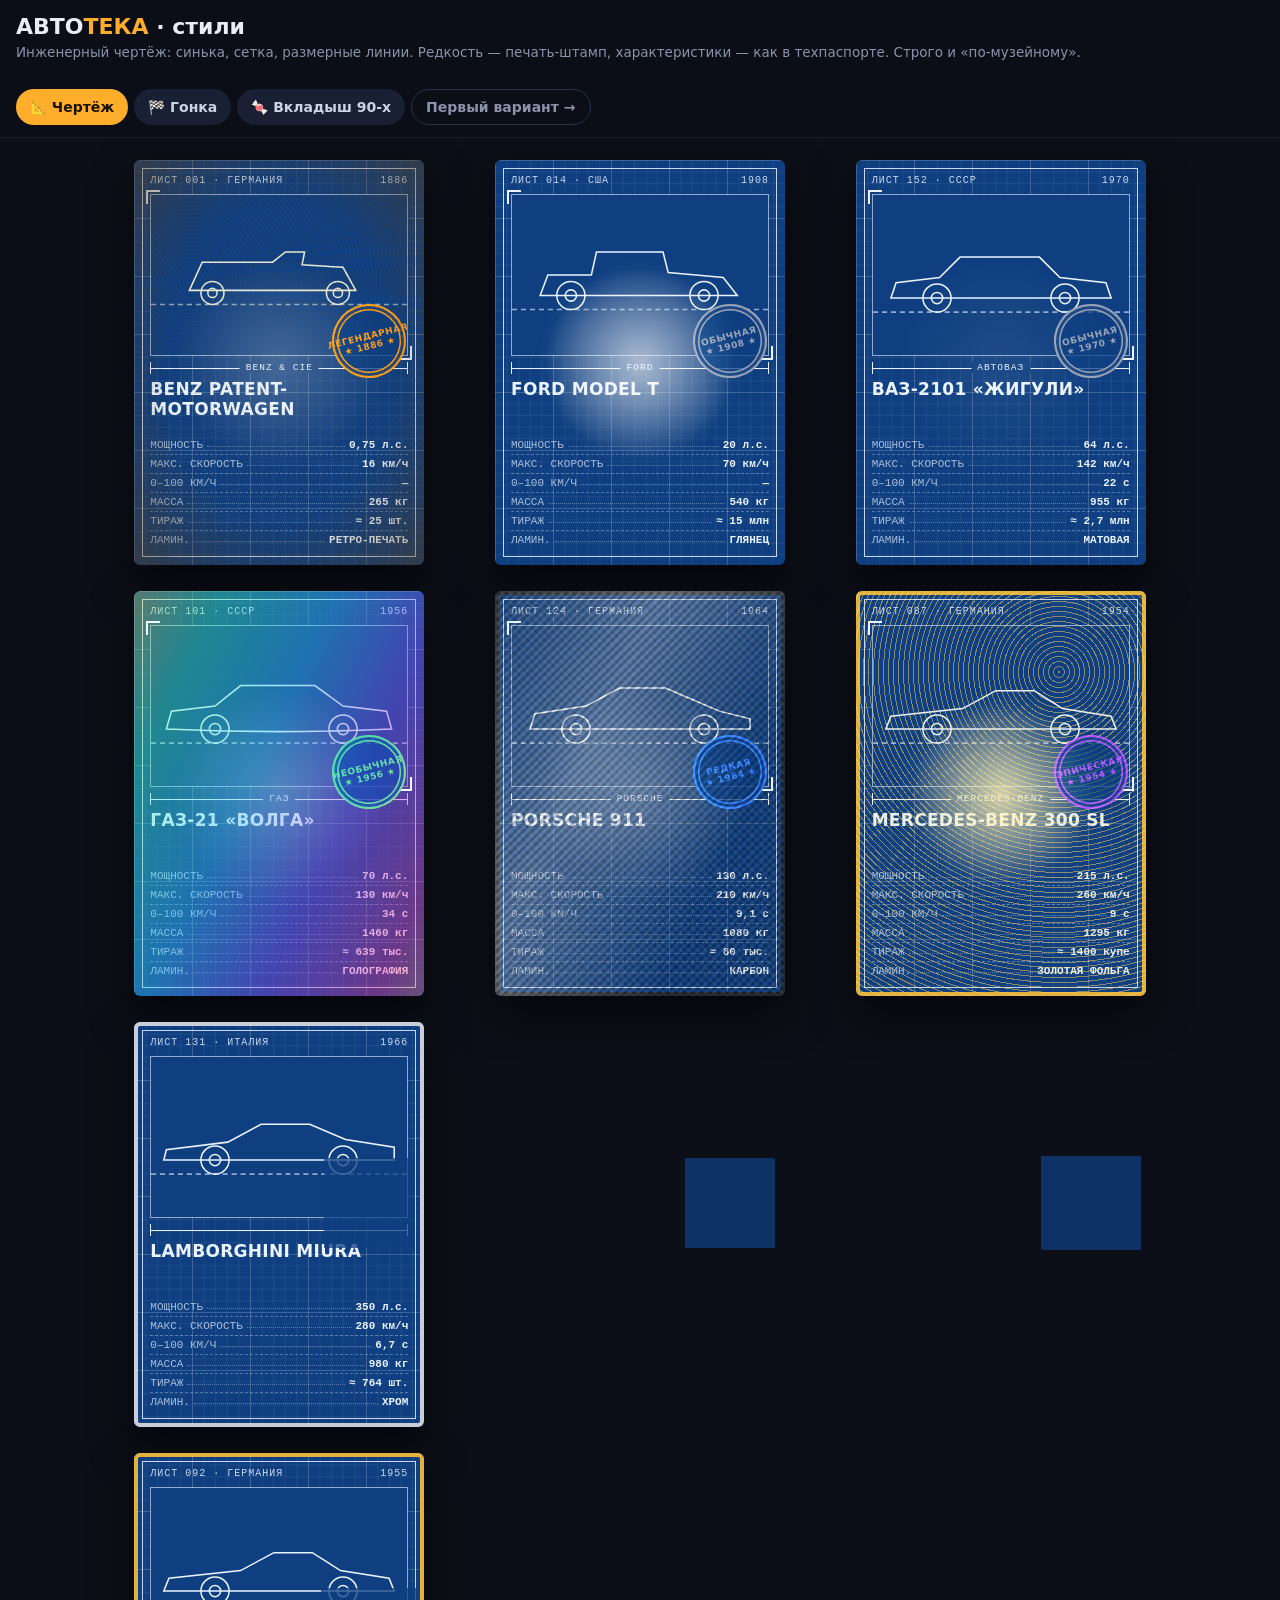
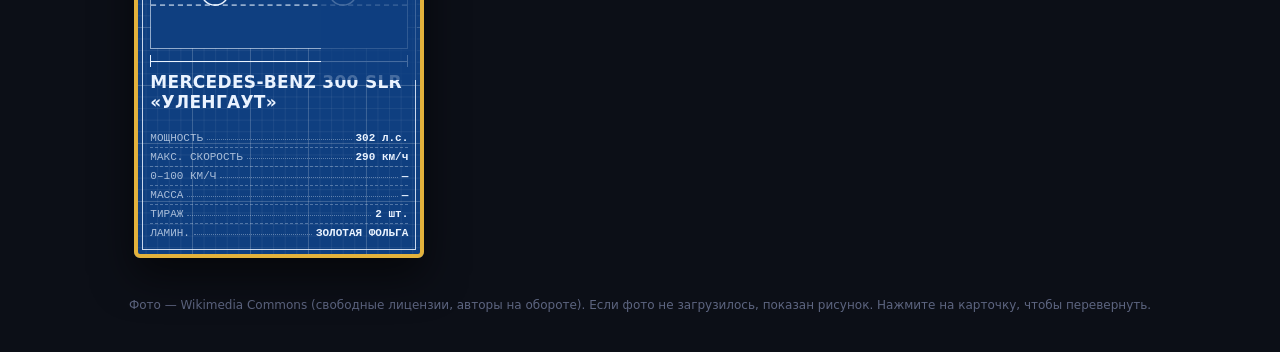
<file: avtoteka/styles/index.html>
<!DOCTYPE html>
<html lang="ru">
<head>
<meta charset="utf-8">
<meta name="viewport" content="width=device-width,initial-scale=1,viewport-fit=cover">
<meta name="apple-mobile-web-app-capable" content="yes">
<meta name="apple-mobile-web-app-status-bar-style" content="black-translucent">
<meta name="theme-color" content="#0c0f17">
<title>Автотека — варианты стилей</title>
<style>
  * { box-sizing:border-box; }
  html,body { margin:0; background:#0c0f17; color:#e9ecf5; font-family:-apple-system,BlinkMacSystemFont,system-ui,sans-serif; -webkit-tap-highlight-color:transparent; }
  header { position:relative; z-index:50; padding:calc(env(safe-area-inset-top) + 14px) 16px 12px; background:rgba(12,15,23,.92); -webkit-backdrop-filter:blur(12px); backdrop-filter:blur(12px); border-bottom:1px solid rgba(255,255,255,.06); }
  h1 { margin:0 0 4px; font-size:22px; font-weight:900; } h1 span { color:#ffae2b; }
  .desc { color:#8b93ab; font-size:13.5px; margin:0 0 10px; min-height:36px; line-height:1.35; }
  .tabs { display:flex; gap:6px; overflow-x:auto; scrollbar-width:none; }
  .tabs::-webkit-scrollbar { display:none; }
  .tab { flex:none; border:0; border-radius:20px; padding:9px 14px; font:700 14px -apple-system,system-ui,sans-serif; background:#1a2033; color:#cdd3e6; cursor:pointer; }
  .tab.on { background:#ffae2b; color:#1a1200; }
  .tab.link { background:transparent; border:1px solid #2a3150; color:#8b93ab; text-decoration:none; display:inline-flex; align-items:center; }
  #tilt { margin-top:10px; font:700 13px -apple-system,system-ui,sans-serif; color:#0c0f17; background:#38d1ff; border:0; border-radius:10px; padding:9px 14px; display:none; }
  main { display:grid; grid-template-columns:repeat(auto-fill,minmax(290px,1fr)); gap:26px 18px; padding:22px 18px calc(env(safe-area-inset-bottom) + 40px); max-width:1100px; margin:0 auto; justify-items:center; }
  footer { color:#5d6580; font-size:12px; text-align:center; padding:0 20px 40px; }

  /* ---------- shared card mechanics ---------- */
  .card { --mx:.5; --my:.5; --rx:0deg; --ry:0deg; --rc:#9aa3b5; width:290px; aspect-ratio:63/88; perspective:900px; cursor:pointer; touch-action:pan-y; }
  .inner { position:relative; width:100%; height:100%; transform-style:preserve-3d; transition:transform .6s cubic-bezier(.2,.8,.2,1); transform:rotateX(var(--rx)) rotateY(var(--ry)); }
  .card.flipped .inner { transform:rotateX(var(--rx)) rotateY(calc(180deg + var(--ry))); }
  .face { position:absolute; inset:0; overflow:hidden; backface-visibility:hidden; -webkit-backface-visibility:hidden; box-shadow:0 18px 40px rgba(0,0,0,.55); }
  .back { transform:rotateY(180deg); }
  .ph { position:absolute; inset:0; overflow:hidden; }
  .ph img, .ph svg { position:absolute; inset:0; width:100%; height:100%; object-fit:cover; }
  .ph img { opacity:0; transition:opacity .5s; } .ph img.ok { opacity:1; }
  .fx, .glare { position:absolute; inset:0; pointer-events:none; z-index:20; }
  .glare { background:radial-gradient(circle at calc(var(--mx)*100%) calc(var(--my)*100%), rgba(255,255,255,.22), transparent 42%); mix-blend-mode:overlay; }
  .r-common { --rc:#9aa3b5; } .r-uncommon { --rc:#3fc46e; } .r-rare { --rc:#3d8bff; } .r-epic { --rc:#a855ff; } .r-legend { --rc:#ff9f1a; } .r-unique { --rc:#ff3d63; }

  /* lamination overlays (style-independent) */
  .l-gloss .fx { background:radial-gradient(circle at calc(var(--mx)*100%) calc(var(--my)*100%), rgba(255,255,255,.55), transparent 38%); mix-blend-mode:soft-light; }
  .l-holo .fx, .l-num .fx { background:repeating-linear-gradient(115deg,#ff2d95 0%,#ffcf3a 6%,#3dffb0 12%,#38c8ff 18%,#9a4dff 24%,#ff2d95 30%);
    background-size:400% 400%; background-position:calc(var(--mx)*100%) calc(var(--my)*100%); mix-blend-mode:color-dodge; opacity:.38; }
  .l-chrome .fx { background:linear-gradient(110deg,transparent 20%,rgba(255,255,255,.85) 32%,transparent 42%,transparent 58%,rgba(255,255,255,.6) 66%,transparent 76%);
    background-size:300% 300%; background-position:calc(var(--mx)*100%) calc(var(--my)*100%); mix-blend-mode:overlay; }
  .l-chrome .face { outline:4px solid #c9ced9; outline-offset:-4px; }
  .l-gold .fx { background:radial-gradient(circle at calc(var(--mx)*100%) calc(var(--my)*100%), rgba(255,236,150,.75), transparent 36%),
      repeating-radial-gradient(circle at 70% 20%, rgba(255,215,90,.5) 0 1px, transparent 1px 5px); mix-blend-mode:overlay; }
  .l-gold .face { outline:4px solid #e3b23c; outline-offset:-4px; }
  .l-carbon .fx { background:repeating-linear-gradient(45deg,rgba(255,255,255,.05) 0 3px,transparent 3px 6px),repeating-linear-gradient(-45deg,rgba(0,0,0,.25) 0 3px,transparent 3px 6px),
      linear-gradient(115deg,transparent 30%,rgba(255,255,255,.3) 45%,transparent 58%); background-size:auto,auto,300% 300%;
    background-position:0 0,0 0,calc(var(--mx)*100%) calc(var(--my)*100%); mix-blend-mode:overlay; }
  .l-carbon .face { outline:4px solid #26292f; outline-offset:-4px; }
  .l-retro .ph img, .l-retro .ph svg { filter:sepia(.9) contrast(1.05) brightness(.92); }
  .l-retro .fx { background:repeating-radial-gradient(circle at 20% 30%, rgba(120,80,20,.12) 0 1px, transparent 1px 4px), radial-gradient(ellipse at center, transparent 55%, rgba(90,55,10,.45)); mix-blend-mode:multiply; }
  .l-matte .ph img { filter:saturate(.8) contrast(.95); } .l-matte .glare { opacity:.3; }
  .stamp { position:absolute; z-index:25; transform:rotate(-8deg); font:900 12px -apple-system,system-ui,sans-serif; letter-spacing:1px; padding:4px 8px; border-radius:6px; color:#fff;
    background:linear-gradient(135deg,#ff2d95,#ffcf3a,#3dffb0,#38c8ff,#9a4dff); box-shadow:0 2px 10px rgba(0,0,0,.5); }

  /* ================= STYLE 1: ЧЕРТЁЖ ================= */
  .s-bp .face { border-radius:6px; background:#0f3f80;
    background-image:linear-gradient(rgba(255,255,255,.14) 1px,transparent 1px),linear-gradient(90deg,rgba(255,255,255,.14) 1px,transparent 1px),
      linear-gradient(rgba(255,255,255,.06) 1px,transparent 1px),linear-gradient(90deg,rgba(255,255,255,.06) 1px,transparent 1px);
    background-size:58px 58px,58px 58px,11.6px 11.6px,11.6px 11.6px; color:#eaf3ff; font-family:"SF Mono",Menlo,Consolas,monospace; }
  .s-bp .bd { position:absolute; inset:8px; border:1.5px solid rgba(234,243,255,.85); }
  .s-bp .hd { position:absolute; left:16px; right:16px; top:15px; display:flex; justify-content:space-between; font-size:10px; letter-spacing:1px; opacity:.85; }
  .s-bp .phw { position:absolute; left:16px; right:16px; top:34px; height:40%; border:1px solid rgba(234,243,255,.6); }
  .s-bp .ph { background:#0f3f80; }
  .s-bp .ph img { filter:grayscale(1) contrast(1.25) brightness(1.15); mix-blend-mode:screen; }
  .s-bp .phw::before, .s-bp .phw::after { content:""; position:absolute; width:12px; height:12px; border:2px solid #eaf3ff; z-index:3; }
  .s-bp .phw::before { left:-5px; top:-5px; border-right:0; border-bottom:0; } .s-bp .phw::after { right:-5px; bottom:-5px; border-left:0; border-top:0; }
  .s-bp .dim { position:absolute; left:16px; right:16px; top:calc(34px + 40% + 6px); height:12px; border-left:1px solid #eaf3ff; border-right:1px solid #eaf3ff; }
  .s-bp .dim::before { content:""; position:absolute; left:0; right:0; top:6px; border-top:1px solid #eaf3ff; }
  .s-bp .dim span { position:absolute; left:50%; top:0; transform:translateX(-50%); background:#0f3f80; padding:0 6px; font-size:9.5px; letter-spacing:1px; }
  .s-bp .nm { position:absolute; left:16px; right:16px; top:calc(34px + 40% + 24px); font:800 17px -apple-system,system-ui,sans-serif; letter-spacing:.3px; line-height:1.15; text-transform:uppercase; }
  .s-bp .tb { position:absolute; left:16px; right:16px; bottom:16px; font-size:11px; }
  .s-bp .row { display:flex; gap:4px; padding:3px 0; border-bottom:1px dashed rgba(234,243,255,.3); }
  .s-bp .row span:first-child { opacity:.7; } .s-bp .row i { flex:1; border-bottom:1px dotted rgba(234,243,255,.35); margin-bottom:4px; }
  .s-bp .seal { position:absolute; right:18px; top:calc(34px + 40% - 52px); width:74px; height:74px; border-radius:50%; border:2.5px solid var(--rc); color:var(--rc);
    display:flex; align-items:center; justify-content:center; text-align:center; font:900 9px -apple-system,system-ui,sans-serif; letter-spacing:.6px; transform:rotate(-14deg);
    background:rgba(15,63,128,.75); z-index:5; box-shadow:inset 0 0 0 3px rgba(15,63,128,.9), inset 0 0 0 4.5px var(--rc); }
  .s-bp.r-unique .seal { animation:hue 3s linear infinite; } @keyframes hue { to { filter:hue-rotate(360deg); } }
  .s-bp .stamp { right:18px; top:36px; }
  .s-bp .back .txt { position:absolute; inset:22px 20px; font-size:12px; line-height:1.55; }
  .s-bp .back h3 { font:800 15px -apple-system,system-ui,sans-serif; text-transform:uppercase; margin:6px 0 10px; }

  /* ================= STYLE 2: ГОНКА ================= */
  .s-race .face { border-radius:14px; background:#f4f4f2; color:#111; font-family:-apple-system,system-ui,sans-serif; }
  .s-race .ph { clip-path:polygon(0 0,100% 0,100% 82%,0 100%); height:52%; bottom:auto; background:#2a3352; }
  .s-race .ph svg { height:88%; }
  .s-race .liv { position:absolute; left:-20%; right:-20%; top:46%; height:46px; transform:rotate(-8deg); background:var(--rc); z-index:3; box-shadow:0 10px 0 #111, 0 20px 0 #f4f4f2, 0 26px 0 var(--rc); }
  .s-race .num { position:absolute; left:12px; top:12px; width:58px; height:58px; border-radius:50%; background:#fff; border:4px solid #111; z-index:6;
    display:flex; align-items:center; justify-content:center; font:900 italic 22px -apple-system,system-ui,sans-serif; letter-spacing:-1px; }
  .s-race .yr { position:absolute; right:12px; top:14px; z-index:6; font:900 italic 15px -apple-system,system-ui,sans-serif; color:#fff; background:#111; padding:4px 9px; border-radius:6px; transform:skewX(-10deg); }
  .s-race .rt { position:absolute; left:14px; top:calc(46% + 13px); z-index:6; color:#fff; font:900 italic 12px -apple-system,system-ui,sans-serif; letter-spacing:1.5px; transform:rotate(-8deg); text-transform:uppercase; text-shadow:0 1px 0 rgba(0,0,0,.3); }
  .s-race .nm { position:absolute; left:14px; right:14px; top:64%; z-index:6; font:900 italic 21px -apple-system,system-ui,sans-serif; line-height:1; text-transform:uppercase; letter-spacing:-.3px; }
  .s-race .mk { font:700 11px -apple-system,system-ui,sans-serif; color:#666; text-transform:uppercase; letter-spacing:1px; margin-top:4px; font-style:normal; }
  .s-race .bars { position:absolute; left:14px; right:14px; bottom:24px; z-index:6; font:800 10px -apple-system,system-ui,sans-serif; }
  .s-race .br { display:grid; grid-template-columns:62px 1fr 64px; align-items:center; gap:6px; margin-top:4px; }
  .s-race .br span:first-child { color:#666; letter-spacing:.8px; }
  .s-race .tr { height:8px; background:#ddd; border-radius:2px; overflow:hidden; transform:skewX(-20deg); }
  .s-race .tr i { display:block; height:100%; background:var(--rc); }
  .s-race .br b { text-align:right; font-size:11px; }
  .s-race .chk { position:absolute; left:0; right:0; bottom:0; height:12px; z-index:6; background:conic-gradient(#111 25%,#fff 0 50%,#111 0 75%,#fff 0) 0 0/12px 12px; }
  .s-race .stamp { right:14px; top:calc(46% - 34px); }
  .s-race .back .txt { position:absolute; inset:20px 18px 26px; font-size:13px; line-height:1.5; z-index:6; }
  .s-race .back h3 { font:900 italic 18px -apple-system,system-ui,sans-serif; text-transform:uppercase; margin:6px 0 10px; }
  .s-race .back .liv { top:auto; bottom:62px; }

  /* ================= STYLE 3: ВКЛАДЫШ 90-х ================= */
  .s-ins .face { border-radius:10px; background:var(--rc); padding:10px; font-family:-apple-system,system-ui,sans-serif; }
  .s-ins .win { position:absolute; inset:10px; border-radius:6px; overflow:hidden; background:#fff; }
  .s-ins .ph { bottom:30%; background:linear-gradient(#7ec8ff,#d6f0ff); }
  .s-ins .ph svg { top:auto; height:80%; }
  .s-ins .dots { position:absolute; inset:0; bottom:30%; background:radial-gradient(rgba(0,0,0,.12) 1px, transparent 1.4px) 0 0/4px 4px; mix-blend-mode:multiply; z-index:2; }
  .s-ins .nb { position:absolute; left:8px; top:8px; z-index:5; width:62px; height:62px; border-radius:50%; background:#ffe600; border:3px solid #e3262b;
    display:flex; align-items:center; justify-content:center; font:900 22px "Arial Black",Impact,-apple-system,sans-serif; color:#e3262b; box-shadow:2px 3px 0 rgba(0,0,0,.35); }
  .s-ins .bn { position:absolute; left:0; right:0; bottom:0; height:30%; background:linear-gradient(180deg,#e3262b,#b3121a); color:#fff; padding:10px 12px; z-index:4; }
  .s-ins .bn::before { content:""; position:absolute; left:0; right:0; top:-10px; height:10px; background:linear-gradient(180deg,transparent,rgba(0,0,0,.25)); }
  .s-ins .nm { font:900 italic 21px "Arial Black",Impact,-apple-system,sans-serif; line-height:1.02; text-transform:uppercase; letter-spacing:-.5px; text-shadow:2px 2px 0 rgba(0,0,0,.35); }
  .s-ins .ln { margin-top:6px; font:800 12px -apple-system,system-ui,sans-serif; display:flex; justify-content:space-between; color:#ffe9a8; }
  .s-ins .stars { position:absolute; right:10px; top:10px; z-index:5; color:#ffe600; font-size:17px; letter-spacing:1px; text-shadow:0 0 3px #000, 1px 1px 0 #000; }
  .s-ins .stamp { right:10px; bottom:calc(30% + 10px); }
  .s-ins .back .win { background:#ffe600; }
  .s-ins .back .txt { position:absolute; inset:16px 16px; color:#2a1400; font-size:13px; line-height:1.48; }
  .s-ins .back h3 { font:900 italic 18px "Arial Black",Impact,-apple-system,sans-serif; text-transform:uppercase; color:#e3262b; margin:4px 0 8px; }
  .s-ins .back .tbl { margin-top:10px; font-weight:800; font-size:12px; }
  .s-ins .back .tbl div { display:flex; justify-content:space-between; border-bottom:2px dotted rgba(0,0,0,.25); padding:3px 0; }

  .credit { font-size:10px; line-height:1.4; opacity:.75; margin-top:12px; word-break:break-word; }
  .credit a { color:inherit; }
</style>
</head>
<body>
<header>
  <h1>АВТО<span>ТЕКА</span> · стили</h1>
  <p class="desc" id="desc"></p>
  <div class="tabs" id="tabs">
    <button class="tab" data-s="bp">📐 Чертёж</button>
    <button class="tab" data-s="race">🏁 Гонка</button>
    <button class="tab" data-s="ins">🍬 Вкладыш 90-х</button>
    <a class="tab link" href="../">Первый вариант →</a>
  </div>
  <button id="tilt">📱 Включить эффект наклона</button>
</header>
<main id="grid"></main>
<footer>Фото — Wikimedia Commons (свободные лицензии, авторы на обороте). Если фото не загрузилось, показан рисунок. Нажмите на карточку, чтобы перевернуть.</footer>

<script>
(() => {
'use strict';
const RAR = { common:'Обычная', uncommon:'Необычная', rare:'Редкая', epic:'Эпическая', legend:'Легендарная', unique:'Уникальная' };
const STARS = { common:'★', uncommon:'★★', rare:'★★★', epic:'★★★★', legend:'★★★★★', unique:'✦✦✦✦✦' };
const LAM = { matte:'Матовая', gloss:'Глянец', holo:'Голография', chrome:'Хром', carbon:'Карбон', retro:'Ретро-печать', gold:'Золотая фольга', num:'Номерная' };
const DESC = {
  bp:'Инженерный чертёж: синька, сетка, размерные линии. Редкость — печать-штамп, характеристики — как в техпаспорте. Строго и «по-музейному».',
  race:'Гоночная ливрея: номер участника, полосы цвета редкости, клетчатый флаг. Характеристики — шкалами, сразу видно, кто сильнее в дуэли.',
  ins:'Ностальгия по вкладышам из жвачек 90-х: большое фото, номер в кружке, звёзды редкости, красная плашка и типографский растр.',
};
const CARS = [
  { n:'001', name:'Benz Patent-Motorwagen', maker:'Benz & Cie', country:'Германия', year:1886, wiki:'Benz_Patent-Motorwagen', body:'veteran3', color:'#3a2a1c', rar:'legend', lam:'retro',
    hp:.75, top:16, acc:null, mass:265, prod:'≈ 25 шт.', fact:'Первый серийный автомобиль с бензиновым двигателем. В 1888 году Берта Бенц проехала на нём больше 100 км, покупая топливо в аптеке.' },
  { n:'014', name:'Ford Model T', maker:'Ford', country:'США', year:1908, wiki:'Ford_Model_T', body:'veteran', color:'#1b1b1b', rar:'common', lam:'gloss',
    hp:20, top:70, acc:null, mass:540, prod:'≈ 15 млн', fact:'С 1913 года её собирали на конвейере, и сборка одной машины сократилась с 12 часов до полутора.' },
  { n:'152', name:'ВАЗ-2101 «Жигули»', maker:'АвтоВАЗ', country:'СССР', year:1970, wiki:'VAZ-2101', body:'sedan', color:'#c9473a', rar:'common', lam:'matte',
    hp:64, top:142, acc:22, mass:955, prod:'≈ 2,7 млн', fact:'«Копейка» создана на основе Fiat 124 и переделана под советские дороги и морозы — больше восьмисот изменений.' },
  { n:'101', name:'ГАЗ-21 «Волга»', maker:'ГАЗ', country:'СССР', year:1956, wiki:'GAZ-21', body:'sedan50', color:'#e8e2d0', rar:'uncommon', lam:'holo',
    hp:70, top:130, acc:34, mass:1460, prod:'≈ 639 тыс.', fact:'Символ советского достатка. На капоте ранних машин — фигурка прыгающего оленя.' },
  { n:'124', name:'Porsche 911', maker:'Porsche', country:'Германия', year:1964, wiki:'Porsche_911_(classic)', body:'coupe911', color:'#d8b23a', rar:'rare', lam:'carbon',
    hp:130, top:210, acc:9.1, mass:1080, prod:'≈ 80 тыс.', fact:'Сначала модель называлась 901, но Peugeot заявила права на трёхзначные названия с нулём посередине.' },
  { n:'087', name:'Mercedes-Benz 300 SL', maker:'Mercedes-Benz', country:'Германия', year:1954, wiki:'Mercedes-Benz_300_SL', body:'coupe', color:'#b9bec6', rar:'epic', lam:'gold',
    hp:215, top:260, acc:9, mass:1295, prod:'≈ 1400 купе', fact:'Двери «крыло чайки» появились из-за высокого трубчатого каркаса: обычным дверям не хватало места.' },
  { n:'131', name:'Lamborghini Miura', maker:'Lamborghini', country:'Италия', year:1966, wiki:'Lamborghini_Miura', body:'mid', color:'#f08a1c', rar:'epic', lam:'chrome',
    hp:350, top:280, acc:6.7, mass:980, prod:'≈ 764 шт.', fact:'Её называют первым суперкаром: V12 стоит поперёк прямо за спинами водителя и пассажира.' },
  { n:'198', name:'Bugatti Chiron', maker:'Bugatti', country:'Франция', year:2016, wiki:'Bugatti_Chiron', body:'hyper', color:'#1d3f8a', rar:'epic', lam:'holo',
    hp:1500, top:420, acc:2.4, mass:1995, prod:'500 шт.', fact:'В 2019 году доработанный Chiron первым из серийных машин превысил 300 миль в час — 490 км/ч.' },
  { n:'118', name:'Ferrari 250 GTO', maker:'Ferrari', country:'Италия', year:1962, wiki:'Ferrari_250_GTO', body:'coupe', color:'#c8102e', rar:'legend', lam:'num', serial:'№ 07/100',
    hp:300, top:280, acc:5.8, mass:880, prod:'36 шт.', fact:'Энцо Феррари лично одобрял каждого покупателя. В 2018 году экземпляр ушёл с аукциона за 48 млн долларов.' },
  { n:'092', name:'Mercedes-Benz 300 SLR «Уленгаут»', maker:'Mercedes-Benz', country:'Германия', year:1955, wiki:'Mercedes-Benz_300_SLR', body:'coupe', color:'#c3c7cd', rar:'unique', lam:'gold',
    hp:302, top:290, acc:null, mass:null, prod:'2 шт.', fact:'Инженер Рудольф Уленгаут ездил на этой гоночной машине на работу. В 2022 году её продали за 135 млн евро — дороже любого автомобиля в истории.' },
];
const BODY = {
  veteran3:'M30 52 L40 30 L95 30 L105 22 L120 22 L118 32 L150 34 L160 52 Z', veteran:'M22 56 L28 40 L62 40 L66 22 L118 22 L122 38 L165 42 L176 56 Z',
  sedan:'M14 58 L18 46 L52 42 L68 26 L130 26 L146 42 L182 46 L186 58 Z', sedan50:'M12 58 L16 44 L50 40 L70 24 L128 24 L150 40 L184 44 L188 58 Q100 62 12 58 Z',
  coupe911:'M14 58 L18 46 L58 40 L84 26 L120 26 L162 44 L186 50 L186 58 Z', coupe:'M10 58 L14 48 L70 42 L96 28 L126 28 L148 42 L186 48 L190 58 Z',
  mid:'M10 58 L12 50 L60 44 L86 30 L124 30 L152 42 L190 48 L190 58 Z', hyper:'M8 58 L12 48 L56 44 L84 30 L128 30 L160 42 L192 48 L192 58 Z',
};
const WHEELS = { veteran3:[[48,54,9],[146,54,9]], veteran:[[46,56,11],[150,56,11]] };
function silhouette(c, mode) {
  const w = WHEELS[c.body] || [[50,58,11],[150,58,11]];
  if (mode === 'line') {
    return `<svg viewBox="0 0 200 80" preserveAspectRatio="xMidYMid meet" xmlns="http://www.w3.org/2000/svg"><g fill="none" stroke="#eaf3ff" stroke-width="1.2">
      <path d="${BODY[c.body]}"/>${w.map(([x,y,r]) => `<circle cx="${x}" cy="${y}" r="${r}"/><circle cx="${x}" cy="${y}" r="${r*.4}"/>`).join('')}
      <line x1="0" y1="${w[0][1]+w[0][2]}" x2="200" y2="${w[0][1]+w[0][2]}" stroke-dasharray="4 3" opacity=".6"/></g></svg>`;
  }
  const sky = mode === 'sky';
  return `<svg viewBox="-25 -38 250 120" preserveAspectRatio="xMidYMax meet" xmlns="http://www.w3.org/2000/svg">
    ${sky ? '<rect x="-400" y="68" width="1000" height="200" fill="#8f9399"/>' : `<rect x="-400" y="-300" width="1000" height="368" fill="#2a3352"/><rect x="-400" y="68" width="1000" height="200" fill="#141a2b"/>`}
    <path d="${BODY[c.body]}" fill="${c.color}" stroke="rgba(0,0,0,.35)" stroke-width="1"/>
    ${w.map(([x,y,r]) => `<circle cx="${x}" cy="${y}" r="${r}" fill="#0b0d12"/><circle cx="${x}" cy="${y}" r="${r*.45}" fill="#9aa1b0"/>`).join('')}</svg>`;
}
const photoCache = {};
function getPhoto(c) {
  if (photoCache[c.wiki]) return photoCache[c.wiki];
  photoCache[c.wiki] = (async () => {
    const r = await fetch('https://en.wikipedia.org/api/rest_v1/page/summary/' + encodeURIComponent(c.wiki) + '?redirect=true');
    if (!r.ok) throw 0;
    const j = await r.json(); let src = j.thumbnail && j.thumbnail.source;
    if (!src || src.includes('/wikipedia/en/')) throw 0;
    const big = src.replace(/\/(\d+)px-/, '/800px-');
    const m = src.match(/\/commons\/thumb\/[0-9a-f]\/[0-9a-f]{2}\/([^/]+)\//);
    let credit = 'Фото: Wikimedia Commons';
    if (m) {
      const file = decodeURIComponent(m[1]), page = 'https://commons.wikimedia.org/wiki/File:' + encodeURIComponent(file);
      credit = 'Фото: <a href="' + page + '" target="_blank" rel="noopener">Wikimedia Commons</a>';
      try {
        const q = await (await fetch('https://commons.wikimedia.org/w/api.php?action=query&format=json&origin=*&prop=imageinfo&iiprop=extmetadata&titles=File:' + encodeURIComponent(file))).json();
        const md = Object.values(q.query.pages)[0].imageinfo[0].extmetadata, strip = s => (s || '').replace(/<[^>]*>/g, '').trim().slice(0, 70);
        credit = 'Фото: ' + (strip(md.Artist && md.Artist.value) || 'автор не указан') + ', ' + strip(md.LicenseShortName && md.LicenseShortName.value) + ' · <a href="' + page + '" target="_blank" rel="noopener">Commons</a>';
      } catch (e) {}
    }
    return { big, small: src, credit };
  })();
  photoCache[c.wiki].catch(() => {});
  return photoCache[c.wiki];
}
const fmt = v => v == null ? '—' : String(v).replace('.', ',');
const hpTxt = c => fmt(c.hp) + ' л.с.', topTxt = c => fmt(c.top) + ' км/ч', accTxt = c => c.acc == null ? '—' : fmt(c.acc) + ' с', massTxt = c => c.mass == null ? '—' : c.mass + ' кг';

function tplBp(c) {
  return `<div class="face front"><div class="bd"></div>
    <div class="hd"><span>ЛИСТ ${c.n} · ${c.country.toUpperCase()}</span><span>${c.year}</span></div>
    <div class="phw"><div class="ph">${silhouette(c, 'line')}<img alt=""></div></div>
    <div class="seal"><div>${RAR[c.rar].toUpperCase()}<br>★ ${c.year} ★</div></div>
    <div class="dim"><span>${c.maker.toUpperCase()}</span></div>
    <div class="nm">${c.name}</div>
    <div class="tb">
      <div class="row"><span>МОЩНОСТЬ</span><i></i><b>${hpTxt(c)}</b></div>
      <div class="row"><span>МАКС. СКОРОСТЬ</span><i></i><b>${topTxt(c)}</b></div>
      <div class="row"><span>0–100 КМ/Ч</span><i></i><b>${accTxt(c)}</b></div>
      <div class="row"><span>МАССА</span><i></i><b>${massTxt(c)}</b></div>
      <div class="row"><span>ТИРАЖ</span><i></i><b>${c.prod}</b></div>
      <div class="row" style="border:0"><span>ЛАМИН.</span><i></i><b>${LAM[c.lam].toUpperCase()}</b></div>
    </div>${c.serial ? `<div class="stamp">${c.serial}</div>` : ''}<div class="fx"></div><div class="glare"></div></div>
  <div class="face back"><div class="bd"></div><div class="txt"><div style="opacity:.7;font-size:10px">ЛИСТ ${c.n} · ПОЯСНИТЕЛЬНАЯ ЗАПИСКА</div>
    <h3>${c.name}</h3><div>${c.fact}</div><div class="credit">Фото не загрузилось — показан чертёж.</div></div><div class="fx"></div></div>`;
}
function bar(v) { return `<span class="tr"><i style="width:${Math.max(3, Math.min(100, v * 100))}%"></i></span>`; }
function tplRace(c) {
  const p = Math.log10(c.hp + 1) / Math.log10(1501), s = c.top / 420, a = c.acc == null ? 0 : 1 - (c.acc - 2) / 34;
  return `<div class="face front"><div class="ph">${silhouette(c)}<img alt=""></div>
    <div class="liv"></div><div class="num">${c.n}</div><div class="yr">${c.year}</div><div class="rt">${RAR[c.rar]} · ${c.country}</div>
    <div class="nm">${c.name}<div class="mk">${c.maker} · ${LAM[c.lam]}</div></div>
    <div class="bars">
      <div class="br"><span>МОЩНОСТЬ</span>${bar(p)}<b>${hpTxt(c)}</b></div>
      <div class="br"><span>СКОРОСТЬ</span>${bar(s)}<b>${topTxt(c)}</b></div>
      <div class="br"><span>РАЗГОН</span>${bar(a)}<b>${accTxt(c)}</b></div>
    </div><div class="chk"></div>${c.serial ? `<div class="stamp">${c.serial}</div>` : ''}<div class="fx"></div><div class="glare"></div></div>
  <div class="face back"><div class="liv"></div><div class="chk"></div><div class="txt"><div style="font-weight:800;color:#666;font-size:11px;letter-spacing:1px">#${c.n} · ${c.year} · ${c.country.toUpperCase()}</div>
    <h3>${c.name}</h3><div>${c.fact}</div><div style="margin-top:8px;font-weight:700">Тираж: ${c.prod} · Масса: ${massTxt(c)}</div><div class="credit">Фото не загрузилось — показан рисунок.</div></div><div class="fx"></div></div>`;
}
function tplIns(c) {
  return `<div class="face front"><div class="win"><div class="ph">${silhouette(c, 'sky')}<img alt=""></div><div class="dots"></div>
    <div class="nb">${c.n}</div><div class="stars">${STARS[c.rar]}</div>
    <div class="bn"><div class="nm">${c.name}</div><div class="ln"><span>${hpTxt(c)}</span><span>${topTxt(c)}</span><span>${c.year}</span></div></div>
    ${c.serial ? `<div class="stamp">${c.serial}</div>` : ''}</div><div class="fx"></div><div class="glare"></div></div>
  <div class="face back"><div class="win"><div class="txt"><div style="font-weight:900">№ ${c.n} · ${RAR[c.rar].toUpperCase()} · ${LAM[c.lam].toUpperCase()}</div>
    <h3>${c.name}</h3><div>${c.fact}</div>
    <div class="tbl"><div><span>Страна</span><span>${c.country}</span></div><div><span>0–100 км/ч</span><span>${accTxt(c)}</span></div><div><span>Масса</span><span>${massTxt(c)}</span></div><div><span>Тираж</span><span>${c.prod}</span></div></div>
    <div class="credit">Фото не загрузилось — показан рисунок.</div></div></div><div class="fx"></div></div>`;
}
const TPL = { bp: tplBp, race: tplRace, ins: tplIns };

const grid = document.getElementById('grid');
let style = (location.hash || '').slice(1); if (!TPL[style]) style = 'bp';
function render() {
  document.getElementById('desc').textContent = DESC[style];
  for (const t of document.querySelectorAll('.tab[data-s]')) t.classList.toggle('on', t.dataset.s === style);
  grid.innerHTML = '';
  for (const c of CARS) {
    const el = document.createElement('div');
    el.className = 'card s-' + style + ' r-' + c.rar + ' l-' + c.lam;
    el.innerHTML = '<div class="inner">' + TPL[style](c) + '</div>';
    grid.appendChild(el);
    const img = el.querySelector('img'), credit = el.querySelector('.credit');
    getPhoto(c).then(ph => { img.onload = () => img.classList.add('ok'); img.onerror = () => { if (img.src !== ph.small) img.src = ph.small; }; img.src = ph.big; credit.innerHTML = ph.credit; }).catch(() => {});
    const set = (mx, my) => { el.style.setProperty('--mx', mx.toFixed(3)); el.style.setProperty('--my', my.toFixed(3));
      el.style.setProperty('--ry', ((mx - .5) * 18).toFixed(2) + 'deg'); el.style.setProperty('--rx', ((.5 - my) * 14).toFixed(2) + 'deg'); };
    el.addEventListener('pointermove', e => { const r = el.getBoundingClientRect(); set((e.clientX - r.left) / r.width, (e.clientY - r.top) / r.height); el.dataset.p = '1'; });
    el.addEventListener('pointerleave', () => { delete el.dataset.p; set(.5, .5); });
    el.addEventListener('click', e => { if (e.target.closest('a')) return; el.classList.toggle('flipped'); });
  }
}
for (const t of document.querySelectorAll('.tab[data-s]')) t.addEventListener('click', () => { style = t.dataset.s; history.replaceState(null, '', '#' + style); render(); window.scrollTo({ top: 0 }); });
window.addEventListener('hashchange', () => { const s = location.hash.slice(1); if (TPL[s] && s !== style) { style = s; render(); } });
render();

const btn = document.getElementById('tilt');
function onOrient(e) {
  const g = Math.max(-35, Math.min(35, e.gamma || 0)), b = Math.max(10, Math.min(80, e.beta || 45)), mx = (g + 35) / 70, my = (b - 10) / 70;
  for (const el of grid.children) { if (el.dataset.p) continue;
    el.style.setProperty('--mx', mx.toFixed(3)); el.style.setProperty('--my', my.toFixed(3));
    el.style.setProperty('--ry', ((mx - .5) * 16).toFixed(2) + 'deg'); el.style.setProperty('--rx', ((.5 - my) * 10).toFixed(2) + 'deg'); }
}
if (window.DeviceOrientationEvent) {
  if (typeof DeviceOrientationEvent.requestPermission === 'function') {
    btn.style.display = 'inline-block';
    btn.addEventListener('click', async () => { try { if (await DeviceOrientationEvent.requestPermission() === 'granted') { window.addEventListener('deviceorientation', onOrient); btn.style.display = 'none'; } } catch (e) { btn.textContent = 'Наклон недоступен — водите пальцем'; } });
  } else window.addEventListener('deviceorientation', onOrient);
}
})();
</script>
</body>
</html>
</file>
